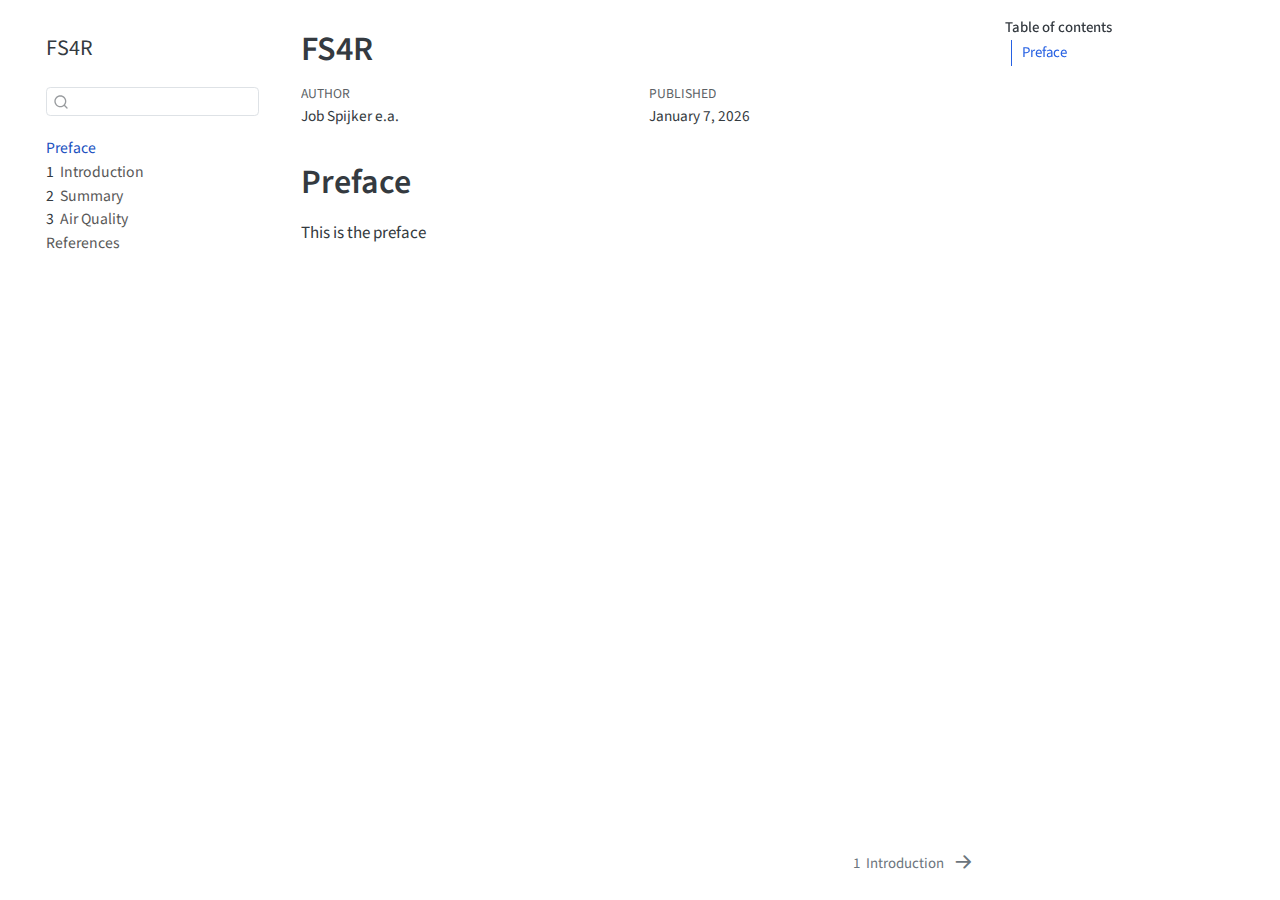
<file: index.html>
<!DOCTYPE html>
<html xmlns="http://www.w3.org/1999/xhtml" lang="en" xml:lang="en"><head>

<meta charset="utf-8">
<meta name="generator" content="quarto-1.8.26">

<meta name="viewport" content="width=device-width, initial-scale=1.0, user-scalable=yes">

<meta name="author" content="Job Spijker e.a.">
<meta name="dcterms.date" content="2026-01-07">

<title>FS4R</title>
<style>
code{white-space: pre-wrap;}
span.smallcaps{font-variant: small-caps;}
div.columns{display: flex; gap: min(4vw, 1.5em);}
div.column{flex: auto; overflow-x: auto;}
div.hanging-indent{margin-left: 1.5em; text-indent: -1.5em;}
ul.task-list{list-style: none;}
ul.task-list li input[type="checkbox"] {
  width: 0.8em;
  margin: 0 0.8em 0.2em -1em; /* quarto-specific, see https://github.com/quarto-dev/quarto-cli/issues/4556 */ 
  vertical-align: middle;
}
</style>


<script src="site_libs/quarto-nav/quarto-nav.js"></script>
<script src="site_libs/quarto-nav/headroom.min.js"></script>
<script src="site_libs/clipboard/clipboard.min.js"></script>
<script src="site_libs/quarto-search/autocomplete.umd.js"></script>
<script src="site_libs/quarto-search/fuse.min.js"></script>
<script src="site_libs/quarto-search/quarto-search.js"></script>
<meta name="quarto:offset" content="./">
<link href="./intro.html" rel="next">
<script src="site_libs/quarto-html/quarto.js" type="module"></script>
<script src="site_libs/quarto-html/tabsets/tabsets.js" type="module"></script>
<script src="site_libs/quarto-html/axe/axe-check.js" type="module"></script>
<script src="site_libs/quarto-html/popper.min.js"></script>
<script src="site_libs/quarto-html/tippy.umd.min.js"></script>
<script src="site_libs/quarto-html/anchor.min.js"></script>
<link href="site_libs/quarto-html/tippy.css" rel="stylesheet">
<link href="site_libs/quarto-html/quarto-syntax-highlighting-587c61ba64f3a5504c4d52d930310e48.css" rel="stylesheet" id="quarto-text-highlighting-styles">
<script src="site_libs/bootstrap/bootstrap.min.js"></script>
<link href="site_libs/bootstrap/bootstrap-icons.css" rel="stylesheet">
<link href="site_libs/bootstrap/bootstrap-0dd2bd5de344125cf763a379ddc3eb04.min.css" rel="stylesheet" append-hash="true" id="quarto-bootstrap" data-mode="light">
<script id="quarto-search-options" type="application/json">{
  "location": "sidebar",
  "copy-button": false,
  "collapse-after": 3,
  "panel-placement": "start",
  "type": "textbox",
  "limit": 50,
  "keyboard-shortcut": [
    "f",
    "/",
    "s"
  ],
  "show-item-context": false,
  "language": {
    "search-no-results-text": "No results",
    "search-matching-documents-text": "matching documents",
    "search-copy-link-title": "Copy link to search",
    "search-hide-matches-text": "Hide additional matches",
    "search-more-match-text": "more match in this document",
    "search-more-matches-text": "more matches in this document",
    "search-clear-button-title": "Clear",
    "search-text-placeholder": "",
    "search-detached-cancel-button-title": "Cancel",
    "search-submit-button-title": "Submit",
    "search-label": "Search"
  }
}</script>


</head>

<body class="nav-sidebar floating quarto-light">

<div id="quarto-search-results"></div>
  <header id="quarto-header" class="headroom fixed-top">
  <nav class="quarto-secondary-nav">
    <div class="container-fluid d-flex">
      <button type="button" class="quarto-btn-toggle btn" data-bs-toggle="collapse" role="button" data-bs-target=".quarto-sidebar-collapse-item" aria-controls="quarto-sidebar" aria-expanded="false" aria-label="Toggle sidebar navigation" onclick="if (window.quartoToggleHeadroom) { window.quartoToggleHeadroom(); }">
        <i class="bi bi-layout-text-sidebar-reverse"></i>
      </button>
        <nav class="quarto-page-breadcrumbs" aria-label="breadcrumb"><ol class="breadcrumb"><li class="breadcrumb-item"><a href="./index.html">Preface</a></li></ol></nav>
        <a class="flex-grow-1" role="navigation" data-bs-toggle="collapse" data-bs-target=".quarto-sidebar-collapse-item" aria-controls="quarto-sidebar" aria-expanded="false" aria-label="Toggle sidebar navigation" onclick="if (window.quartoToggleHeadroom) { window.quartoToggleHeadroom(); }">      
        </a>
      <button type="button" class="btn quarto-search-button" aria-label="Search" onclick="window.quartoOpenSearch();">
        <i class="bi bi-search"></i>
      </button>
    </div>
  </nav>
</header>
<!-- content -->
<div id="quarto-content" class="quarto-container page-columns page-rows-contents page-layout-article">
<!-- sidebar -->
  <nav id="quarto-sidebar" class="sidebar collapse collapse-horizontal quarto-sidebar-collapse-item sidebar-navigation floating overflow-auto">
    <div class="pt-lg-2 mt-2 text-left sidebar-header">
    <div class="sidebar-title mb-0 py-0">
      <a href="./">FS4R</a> 
    </div>
      </div>
        <div class="mt-2 flex-shrink-0 align-items-center">
        <div class="sidebar-search">
        <div id="quarto-search" class="" title="Search"></div>
        </div>
        </div>
    <div class="sidebar-menu-container"> 
    <ul class="list-unstyled mt-1">
        <li class="sidebar-item">
  <div class="sidebar-item-container"> 
  <a href="./index.html" class="sidebar-item-text sidebar-link active">
 <span class="menu-text">Preface</span></a>
  </div>
</li>
        <li class="sidebar-item">
  <div class="sidebar-item-container"> 
  <a href="./intro.html" class="sidebar-item-text sidebar-link">
 <span class="menu-text"><span class="chapter-number">1</span>&nbsp; <span class="chapter-title">Introduction</span></span></a>
  </div>
</li>
        <li class="sidebar-item">
  <div class="sidebar-item-container"> 
  <a href="./summary.html" class="sidebar-item-text sidebar-link">
 <span class="menu-text"><span class="chapter-number">2</span>&nbsp; <span class="chapter-title">Summary</span></span></a>
  </div>
</li>
        <li class="sidebar-item">
  <div class="sidebar-item-container"> 
  <a href="./00-chapter.html" class="sidebar-item-text sidebar-link">
 <span class="menu-text"><span class="chapter-number">3</span>&nbsp; <span class="chapter-title">Air Quality</span></span></a>
  </div>
</li>
        <li class="sidebar-item">
  <div class="sidebar-item-container"> 
  <a href="./references.html" class="sidebar-item-text sidebar-link">
 <span class="menu-text">References</span></a>
  </div>
</li>
    </ul>
    </div>
</nav>
<div id="quarto-sidebar-glass" class="quarto-sidebar-collapse-item" data-bs-toggle="collapse" data-bs-target=".quarto-sidebar-collapse-item"></div>
<!-- margin-sidebar -->
    <div id="quarto-margin-sidebar" class="sidebar margin-sidebar">
        <nav id="TOC" role="doc-toc" class="toc-active">
    <h2 id="toc-title">Table of contents</h2>
   
  <ul>
  <li><a href="#preface" id="toc-preface" class="nav-link active" data-scroll-target="#preface">Preface</a></li>
  </ul>
</nav>
    </div>
<!-- main -->
<main class="content" id="quarto-document-content">

<header id="title-block-header" class="quarto-title-block default">
<div class="quarto-title">
<h1 class="title">FS4R</h1>
</div>



<div class="quarto-title-meta">

    <div>
    <div class="quarto-title-meta-heading">Author</div>
    <div class="quarto-title-meta-contents">
             <p>Job Spijker e.a. </p>
          </div>
  </div>
    
    <div>
    <div class="quarto-title-meta-heading">Published</div>
    <div class="quarto-title-meta-contents">
      <p class="date">January 7, 2026</p>
    </div>
  </div>
  
    
  </div>
  


</header>


<section id="preface" class="level1 unnumbered">
<h1 class="unnumbered">Preface</h1>
<p>This is the preface</p>


</section>

</main> <!-- /main -->
<script id="quarto-html-after-body" type="application/javascript">
  window.document.addEventListener("DOMContentLoaded", function (event) {
    const icon = "";
    const anchorJS = new window.AnchorJS();
    anchorJS.options = {
      placement: 'right',
      icon: icon
    };
    anchorJS.add('.anchored');
    const isCodeAnnotation = (el) => {
      for (const clz of el.classList) {
        if (clz.startsWith('code-annotation-')) {                     
          return true;
        }
      }
      return false;
    }
    const onCopySuccess = function(e) {
      // button target
      const button = e.trigger;
      // don't keep focus
      button.blur();
      // flash "checked"
      button.classList.add('code-copy-button-checked');
      var currentTitle = button.getAttribute("title");
      button.setAttribute("title", "Copied!");
      let tooltip;
      if (window.bootstrap) {
        button.setAttribute("data-bs-toggle", "tooltip");
        button.setAttribute("data-bs-placement", "left");
        button.setAttribute("data-bs-title", "Copied!");
        tooltip = new bootstrap.Tooltip(button, 
          { trigger: "manual", 
            customClass: "code-copy-button-tooltip",
            offset: [0, -8]});
        tooltip.show();    
      }
      setTimeout(function() {
        if (tooltip) {
          tooltip.hide();
          button.removeAttribute("data-bs-title");
          button.removeAttribute("data-bs-toggle");
          button.removeAttribute("data-bs-placement");
        }
        button.setAttribute("title", currentTitle);
        button.classList.remove('code-copy-button-checked');
      }, 1000);
      // clear code selection
      e.clearSelection();
    }
    const getTextToCopy = function(trigger) {
      const outerScaffold = trigger.parentElement.cloneNode(true);
      const codeEl = outerScaffold.querySelector('code');
      for (const childEl of codeEl.children) {
        if (isCodeAnnotation(childEl)) {
          childEl.remove();
        }
      }
      return codeEl.innerText;
    }
    const clipboard = new window.ClipboardJS('.code-copy-button:not([data-in-quarto-modal])', {
      text: getTextToCopy
    });
    clipboard.on('success', onCopySuccess);
    if (window.document.getElementById('quarto-embedded-source-code-modal')) {
      const clipboardModal = new window.ClipboardJS('.code-copy-button[data-in-quarto-modal]', {
        text: getTextToCopy,
        container: window.document.getElementById('quarto-embedded-source-code-modal')
      });
      clipboardModal.on('success', onCopySuccess);
    }
      var localhostRegex = new RegExp(/^(?:http|https):\/\/localhost\:?[0-9]*\//);
      var mailtoRegex = new RegExp(/^mailto:/);
        var filterRegex = new RegExp('/' + window.location.host + '/');
      var isInternal = (href) => {
          return filterRegex.test(href) || localhostRegex.test(href) || mailtoRegex.test(href);
      }
      // Inspect non-navigation links and adorn them if external
     var links = window.document.querySelectorAll('a[href]:not(.nav-link):not(.navbar-brand):not(.toc-action):not(.sidebar-link):not(.sidebar-item-toggle):not(.pagination-link):not(.no-external):not([aria-hidden]):not(.dropdown-item):not(.quarto-navigation-tool):not(.about-link)');
      for (var i=0; i<links.length; i++) {
        const link = links[i];
        if (!isInternal(link.href)) {
          // undo the damage that might have been done by quarto-nav.js in the case of
          // links that we want to consider external
          if (link.dataset.originalHref !== undefined) {
            link.href = link.dataset.originalHref;
          }
        }
      }
    function tippyHover(el, contentFn, onTriggerFn, onUntriggerFn) {
      const config = {
        allowHTML: true,
        maxWidth: 500,
        delay: 100,
        arrow: false,
        appendTo: function(el) {
            return el.parentElement;
        },
        interactive: true,
        interactiveBorder: 10,
        theme: 'quarto',
        placement: 'bottom-start',
      };
      if (contentFn) {
        config.content = contentFn;
      }
      if (onTriggerFn) {
        config.onTrigger = onTriggerFn;
      }
      if (onUntriggerFn) {
        config.onUntrigger = onUntriggerFn;
      }
      window.tippy(el, config); 
    }
    const noterefs = window.document.querySelectorAll('a[role="doc-noteref"]');
    for (var i=0; i<noterefs.length; i++) {
      const ref = noterefs[i];
      tippyHover(ref, function() {
        // use id or data attribute instead here
        let href = ref.getAttribute('data-footnote-href') || ref.getAttribute('href');
        try { href = new URL(href).hash; } catch {}
        const id = href.replace(/^#\/?/, "");
        const note = window.document.getElementById(id);
        if (note) {
          return note.innerHTML;
        } else {
          return "";
        }
      });
    }
    const xrefs = window.document.querySelectorAll('a.quarto-xref');
    const processXRef = (id, note) => {
      // Strip column container classes
      const stripColumnClz = (el) => {
        el.classList.remove("page-full", "page-columns");
        if (el.children) {
          for (const child of el.children) {
            stripColumnClz(child);
          }
        }
      }
      stripColumnClz(note)
      if (id === null || id.startsWith('sec-')) {
        // Special case sections, only their first couple elements
        const container = document.createElement("div");
        if (note.children && note.children.length > 2) {
          container.appendChild(note.children[0].cloneNode(true));
          for (let i = 1; i < note.children.length; i++) {
            const child = note.children[i];
            if (child.tagName === "P" && child.innerText === "") {
              continue;
            } else {
              container.appendChild(child.cloneNode(true));
              break;
            }
          }
          if (window.Quarto?.typesetMath) {
            window.Quarto.typesetMath(container);
          }
          return container.innerHTML
        } else {
          if (window.Quarto?.typesetMath) {
            window.Quarto.typesetMath(note);
          }
          return note.innerHTML;
        }
      } else {
        // Remove any anchor links if they are present
        const anchorLink = note.querySelector('a.anchorjs-link');
        if (anchorLink) {
          anchorLink.remove();
        }
        if (window.Quarto?.typesetMath) {
          window.Quarto.typesetMath(note);
        }
        if (note.classList.contains("callout")) {
          return note.outerHTML;
        } else {
          return note.innerHTML;
        }
      }
    }
    for (var i=0; i<xrefs.length; i++) {
      const xref = xrefs[i];
      tippyHover(xref, undefined, function(instance) {
        instance.disable();
        let url = xref.getAttribute('href');
        let hash = undefined; 
        if (url.startsWith('#')) {
          hash = url;
        } else {
          try { hash = new URL(url).hash; } catch {}
        }
        if (hash) {
          const id = hash.replace(/^#\/?/, "");
          const note = window.document.getElementById(id);
          if (note !== null) {
            try {
              const html = processXRef(id, note.cloneNode(true));
              instance.setContent(html);
            } finally {
              instance.enable();
              instance.show();
            }
          } else {
            // See if we can fetch this
            fetch(url.split('#')[0])
            .then(res => res.text())
            .then(html => {
              const parser = new DOMParser();
              const htmlDoc = parser.parseFromString(html, "text/html");
              const note = htmlDoc.getElementById(id);
              if (note !== null) {
                const html = processXRef(id, note);
                instance.setContent(html);
              } 
            }).finally(() => {
              instance.enable();
              instance.show();
            });
          }
        } else {
          // See if we can fetch a full url (with no hash to target)
          // This is a special case and we should probably do some content thinning / targeting
          fetch(url)
          .then(res => res.text())
          .then(html => {
            const parser = new DOMParser();
            const htmlDoc = parser.parseFromString(html, "text/html");
            const note = htmlDoc.querySelector('main.content');
            if (note !== null) {
              // This should only happen for chapter cross references
              // (since there is no id in the URL)
              // remove the first header
              if (note.children.length > 0 && note.children[0].tagName === "HEADER") {
                note.children[0].remove();
              }
              const html = processXRef(null, note);
              instance.setContent(html);
            } 
          }).finally(() => {
            instance.enable();
            instance.show();
          });
        }
      }, function(instance) {
      });
    }
        let selectedAnnoteEl;
        const selectorForAnnotation = ( cell, annotation) => {
          let cellAttr = 'data-code-cell="' + cell + '"';
          let lineAttr = 'data-code-annotation="' +  annotation + '"';
          const selector = 'span[' + cellAttr + '][' + lineAttr + ']';
          return selector;
        }
        const selectCodeLines = (annoteEl) => {
          const doc = window.document;
          const targetCell = annoteEl.getAttribute("data-target-cell");
          const targetAnnotation = annoteEl.getAttribute("data-target-annotation");
          const annoteSpan = window.document.querySelector(selectorForAnnotation(targetCell, targetAnnotation));
          const lines = annoteSpan.getAttribute("data-code-lines").split(",");
          const lineIds = lines.map((line) => {
            return targetCell + "-" + line;
          })
          let top = null;
          let height = null;
          let parent = null;
          if (lineIds.length > 0) {
              //compute the position of the single el (top and bottom and make a div)
              const el = window.document.getElementById(lineIds[0]);
              top = el.offsetTop;
              height = el.offsetHeight;
              parent = el.parentElement.parentElement;
            if (lineIds.length > 1) {
              const lastEl = window.document.getElementById(lineIds[lineIds.length - 1]);
              const bottom = lastEl.offsetTop + lastEl.offsetHeight;
              height = bottom - top;
            }
            if (top !== null && height !== null && parent !== null) {
              // cook up a div (if necessary) and position it 
              let div = window.document.getElementById("code-annotation-line-highlight");
              if (div === null) {
                div = window.document.createElement("div");
                div.setAttribute("id", "code-annotation-line-highlight");
                div.style.position = 'absolute';
                parent.appendChild(div);
              }
              div.style.top = top - 2 + "px";
              div.style.height = height + 4 + "px";
              div.style.left = 0;
              let gutterDiv = window.document.getElementById("code-annotation-line-highlight-gutter");
              if (gutterDiv === null) {
                gutterDiv = window.document.createElement("div");
                gutterDiv.setAttribute("id", "code-annotation-line-highlight-gutter");
                gutterDiv.style.position = 'absolute';
                const codeCell = window.document.getElementById(targetCell);
                const gutter = codeCell.querySelector('.code-annotation-gutter');
                gutter.appendChild(gutterDiv);
              }
              gutterDiv.style.top = top - 2 + "px";
              gutterDiv.style.height = height + 4 + "px";
            }
            selectedAnnoteEl = annoteEl;
          }
        };
        const unselectCodeLines = () => {
          const elementsIds = ["code-annotation-line-highlight", "code-annotation-line-highlight-gutter"];
          elementsIds.forEach((elId) => {
            const div = window.document.getElementById(elId);
            if (div) {
              div.remove();
            }
          });
          selectedAnnoteEl = undefined;
        };
          // Handle positioning of the toggle
      window.addEventListener(
        "resize",
        throttle(() => {
          elRect = undefined;
          if (selectedAnnoteEl) {
            selectCodeLines(selectedAnnoteEl);
          }
        }, 10)
      );
      function throttle(fn, ms) {
      let throttle = false;
      let timer;
        return (...args) => {
          if(!throttle) { // first call gets through
              fn.apply(this, args);
              throttle = true;
          } else { // all the others get throttled
              if(timer) clearTimeout(timer); // cancel #2
              timer = setTimeout(() => {
                fn.apply(this, args);
                timer = throttle = false;
              }, ms);
          }
        };
      }
        // Attach click handler to the DT
        const annoteDls = window.document.querySelectorAll('dt[data-target-cell]');
        for (const annoteDlNode of annoteDls) {
          annoteDlNode.addEventListener('click', (event) => {
            const clickedEl = event.target;
            if (clickedEl !== selectedAnnoteEl) {
              unselectCodeLines();
              const activeEl = window.document.querySelector('dt[data-target-cell].code-annotation-active');
              if (activeEl) {
                activeEl.classList.remove('code-annotation-active');
              }
              selectCodeLines(clickedEl);
              clickedEl.classList.add('code-annotation-active');
            } else {
              // Unselect the line
              unselectCodeLines();
              clickedEl.classList.remove('code-annotation-active');
            }
          });
        }
    const findCites = (el) => {
      const parentEl = el.parentElement;
      if (parentEl) {
        const cites = parentEl.dataset.cites;
        if (cites) {
          return {
            el,
            cites: cites.split(' ')
          };
        } else {
          return findCites(el.parentElement)
        }
      } else {
        return undefined;
      }
    };
    var bibliorefs = window.document.querySelectorAll('a[role="doc-biblioref"]');
    for (var i=0; i<bibliorefs.length; i++) {
      const ref = bibliorefs[i];
      const citeInfo = findCites(ref);
      if (citeInfo) {
        tippyHover(citeInfo.el, function() {
          var popup = window.document.createElement('div');
          citeInfo.cites.forEach(function(cite) {
            var citeDiv = window.document.createElement('div');
            citeDiv.classList.add('hanging-indent');
            citeDiv.classList.add('csl-entry');
            var biblioDiv = window.document.getElementById('ref-' + cite);
            if (biblioDiv) {
              citeDiv.innerHTML = biblioDiv.innerHTML;
            }
            popup.appendChild(citeDiv);
          });
          return popup.innerHTML;
        });
      }
    }
  });
  </script>
<nav class="page-navigation">
  <div class="nav-page nav-page-previous">
  </div>
  <div class="nav-page nav-page-next">
      <a href="./intro.html" class="pagination-link" aria-label="Introduction">
        <span class="nav-page-text"><span class="chapter-number">1</span>&nbsp; <span class="chapter-title">Introduction</span></span> <i class="bi bi-arrow-right-short"></i>
      </a>
  </div>
</nav>
</div> <!-- /content -->




</body></html>
</file>
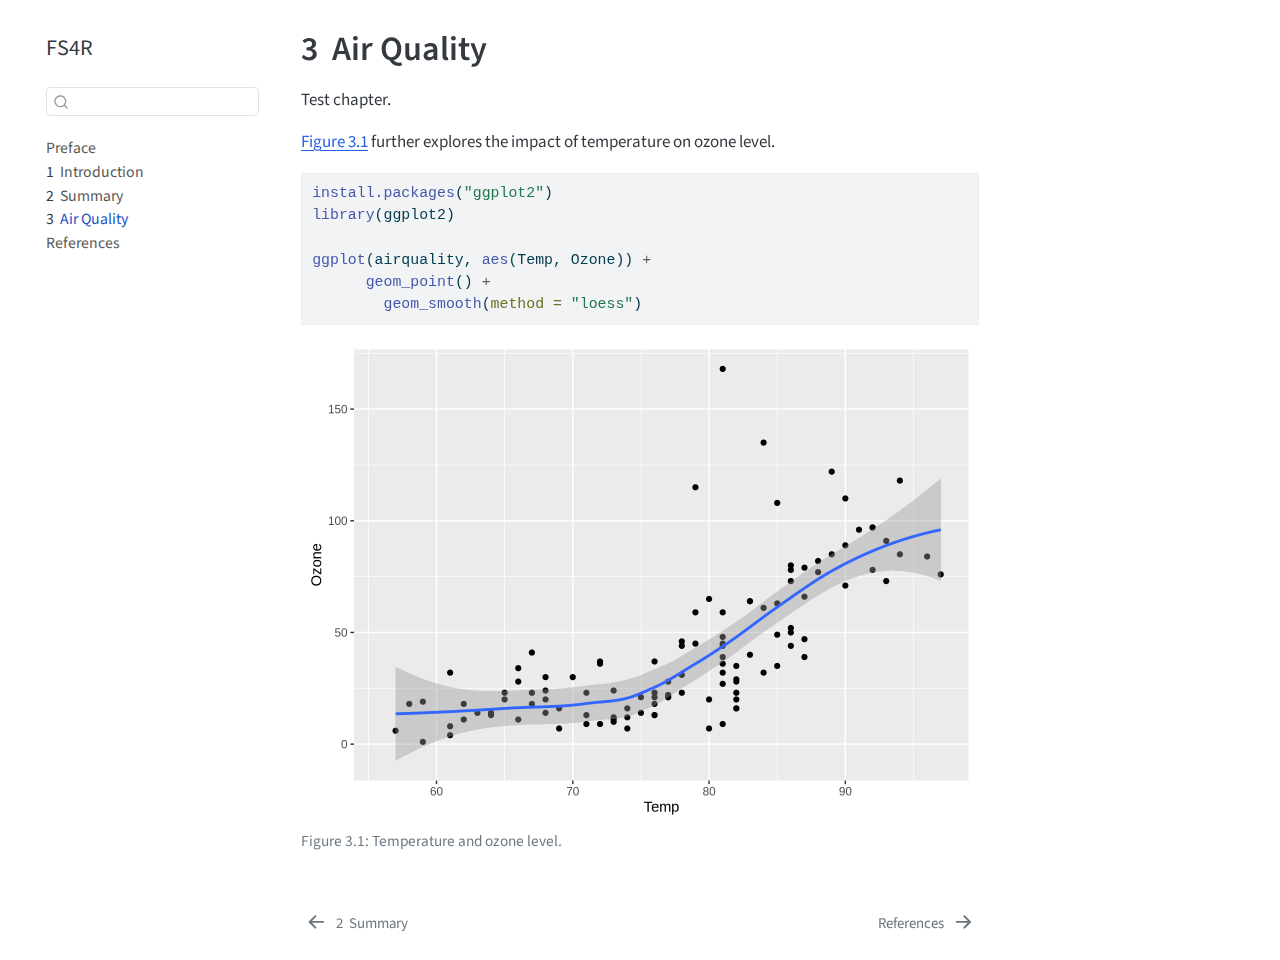
<file: 00-chapter.html>
<!DOCTYPE html>
<html xmlns="http://www.w3.org/1999/xhtml" lang="en" xml:lang="en"><head>

<meta charset="utf-8">
<meta name="generator" content="quarto-1.8.26">

<meta name="viewport" content="width=device-width, initial-scale=1.0, user-scalable=yes">


<title>3&nbsp; Air Quality – FS4R</title>
<style>
code{white-space: pre-wrap;}
span.smallcaps{font-variant: small-caps;}
div.columns{display: flex; gap: min(4vw, 1.5em);}
div.column{flex: auto; overflow-x: auto;}
div.hanging-indent{margin-left: 1.5em; text-indent: -1.5em;}
ul.task-list{list-style: none;}
ul.task-list li input[type="checkbox"] {
  width: 0.8em;
  margin: 0 0.8em 0.2em -1em; /* quarto-specific, see https://github.com/quarto-dev/quarto-cli/issues/4556 */ 
  vertical-align: middle;
}
/* CSS for syntax highlighting */
html { -webkit-text-size-adjust: 100%; }
pre > code.sourceCode { white-space: pre; position: relative; }
pre > code.sourceCode > span { display: inline-block; line-height: 1.25; }
pre > code.sourceCode > span:empty { height: 1.2em; }
.sourceCode { overflow: visible; }
code.sourceCode > span { color: inherit; text-decoration: inherit; }
div.sourceCode { margin: 1em 0; }
pre.sourceCode { margin: 0; }
@media screen {
div.sourceCode { overflow: auto; }
}
@media print {
pre > code.sourceCode { white-space: pre-wrap; }
pre > code.sourceCode > span { text-indent: -5em; padding-left: 5em; }
}
pre.numberSource code
  { counter-reset: source-line 0; }
pre.numberSource code > span
  { position: relative; left: -4em; counter-increment: source-line; }
pre.numberSource code > span > a:first-child::before
  { content: counter(source-line);
    position: relative; left: -1em; text-align: right; vertical-align: baseline;
    border: none; display: inline-block;
    -webkit-touch-callout: none; -webkit-user-select: none;
    -khtml-user-select: none; -moz-user-select: none;
    -ms-user-select: none; user-select: none;
    padding: 0 4px; width: 4em;
  }
pre.numberSource { margin-left: 3em;  padding-left: 4px; }
div.sourceCode
  {   }
@media screen {
pre > code.sourceCode > span > a:first-child::before { text-decoration: underline; }
}
</style>


<script src="site_libs/quarto-nav/quarto-nav.js"></script>
<script src="site_libs/quarto-nav/headroom.min.js"></script>
<script src="site_libs/clipboard/clipboard.min.js"></script>
<script src="site_libs/quarto-search/autocomplete.umd.js"></script>
<script src="site_libs/quarto-search/fuse.min.js"></script>
<script src="site_libs/quarto-search/quarto-search.js"></script>
<meta name="quarto:offset" content="./">
<link href="./references.html" rel="next">
<link href="./summary.html" rel="prev">
<script src="site_libs/quarto-html/quarto.js" type="module"></script>
<script src="site_libs/quarto-html/tabsets/tabsets.js" type="module"></script>
<script src="site_libs/quarto-html/axe/axe-check.js" type="module"></script>
<script src="site_libs/quarto-html/popper.min.js"></script>
<script src="site_libs/quarto-html/tippy.umd.min.js"></script>
<script src="site_libs/quarto-html/anchor.min.js"></script>
<link href="site_libs/quarto-html/tippy.css" rel="stylesheet">
<link href="site_libs/quarto-html/quarto-syntax-highlighting-587c61ba64f3a5504c4d52d930310e48.css" rel="stylesheet" id="quarto-text-highlighting-styles">
<script src="site_libs/bootstrap/bootstrap.min.js"></script>
<link href="site_libs/bootstrap/bootstrap-icons.css" rel="stylesheet">
<link href="site_libs/bootstrap/bootstrap-0dd2bd5de344125cf763a379ddc3eb04.min.css" rel="stylesheet" append-hash="true" id="quarto-bootstrap" data-mode="light">
<script id="quarto-search-options" type="application/json">{
  "location": "sidebar",
  "copy-button": false,
  "collapse-after": 3,
  "panel-placement": "start",
  "type": "textbox",
  "limit": 50,
  "keyboard-shortcut": [
    "f",
    "/",
    "s"
  ],
  "show-item-context": false,
  "language": {
    "search-no-results-text": "No results",
    "search-matching-documents-text": "matching documents",
    "search-copy-link-title": "Copy link to search",
    "search-hide-matches-text": "Hide additional matches",
    "search-more-match-text": "more match in this document",
    "search-more-matches-text": "more matches in this document",
    "search-clear-button-title": "Clear",
    "search-text-placeholder": "",
    "search-detached-cancel-button-title": "Cancel",
    "search-submit-button-title": "Submit",
    "search-label": "Search"
  }
}</script>


</head>

<body class="nav-sidebar floating quarto-light">

<div id="quarto-search-results"></div>
  <header id="quarto-header" class="headroom fixed-top">
  <nav class="quarto-secondary-nav">
    <div class="container-fluid d-flex">
      <button type="button" class="quarto-btn-toggle btn" data-bs-toggle="collapse" role="button" data-bs-target=".quarto-sidebar-collapse-item" aria-controls="quarto-sidebar" aria-expanded="false" aria-label="Toggle sidebar navigation" onclick="if (window.quartoToggleHeadroom) { window.quartoToggleHeadroom(); }">
        <i class="bi bi-layout-text-sidebar-reverse"></i>
      </button>
        <nav class="quarto-page-breadcrumbs" aria-label="breadcrumb"><ol class="breadcrumb"><li class="breadcrumb-item"><a href="./00-chapter.html"><span class="chapter-number">3</span>&nbsp; <span class="chapter-title">Air Quality</span></a></li></ol></nav>
        <a class="flex-grow-1" role="navigation" data-bs-toggle="collapse" data-bs-target=".quarto-sidebar-collapse-item" aria-controls="quarto-sidebar" aria-expanded="false" aria-label="Toggle sidebar navigation" onclick="if (window.quartoToggleHeadroom) { window.quartoToggleHeadroom(); }">      
        </a>
      <button type="button" class="btn quarto-search-button" aria-label="Search" onclick="window.quartoOpenSearch();">
        <i class="bi bi-search"></i>
      </button>
    </div>
  </nav>
</header>
<!-- content -->
<div id="quarto-content" class="quarto-container page-columns page-rows-contents page-layout-article">
<!-- sidebar -->
  <nav id="quarto-sidebar" class="sidebar collapse collapse-horizontal quarto-sidebar-collapse-item sidebar-navigation floating overflow-auto">
    <div class="pt-lg-2 mt-2 text-left sidebar-header">
    <div class="sidebar-title mb-0 py-0">
      <a href="./">FS4R</a> 
    </div>
      </div>
        <div class="mt-2 flex-shrink-0 align-items-center">
        <div class="sidebar-search">
        <div id="quarto-search" class="" title="Search"></div>
        </div>
        </div>
    <div class="sidebar-menu-container"> 
    <ul class="list-unstyled mt-1">
        <li class="sidebar-item">
  <div class="sidebar-item-container"> 
  <a href="./index.html" class="sidebar-item-text sidebar-link">
 <span class="menu-text">Preface</span></a>
  </div>
</li>
        <li class="sidebar-item">
  <div class="sidebar-item-container"> 
  <a href="./intro.html" class="sidebar-item-text sidebar-link">
 <span class="menu-text"><span class="chapter-number">1</span>&nbsp; <span class="chapter-title">Introduction</span></span></a>
  </div>
</li>
        <li class="sidebar-item">
  <div class="sidebar-item-container"> 
  <a href="./summary.html" class="sidebar-item-text sidebar-link">
 <span class="menu-text"><span class="chapter-number">2</span>&nbsp; <span class="chapter-title">Summary</span></span></a>
  </div>
</li>
        <li class="sidebar-item">
  <div class="sidebar-item-container"> 
  <a href="./00-chapter.html" class="sidebar-item-text sidebar-link active">
 <span class="menu-text"><span class="chapter-number">3</span>&nbsp; <span class="chapter-title">Air Quality</span></span></a>
  </div>
</li>
        <li class="sidebar-item">
  <div class="sidebar-item-container"> 
  <a href="./references.html" class="sidebar-item-text sidebar-link">
 <span class="menu-text">References</span></a>
  </div>
</li>
    </ul>
    </div>
</nav>
<div id="quarto-sidebar-glass" class="quarto-sidebar-collapse-item" data-bs-toggle="collapse" data-bs-target=".quarto-sidebar-collapse-item"></div>
<!-- margin-sidebar -->
    <div id="quarto-margin-sidebar" class="sidebar margin-sidebar zindex-bottom">
        
    </div>
<!-- main -->
<main class="content" id="quarto-document-content">

<header id="title-block-header" class="quarto-title-block default">
<div class="quarto-title">
<h1 class="title"><span class="chapter-number">3</span>&nbsp; <span class="chapter-title">Air Quality</span></h1>
</div>



<div class="quarto-title-meta">

    
  
    
  </div>
  


</header>


<p>Test chapter.</p>
<p><a href="#fig-airquality" class="quarto-xref">Figure&nbsp;<span>3.1</span></a> further explores the impact of temperature on ozone level.</p>
<div class="cell">
<div class="code-copy-outer-scaffold"><div class="sourceCode cell-code" id="cb1"><pre class="sourceCode r code-with-copy"><code class="sourceCode r"><span id="cb1-1"><a href="#cb1-1" aria-hidden="true" tabindex="-1"></a><span class="fu">install.packages</span>(<span class="st">"ggplot2"</span>)</span>
<span id="cb1-2"><a href="#cb1-2" aria-hidden="true" tabindex="-1"></a><span class="fu">library</span>(ggplot2)</span>
<span id="cb1-3"><a href="#cb1-3" aria-hidden="true" tabindex="-1"></a></span>
<span id="cb1-4"><a href="#cb1-4" aria-hidden="true" tabindex="-1"></a><span class="fu">ggplot</span>(airquality, <span class="fu">aes</span>(Temp, Ozone)) <span class="sc">+</span> </span>
<span id="cb1-5"><a href="#cb1-5" aria-hidden="true" tabindex="-1"></a>      <span class="fu">geom_point</span>() <span class="sc">+</span> </span>
<span id="cb1-6"><a href="#cb1-6" aria-hidden="true" tabindex="-1"></a>        <span class="fu">geom_smooth</span>(<span class="at">method =</span> <span class="st">"loess"</span>)</span></code></pre></div><button title="Copy to Clipboard" class="code-copy-button"><i class="bi"></i></button></div>
<div class="cell-output-display">
<div id="fig-airquality" class="quarto-float quarto-figure quarto-figure-center anchored">
<figure class="quarto-float quarto-float-fig figure">
<div aria-describedby="fig-airquality-caption-0ceaefa1-69ba-4598-a22c-09a6ac19f8ca">
<img src="00-chapter_files/figure-html/fig-airquality-1.png" class="img-fluid figure-img" width="672">
</div>
<figcaption class="quarto-float-caption-bottom quarto-float-caption quarto-float-fig" id="fig-airquality-caption-0ceaefa1-69ba-4598-a22c-09a6ac19f8ca">
Figure&nbsp;3.1: Temperature and ozone level.
</figcaption>
</figure>
</div>
</div>
</div>



</main> <!-- /main -->
<script id="quarto-html-after-body" type="application/javascript">
  window.document.addEventListener("DOMContentLoaded", function (event) {
    const icon = "";
    const anchorJS = new window.AnchorJS();
    anchorJS.options = {
      placement: 'right',
      icon: icon
    };
    anchorJS.add('.anchored');
    const isCodeAnnotation = (el) => {
      for (const clz of el.classList) {
        if (clz.startsWith('code-annotation-')) {                     
          return true;
        }
      }
      return false;
    }
    const onCopySuccess = function(e) {
      // button target
      const button = e.trigger;
      // don't keep focus
      button.blur();
      // flash "checked"
      button.classList.add('code-copy-button-checked');
      var currentTitle = button.getAttribute("title");
      button.setAttribute("title", "Copied!");
      let tooltip;
      if (window.bootstrap) {
        button.setAttribute("data-bs-toggle", "tooltip");
        button.setAttribute("data-bs-placement", "left");
        button.setAttribute("data-bs-title", "Copied!");
        tooltip = new bootstrap.Tooltip(button, 
          { trigger: "manual", 
            customClass: "code-copy-button-tooltip",
            offset: [0, -8]});
        tooltip.show();    
      }
      setTimeout(function() {
        if (tooltip) {
          tooltip.hide();
          button.removeAttribute("data-bs-title");
          button.removeAttribute("data-bs-toggle");
          button.removeAttribute("data-bs-placement");
        }
        button.setAttribute("title", currentTitle);
        button.classList.remove('code-copy-button-checked');
      }, 1000);
      // clear code selection
      e.clearSelection();
    }
    const getTextToCopy = function(trigger) {
      const outerScaffold = trigger.parentElement.cloneNode(true);
      const codeEl = outerScaffold.querySelector('code');
      for (const childEl of codeEl.children) {
        if (isCodeAnnotation(childEl)) {
          childEl.remove();
        }
      }
      return codeEl.innerText;
    }
    const clipboard = new window.ClipboardJS('.code-copy-button:not([data-in-quarto-modal])', {
      text: getTextToCopy
    });
    clipboard.on('success', onCopySuccess);
    if (window.document.getElementById('quarto-embedded-source-code-modal')) {
      const clipboardModal = new window.ClipboardJS('.code-copy-button[data-in-quarto-modal]', {
        text: getTextToCopy,
        container: window.document.getElementById('quarto-embedded-source-code-modal')
      });
      clipboardModal.on('success', onCopySuccess);
    }
      var localhostRegex = new RegExp(/^(?:http|https):\/\/localhost\:?[0-9]*\//);
      var mailtoRegex = new RegExp(/^mailto:/);
        var filterRegex = new RegExp('/' + window.location.host + '/');
      var isInternal = (href) => {
          return filterRegex.test(href) || localhostRegex.test(href) || mailtoRegex.test(href);
      }
      // Inspect non-navigation links and adorn them if external
     var links = window.document.querySelectorAll('a[href]:not(.nav-link):not(.navbar-brand):not(.toc-action):not(.sidebar-link):not(.sidebar-item-toggle):not(.pagination-link):not(.no-external):not([aria-hidden]):not(.dropdown-item):not(.quarto-navigation-tool):not(.about-link)');
      for (var i=0; i<links.length; i++) {
        const link = links[i];
        if (!isInternal(link.href)) {
          // undo the damage that might have been done by quarto-nav.js in the case of
          // links that we want to consider external
          if (link.dataset.originalHref !== undefined) {
            link.href = link.dataset.originalHref;
          }
        }
      }
    function tippyHover(el, contentFn, onTriggerFn, onUntriggerFn) {
      const config = {
        allowHTML: true,
        maxWidth: 500,
        delay: 100,
        arrow: false,
        appendTo: function(el) {
            return el.parentElement;
        },
        interactive: true,
        interactiveBorder: 10,
        theme: 'quarto',
        placement: 'bottom-start',
      };
      if (contentFn) {
        config.content = contentFn;
      }
      if (onTriggerFn) {
        config.onTrigger = onTriggerFn;
      }
      if (onUntriggerFn) {
        config.onUntrigger = onUntriggerFn;
      }
      window.tippy(el, config); 
    }
    const noterefs = window.document.querySelectorAll('a[role="doc-noteref"]');
    for (var i=0; i<noterefs.length; i++) {
      const ref = noterefs[i];
      tippyHover(ref, function() {
        // use id or data attribute instead here
        let href = ref.getAttribute('data-footnote-href') || ref.getAttribute('href');
        try { href = new URL(href).hash; } catch {}
        const id = href.replace(/^#\/?/, "");
        const note = window.document.getElementById(id);
        if (note) {
          return note.innerHTML;
        } else {
          return "";
        }
      });
    }
    const xrefs = window.document.querySelectorAll('a.quarto-xref');
    const processXRef = (id, note) => {
      // Strip column container classes
      const stripColumnClz = (el) => {
        el.classList.remove("page-full", "page-columns");
        if (el.children) {
          for (const child of el.children) {
            stripColumnClz(child);
          }
        }
      }
      stripColumnClz(note)
      if (id === null || id.startsWith('sec-')) {
        // Special case sections, only their first couple elements
        const container = document.createElement("div");
        if (note.children && note.children.length > 2) {
          container.appendChild(note.children[0].cloneNode(true));
          for (let i = 1; i < note.children.length; i++) {
            const child = note.children[i];
            if (child.tagName === "P" && child.innerText === "") {
              continue;
            } else {
              container.appendChild(child.cloneNode(true));
              break;
            }
          }
          if (window.Quarto?.typesetMath) {
            window.Quarto.typesetMath(container);
          }
          return container.innerHTML
        } else {
          if (window.Quarto?.typesetMath) {
            window.Quarto.typesetMath(note);
          }
          return note.innerHTML;
        }
      } else {
        // Remove any anchor links if they are present
        const anchorLink = note.querySelector('a.anchorjs-link');
        if (anchorLink) {
          anchorLink.remove();
        }
        if (window.Quarto?.typesetMath) {
          window.Quarto.typesetMath(note);
        }
        if (note.classList.contains("callout")) {
          return note.outerHTML;
        } else {
          return note.innerHTML;
        }
      }
    }
    for (var i=0; i<xrefs.length; i++) {
      const xref = xrefs[i];
      tippyHover(xref, undefined, function(instance) {
        instance.disable();
        let url = xref.getAttribute('href');
        let hash = undefined; 
        if (url.startsWith('#')) {
          hash = url;
        } else {
          try { hash = new URL(url).hash; } catch {}
        }
        if (hash) {
          const id = hash.replace(/^#\/?/, "");
          const note = window.document.getElementById(id);
          if (note !== null) {
            try {
              const html = processXRef(id, note.cloneNode(true));
              instance.setContent(html);
            } finally {
              instance.enable();
              instance.show();
            }
          } else {
            // See if we can fetch this
            fetch(url.split('#')[0])
            .then(res => res.text())
            .then(html => {
              const parser = new DOMParser();
              const htmlDoc = parser.parseFromString(html, "text/html");
              const note = htmlDoc.getElementById(id);
              if (note !== null) {
                const html = processXRef(id, note);
                instance.setContent(html);
              } 
            }).finally(() => {
              instance.enable();
              instance.show();
            });
          }
        } else {
          // See if we can fetch a full url (with no hash to target)
          // This is a special case and we should probably do some content thinning / targeting
          fetch(url)
          .then(res => res.text())
          .then(html => {
            const parser = new DOMParser();
            const htmlDoc = parser.parseFromString(html, "text/html");
            const note = htmlDoc.querySelector('main.content');
            if (note !== null) {
              // This should only happen for chapter cross references
              // (since there is no id in the URL)
              // remove the first header
              if (note.children.length > 0 && note.children[0].tagName === "HEADER") {
                note.children[0].remove();
              }
              const html = processXRef(null, note);
              instance.setContent(html);
            } 
          }).finally(() => {
            instance.enable();
            instance.show();
          });
        }
      }, function(instance) {
      });
    }
        let selectedAnnoteEl;
        const selectorForAnnotation = ( cell, annotation) => {
          let cellAttr = 'data-code-cell="' + cell + '"';
          let lineAttr = 'data-code-annotation="' +  annotation + '"';
          const selector = 'span[' + cellAttr + '][' + lineAttr + ']';
          return selector;
        }
        const selectCodeLines = (annoteEl) => {
          const doc = window.document;
          const targetCell = annoteEl.getAttribute("data-target-cell");
          const targetAnnotation = annoteEl.getAttribute("data-target-annotation");
          const annoteSpan = window.document.querySelector(selectorForAnnotation(targetCell, targetAnnotation));
          const lines = annoteSpan.getAttribute("data-code-lines").split(",");
          const lineIds = lines.map((line) => {
            return targetCell + "-" + line;
          })
          let top = null;
          let height = null;
          let parent = null;
          if (lineIds.length > 0) {
              //compute the position of the single el (top and bottom and make a div)
              const el = window.document.getElementById(lineIds[0]);
              top = el.offsetTop;
              height = el.offsetHeight;
              parent = el.parentElement.parentElement;
            if (lineIds.length > 1) {
              const lastEl = window.document.getElementById(lineIds[lineIds.length - 1]);
              const bottom = lastEl.offsetTop + lastEl.offsetHeight;
              height = bottom - top;
            }
            if (top !== null && height !== null && parent !== null) {
              // cook up a div (if necessary) and position it 
              let div = window.document.getElementById("code-annotation-line-highlight");
              if (div === null) {
                div = window.document.createElement("div");
                div.setAttribute("id", "code-annotation-line-highlight");
                div.style.position = 'absolute';
                parent.appendChild(div);
              }
              div.style.top = top - 2 + "px";
              div.style.height = height + 4 + "px";
              div.style.left = 0;
              let gutterDiv = window.document.getElementById("code-annotation-line-highlight-gutter");
              if (gutterDiv === null) {
                gutterDiv = window.document.createElement("div");
                gutterDiv.setAttribute("id", "code-annotation-line-highlight-gutter");
                gutterDiv.style.position = 'absolute';
                const codeCell = window.document.getElementById(targetCell);
                const gutter = codeCell.querySelector('.code-annotation-gutter');
                gutter.appendChild(gutterDiv);
              }
              gutterDiv.style.top = top - 2 + "px";
              gutterDiv.style.height = height + 4 + "px";
            }
            selectedAnnoteEl = annoteEl;
          }
        };
        const unselectCodeLines = () => {
          const elementsIds = ["code-annotation-line-highlight", "code-annotation-line-highlight-gutter"];
          elementsIds.forEach((elId) => {
            const div = window.document.getElementById(elId);
            if (div) {
              div.remove();
            }
          });
          selectedAnnoteEl = undefined;
        };
          // Handle positioning of the toggle
      window.addEventListener(
        "resize",
        throttle(() => {
          elRect = undefined;
          if (selectedAnnoteEl) {
            selectCodeLines(selectedAnnoteEl);
          }
        }, 10)
      );
      function throttle(fn, ms) {
      let throttle = false;
      let timer;
        return (...args) => {
          if(!throttle) { // first call gets through
              fn.apply(this, args);
              throttle = true;
          } else { // all the others get throttled
              if(timer) clearTimeout(timer); // cancel #2
              timer = setTimeout(() => {
                fn.apply(this, args);
                timer = throttle = false;
              }, ms);
          }
        };
      }
        // Attach click handler to the DT
        const annoteDls = window.document.querySelectorAll('dt[data-target-cell]');
        for (const annoteDlNode of annoteDls) {
          annoteDlNode.addEventListener('click', (event) => {
            const clickedEl = event.target;
            if (clickedEl !== selectedAnnoteEl) {
              unselectCodeLines();
              const activeEl = window.document.querySelector('dt[data-target-cell].code-annotation-active');
              if (activeEl) {
                activeEl.classList.remove('code-annotation-active');
              }
              selectCodeLines(clickedEl);
              clickedEl.classList.add('code-annotation-active');
            } else {
              // Unselect the line
              unselectCodeLines();
              clickedEl.classList.remove('code-annotation-active');
            }
          });
        }
    const findCites = (el) => {
      const parentEl = el.parentElement;
      if (parentEl) {
        const cites = parentEl.dataset.cites;
        if (cites) {
          return {
            el,
            cites: cites.split(' ')
          };
        } else {
          return findCites(el.parentElement)
        }
      } else {
        return undefined;
      }
    };
    var bibliorefs = window.document.querySelectorAll('a[role="doc-biblioref"]');
    for (var i=0; i<bibliorefs.length; i++) {
      const ref = bibliorefs[i];
      const citeInfo = findCites(ref);
      if (citeInfo) {
        tippyHover(citeInfo.el, function() {
          var popup = window.document.createElement('div');
          citeInfo.cites.forEach(function(cite) {
            var citeDiv = window.document.createElement('div');
            citeDiv.classList.add('hanging-indent');
            citeDiv.classList.add('csl-entry');
            var biblioDiv = window.document.getElementById('ref-' + cite);
            if (biblioDiv) {
              citeDiv.innerHTML = biblioDiv.innerHTML;
            }
            popup.appendChild(citeDiv);
          });
          return popup.innerHTML;
        });
      }
    }
  });
  </script>
<nav class="page-navigation">
  <div class="nav-page nav-page-previous">
      <a href="./summary.html" class="pagination-link" aria-label="Summary">
        <i class="bi bi-arrow-left-short"></i> <span class="nav-page-text"><span class="chapter-number">2</span>&nbsp; <span class="chapter-title">Summary</span></span>
      </a>          
  </div>
  <div class="nav-page nav-page-next">
      <a href="./references.html" class="pagination-link" aria-label="References">
        <span class="nav-page-text">References</span> <i class="bi bi-arrow-right-short"></i>
      </a>
  </div>
</nav>
</div> <!-- /content -->




</body></html>
</file>
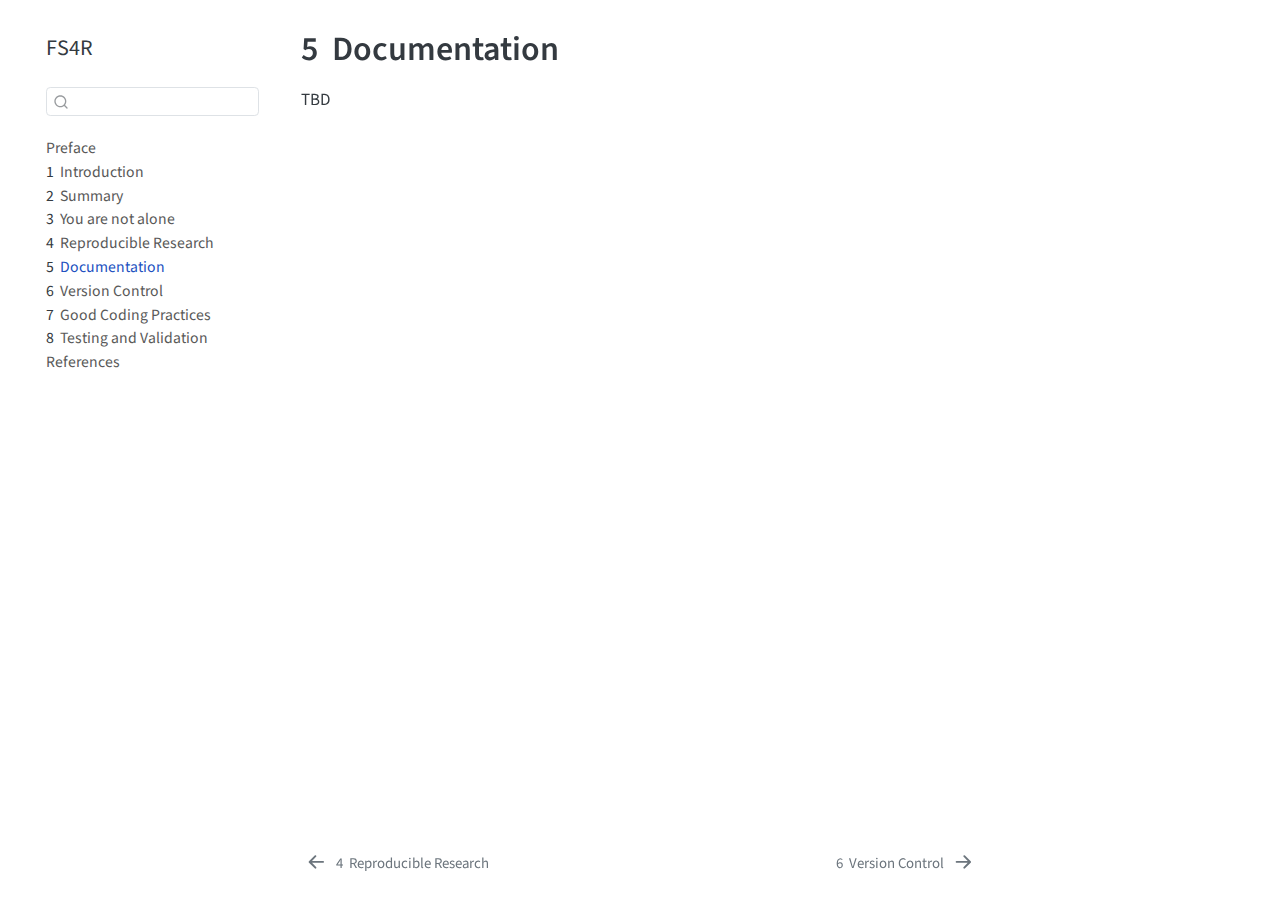
<file: documentation.html>
<!DOCTYPE html>
<html xmlns="http://www.w3.org/1999/xhtml" lang="en" xml:lang="en"><head>

<meta charset="utf-8">
<meta name="generator" content="quarto-1.8.27">

<meta name="viewport" content="width=device-width, initial-scale=1.0, user-scalable=yes">


<title>5&nbsp; Documentation – FS4R</title>
<style>
code{white-space: pre-wrap;}
span.smallcaps{font-variant: small-caps;}
div.columns{display: flex; gap: min(4vw, 1.5em);}
div.column{flex: auto; overflow-x: auto;}
div.hanging-indent{margin-left: 1.5em; text-indent: -1.5em;}
ul.task-list{list-style: none;}
ul.task-list li input[type="checkbox"] {
  width: 0.8em;
  margin: 0 0.8em 0.2em -1em; /* quarto-specific, see https://github.com/quarto-dev/quarto-cli/issues/4556 */ 
  vertical-align: middle;
}
</style>


<script src="site_libs/quarto-nav/quarto-nav.js"></script>
<script src="site_libs/quarto-nav/headroom.min.js"></script>
<script src="site_libs/clipboard/clipboard.min.js"></script>
<script src="site_libs/quarto-search/autocomplete.umd.js"></script>
<script src="site_libs/quarto-search/fuse.min.js"></script>
<script src="site_libs/quarto-search/quarto-search.js"></script>
<meta name="quarto:offset" content="./">
<link href="./versioncontrol.html" rel="next">
<link href="./reproducible.html" rel="prev">
<script src="site_libs/quarto-html/quarto.js" type="module"></script>
<script src="site_libs/quarto-html/tabsets/tabsets.js" type="module"></script>
<script src="site_libs/quarto-html/axe/axe-check.js" type="module"></script>
<script src="site_libs/quarto-html/popper.min.js"></script>
<script src="site_libs/quarto-html/tippy.umd.min.js"></script>
<script src="site_libs/quarto-html/anchor.min.js"></script>
<link href="site_libs/quarto-html/tippy.css" rel="stylesheet">
<link href="site_libs/quarto-html/quarto-syntax-highlighting-ed96de9b727972fe78a7b5d16c58bf87.css" rel="stylesheet" id="quarto-text-highlighting-styles">
<script src="site_libs/bootstrap/bootstrap.min.js"></script>
<link href="site_libs/bootstrap/bootstrap-icons.css" rel="stylesheet">
<link href="site_libs/bootstrap/bootstrap-0dd2bd5de344125cf763a379ddc3eb04.min.css" rel="stylesheet" append-hash="true" id="quarto-bootstrap" data-mode="light">
<script id="quarto-search-options" type="application/json">{
  "location": "sidebar",
  "copy-button": false,
  "collapse-after": 3,
  "panel-placement": "start",
  "type": "textbox",
  "limit": 50,
  "keyboard-shortcut": [
    "f",
    "/",
    "s"
  ],
  "show-item-context": false,
  "language": {
    "search-no-results-text": "No results",
    "search-matching-documents-text": "matching documents",
    "search-copy-link-title": "Copy link to search",
    "search-hide-matches-text": "Hide additional matches",
    "search-more-match-text": "more match in this document",
    "search-more-matches-text": "more matches in this document",
    "search-clear-button-title": "Clear",
    "search-text-placeholder": "",
    "search-detached-cancel-button-title": "Cancel",
    "search-submit-button-title": "Submit",
    "search-label": "Search"
  }
}</script>


</head>

<body class="nav-sidebar floating quarto-light">

<div id="quarto-search-results"></div>
  <header id="quarto-header" class="headroom fixed-top">
  <nav class="quarto-secondary-nav">
    <div class="container-fluid d-flex">
      <button type="button" class="quarto-btn-toggle btn" data-bs-toggle="collapse" role="button" data-bs-target=".quarto-sidebar-collapse-item" aria-controls="quarto-sidebar" aria-expanded="false" aria-label="Toggle sidebar navigation" onclick="if (window.quartoToggleHeadroom) { window.quartoToggleHeadroom(); }">
        <i class="bi bi-layout-text-sidebar-reverse"></i>
      </button>
        <nav class="quarto-page-breadcrumbs" aria-label="breadcrumb"><ol class="breadcrumb"><li class="breadcrumb-item"><a href="./documentation.html"><span class="chapter-number">5</span>&nbsp; <span class="chapter-title">Documentation</span></a></li></ol></nav>
        <a class="flex-grow-1" role="navigation" data-bs-toggle="collapse" data-bs-target=".quarto-sidebar-collapse-item" aria-controls="quarto-sidebar" aria-expanded="false" aria-label="Toggle sidebar navigation" onclick="if (window.quartoToggleHeadroom) { window.quartoToggleHeadroom(); }">      
        </a>
      <button type="button" class="btn quarto-search-button" aria-label="Search" onclick="window.quartoOpenSearch();">
        <i class="bi bi-search"></i>
      </button>
    </div>
  </nav>
</header>
<!-- content -->
<div id="quarto-content" class="quarto-container page-columns page-rows-contents page-layout-article">
<!-- sidebar -->
  <nav id="quarto-sidebar" class="sidebar collapse collapse-horizontal quarto-sidebar-collapse-item sidebar-navigation floating overflow-auto">
    <div class="pt-lg-2 mt-2 text-left sidebar-header">
    <div class="sidebar-title mb-0 py-0">
      <a href="./">FS4R</a> 
    </div>
      </div>
        <div class="mt-2 flex-shrink-0 align-items-center">
        <div class="sidebar-search">
        <div id="quarto-search" class="" title="Search"></div>
        </div>
        </div>
    <div class="sidebar-menu-container"> 
    <ul class="list-unstyled mt-1">
        <li class="sidebar-item">
  <div class="sidebar-item-container"> 
  <a href="./index.html" class="sidebar-item-text sidebar-link">
 <span class="menu-text">Preface</span></a>
  </div>
</li>
        <li class="sidebar-item">
  <div class="sidebar-item-container"> 
  <a href="./intro.html" class="sidebar-item-text sidebar-link">
 <span class="menu-text"><span class="chapter-number">1</span>&nbsp; <span class="chapter-title">Introduction</span></span></a>
  </div>
</li>
        <li class="sidebar-item">
  <div class="sidebar-item-container"> 
  <a href="./summary.html" class="sidebar-item-text sidebar-link">
 <span class="menu-text"><span class="chapter-number">2</span>&nbsp; <span class="chapter-title">Summary</span></span></a>
  </div>
</li>
        <li class="sidebar-item">
  <div class="sidebar-item-container"> 
  <a href="./yourenotalone.html" class="sidebar-item-text sidebar-link">
 <span class="menu-text"><span class="chapter-number">3</span>&nbsp; <span class="chapter-title">You are not alone</span></span></a>
  </div>
</li>
        <li class="sidebar-item">
  <div class="sidebar-item-container"> 
  <a href="./reproducible.html" class="sidebar-item-text sidebar-link">
 <span class="menu-text"><span class="chapter-number">4</span>&nbsp; <span class="chapter-title">Reproducible Research</span></span></a>
  </div>
</li>
        <li class="sidebar-item">
  <div class="sidebar-item-container"> 
  <a href="./documentation.html" class="sidebar-item-text sidebar-link active">
 <span class="menu-text"><span class="chapter-number">5</span>&nbsp; <span class="chapter-title">Documentation</span></span></a>
  </div>
</li>
        <li class="sidebar-item">
  <div class="sidebar-item-container"> 
  <a href="./versioncontrol.html" class="sidebar-item-text sidebar-link">
 <span class="menu-text"><span class="chapter-number">6</span>&nbsp; <span class="chapter-title">Version Control</span></span></a>
  </div>
</li>
        <li class="sidebar-item">
  <div class="sidebar-item-container"> 
  <a href="./goodcoding.html" class="sidebar-item-text sidebar-link">
 <span class="menu-text"><span class="chapter-number">7</span>&nbsp; <span class="chapter-title">Good Coding Practices</span></span></a>
  </div>
</li>
        <li class="sidebar-item">
  <div class="sidebar-item-container"> 
  <a href="./testing.html" class="sidebar-item-text sidebar-link">
 <span class="menu-text"><span class="chapter-number">8</span>&nbsp; <span class="chapter-title">Testing and Validation</span></span></a>
  </div>
</li>
        <li class="sidebar-item">
  <div class="sidebar-item-container"> 
  <a href="./references.html" class="sidebar-item-text sidebar-link">
 <span class="menu-text">References</span></a>
  </div>
</li>
    </ul>
    </div>
</nav>
<div id="quarto-sidebar-glass" class="quarto-sidebar-collapse-item" data-bs-toggle="collapse" data-bs-target=".quarto-sidebar-collapse-item"></div>
<!-- margin-sidebar -->
    <div id="quarto-margin-sidebar" class="sidebar margin-sidebar zindex-bottom">
        
    </div>
<!-- main -->
<main class="content" id="quarto-document-content">

<header id="title-block-header" class="quarto-title-block default">
<div class="quarto-title">
<h1 class="title"><span id="sec-documentation" class="quarto-section-identifier"><span class="chapter-number">5</span>&nbsp; <span class="chapter-title">Documentation</span></span></h1>
</div>



<div class="quarto-title-meta">

    
  
    
  </div>
  


</header>


<p>TBD</p>



</main> <!-- /main -->
<script id="quarto-html-after-body" type="application/javascript">
  window.document.addEventListener("DOMContentLoaded", function (event) {
    const icon = "";
    const anchorJS = new window.AnchorJS();
    anchorJS.options = {
      placement: 'right',
      icon: icon
    };
    anchorJS.add('.anchored');
    const isCodeAnnotation = (el) => {
      for (const clz of el.classList) {
        if (clz.startsWith('code-annotation-')) {                     
          return true;
        }
      }
      return false;
    }
    const onCopySuccess = function(e) {
      // button target
      const button = e.trigger;
      // don't keep focus
      button.blur();
      // flash "checked"
      button.classList.add('code-copy-button-checked');
      var currentTitle = button.getAttribute("title");
      button.setAttribute("title", "Copied!");
      let tooltip;
      if (window.bootstrap) {
        button.setAttribute("data-bs-toggle", "tooltip");
        button.setAttribute("data-bs-placement", "left");
        button.setAttribute("data-bs-title", "Copied!");
        tooltip = new bootstrap.Tooltip(button, 
          { trigger: "manual", 
            customClass: "code-copy-button-tooltip",
            offset: [0, -8]});
        tooltip.show();    
      }
      setTimeout(function() {
        if (tooltip) {
          tooltip.hide();
          button.removeAttribute("data-bs-title");
          button.removeAttribute("data-bs-toggle");
          button.removeAttribute("data-bs-placement");
        }
        button.setAttribute("title", currentTitle);
        button.classList.remove('code-copy-button-checked');
      }, 1000);
      // clear code selection
      e.clearSelection();
    }
    const getTextToCopy = function(trigger) {
      const outerScaffold = trigger.parentElement.cloneNode(true);
      const codeEl = outerScaffold.querySelector('code');
      for (const childEl of codeEl.children) {
        if (isCodeAnnotation(childEl)) {
          childEl.remove();
        }
      }
      return codeEl.innerText;
    }
    const clipboard = new window.ClipboardJS('.code-copy-button:not([data-in-quarto-modal])', {
      text: getTextToCopy
    });
    clipboard.on('success', onCopySuccess);
    if (window.document.getElementById('quarto-embedded-source-code-modal')) {
      const clipboardModal = new window.ClipboardJS('.code-copy-button[data-in-quarto-modal]', {
        text: getTextToCopy,
        container: window.document.getElementById('quarto-embedded-source-code-modal')
      });
      clipboardModal.on('success', onCopySuccess);
    }
      var localhostRegex = new RegExp(/^(?:http|https):\/\/localhost\:?[0-9]*\//);
      var mailtoRegex = new RegExp(/^mailto:/);
        var filterRegex = new RegExp('/' + window.location.host + '/');
      var isInternal = (href) => {
          return filterRegex.test(href) || localhostRegex.test(href) || mailtoRegex.test(href);
      }
      // Inspect non-navigation links and adorn them if external
     var links = window.document.querySelectorAll('a[href]:not(.nav-link):not(.navbar-brand):not(.toc-action):not(.sidebar-link):not(.sidebar-item-toggle):not(.pagination-link):not(.no-external):not([aria-hidden]):not(.dropdown-item):not(.quarto-navigation-tool):not(.about-link)');
      for (var i=0; i<links.length; i++) {
        const link = links[i];
        if (!isInternal(link.href)) {
          // undo the damage that might have been done by quarto-nav.js in the case of
          // links that we want to consider external
          if (link.dataset.originalHref !== undefined) {
            link.href = link.dataset.originalHref;
          }
        }
      }
    function tippyHover(el, contentFn, onTriggerFn, onUntriggerFn) {
      const config = {
        allowHTML: true,
        maxWidth: 500,
        delay: 100,
        arrow: false,
        appendTo: function(el) {
            return el.parentElement;
        },
        interactive: true,
        interactiveBorder: 10,
        theme: 'quarto',
        placement: 'bottom-start',
      };
      if (contentFn) {
        config.content = contentFn;
      }
      if (onTriggerFn) {
        config.onTrigger = onTriggerFn;
      }
      if (onUntriggerFn) {
        config.onUntrigger = onUntriggerFn;
      }
      window.tippy(el, config); 
    }
    const noterefs = window.document.querySelectorAll('a[role="doc-noteref"]');
    for (var i=0; i<noterefs.length; i++) {
      const ref = noterefs[i];
      tippyHover(ref, function() {
        // use id or data attribute instead here
        let href = ref.getAttribute('data-footnote-href') || ref.getAttribute('href');
        try { href = new URL(href).hash; } catch {}
        const id = href.replace(/^#\/?/, "");
        const note = window.document.getElementById(id);
        if (note) {
          return note.innerHTML;
        } else {
          return "";
        }
      });
    }
    const xrefs = window.document.querySelectorAll('a.quarto-xref');
    const processXRef = (id, note) => {
      // Strip column container classes
      const stripColumnClz = (el) => {
        el.classList.remove("page-full", "page-columns");
        if (el.children) {
          for (const child of el.children) {
            stripColumnClz(child);
          }
        }
      }
      stripColumnClz(note)
      if (id === null || id.startsWith('sec-')) {
        // Special case sections, only their first couple elements
        const container = document.createElement("div");
        if (note.children && note.children.length > 2) {
          container.appendChild(note.children[0].cloneNode(true));
          for (let i = 1; i < note.children.length; i++) {
            const child = note.children[i];
            if (child.tagName === "P" && child.innerText === "") {
              continue;
            } else {
              container.appendChild(child.cloneNode(true));
              break;
            }
          }
          if (window.Quarto?.typesetMath) {
            window.Quarto.typesetMath(container);
          }
          return container.innerHTML
        } else {
          if (window.Quarto?.typesetMath) {
            window.Quarto.typesetMath(note);
          }
          return note.innerHTML;
        }
      } else {
        // Remove any anchor links if they are present
        const anchorLink = note.querySelector('a.anchorjs-link');
        if (anchorLink) {
          anchorLink.remove();
        }
        if (window.Quarto?.typesetMath) {
          window.Quarto.typesetMath(note);
        }
        if (note.classList.contains("callout")) {
          return note.outerHTML;
        } else {
          return note.innerHTML;
        }
      }
    }
    for (var i=0; i<xrefs.length; i++) {
      const xref = xrefs[i];
      tippyHover(xref, undefined, function(instance) {
        instance.disable();
        let url = xref.getAttribute('href');
        let hash = undefined; 
        if (url.startsWith('#')) {
          hash = url;
        } else {
          try { hash = new URL(url).hash; } catch {}
        }
        if (hash) {
          const id = hash.replace(/^#\/?/, "");
          const note = window.document.getElementById(id);
          if (note !== null) {
            try {
              const html = processXRef(id, note.cloneNode(true));
              instance.setContent(html);
            } finally {
              instance.enable();
              instance.show();
            }
          } else {
            // See if we can fetch this
            fetch(url.split('#')[0])
            .then(res => res.text())
            .then(html => {
              const parser = new DOMParser();
              const htmlDoc = parser.parseFromString(html, "text/html");
              const note = htmlDoc.getElementById(id);
              if (note !== null) {
                const html = processXRef(id, note);
                instance.setContent(html);
              } 
            }).finally(() => {
              instance.enable();
              instance.show();
            });
          }
        } else {
          // See if we can fetch a full url (with no hash to target)
          // This is a special case and we should probably do some content thinning / targeting
          fetch(url)
          .then(res => res.text())
          .then(html => {
            const parser = new DOMParser();
            const htmlDoc = parser.parseFromString(html, "text/html");
            const note = htmlDoc.querySelector('main.content');
            if (note !== null) {
              // This should only happen for chapter cross references
              // (since there is no id in the URL)
              // remove the first header
              if (note.children.length > 0 && note.children[0].tagName === "HEADER") {
                note.children[0].remove();
              }
              const html = processXRef(null, note);
              instance.setContent(html);
            } 
          }).finally(() => {
            instance.enable();
            instance.show();
          });
        }
      }, function(instance) {
      });
    }
        let selectedAnnoteEl;
        const selectorForAnnotation = ( cell, annotation) => {
          let cellAttr = 'data-code-cell="' + cell + '"';
          let lineAttr = 'data-code-annotation="' +  annotation + '"';
          const selector = 'span[' + cellAttr + '][' + lineAttr + ']';
          return selector;
        }
        const selectCodeLines = (annoteEl) => {
          const doc = window.document;
          const targetCell = annoteEl.getAttribute("data-target-cell");
          const targetAnnotation = annoteEl.getAttribute("data-target-annotation");
          const annoteSpan = window.document.querySelector(selectorForAnnotation(targetCell, targetAnnotation));
          const lines = annoteSpan.getAttribute("data-code-lines").split(",");
          const lineIds = lines.map((line) => {
            return targetCell + "-" + line;
          })
          let top = null;
          let height = null;
          let parent = null;
          if (lineIds.length > 0) {
              //compute the position of the single el (top and bottom and make a div)
              const el = window.document.getElementById(lineIds[0]);
              top = el.offsetTop;
              height = el.offsetHeight;
              parent = el.parentElement.parentElement;
            if (lineIds.length > 1) {
              const lastEl = window.document.getElementById(lineIds[lineIds.length - 1]);
              const bottom = lastEl.offsetTop + lastEl.offsetHeight;
              height = bottom - top;
            }
            if (top !== null && height !== null && parent !== null) {
              // cook up a div (if necessary) and position it 
              let div = window.document.getElementById("code-annotation-line-highlight");
              if (div === null) {
                div = window.document.createElement("div");
                div.setAttribute("id", "code-annotation-line-highlight");
                div.style.position = 'absolute';
                parent.appendChild(div);
              }
              div.style.top = top - 2 + "px";
              div.style.height = height + 4 + "px";
              div.style.left = 0;
              let gutterDiv = window.document.getElementById("code-annotation-line-highlight-gutter");
              if (gutterDiv === null) {
                gutterDiv = window.document.createElement("div");
                gutterDiv.setAttribute("id", "code-annotation-line-highlight-gutter");
                gutterDiv.style.position = 'absolute';
                const codeCell = window.document.getElementById(targetCell);
                const gutter = codeCell.querySelector('.code-annotation-gutter');
                gutter.appendChild(gutterDiv);
              }
              gutterDiv.style.top = top - 2 + "px";
              gutterDiv.style.height = height + 4 + "px";
            }
            selectedAnnoteEl = annoteEl;
          }
        };
        const unselectCodeLines = () => {
          const elementsIds = ["code-annotation-line-highlight", "code-annotation-line-highlight-gutter"];
          elementsIds.forEach((elId) => {
            const div = window.document.getElementById(elId);
            if (div) {
              div.remove();
            }
          });
          selectedAnnoteEl = undefined;
        };
          // Handle positioning of the toggle
      window.addEventListener(
        "resize",
        throttle(() => {
          elRect = undefined;
          if (selectedAnnoteEl) {
            selectCodeLines(selectedAnnoteEl);
          }
        }, 10)
      );
      function throttle(fn, ms) {
      let throttle = false;
      let timer;
        return (...args) => {
          if(!throttle) { // first call gets through
              fn.apply(this, args);
              throttle = true;
          } else { // all the others get throttled
              if(timer) clearTimeout(timer); // cancel #2
              timer = setTimeout(() => {
                fn.apply(this, args);
                timer = throttle = false;
              }, ms);
          }
        };
      }
        // Attach click handler to the DT
        const annoteDls = window.document.querySelectorAll('dt[data-target-cell]');
        for (const annoteDlNode of annoteDls) {
          annoteDlNode.addEventListener('click', (event) => {
            const clickedEl = event.target;
            if (clickedEl !== selectedAnnoteEl) {
              unselectCodeLines();
              const activeEl = window.document.querySelector('dt[data-target-cell].code-annotation-active');
              if (activeEl) {
                activeEl.classList.remove('code-annotation-active');
              }
              selectCodeLines(clickedEl);
              clickedEl.classList.add('code-annotation-active');
            } else {
              // Unselect the line
              unselectCodeLines();
              clickedEl.classList.remove('code-annotation-active');
            }
          });
        }
    const findCites = (el) => {
      const parentEl = el.parentElement;
      if (parentEl) {
        const cites = parentEl.dataset.cites;
        if (cites) {
          return {
            el,
            cites: cites.split(' ')
          };
        } else {
          return findCites(el.parentElement)
        }
      } else {
        return undefined;
      }
    };
    var bibliorefs = window.document.querySelectorAll('a[role="doc-biblioref"]');
    for (var i=0; i<bibliorefs.length; i++) {
      const ref = bibliorefs[i];
      const citeInfo = findCites(ref);
      if (citeInfo) {
        tippyHover(citeInfo.el, function() {
          var popup = window.document.createElement('div');
          citeInfo.cites.forEach(function(cite) {
            var citeDiv = window.document.createElement('div');
            citeDiv.classList.add('hanging-indent');
            citeDiv.classList.add('csl-entry');
            var biblioDiv = window.document.getElementById('ref-' + cite);
            if (biblioDiv) {
              citeDiv.innerHTML = biblioDiv.innerHTML;
            }
            popup.appendChild(citeDiv);
          });
          return popup.innerHTML;
        });
      }
    }
  });
  </script>
<nav class="page-navigation">
  <div class="nav-page nav-page-previous">
      <a href="./reproducible.html" class="pagination-link" aria-label="Reproducible Research">
        <i class="bi bi-arrow-left-short"></i> <span class="nav-page-text"><span class="chapter-number">4</span>&nbsp; <span class="chapter-title">Reproducible Research</span></span>
      </a>          
  </div>
  <div class="nav-page nav-page-next">
      <a href="./versioncontrol.html" class="pagination-link" aria-label="Version Control">
        <span class="nav-page-text"><span class="chapter-number">6</span>&nbsp; <span class="chapter-title">Version Control</span></span> <i class="bi bi-arrow-right-short"></i>
      </a>
  </div>
</nav>
</div> <!-- /content -->




</body></html>
</file>
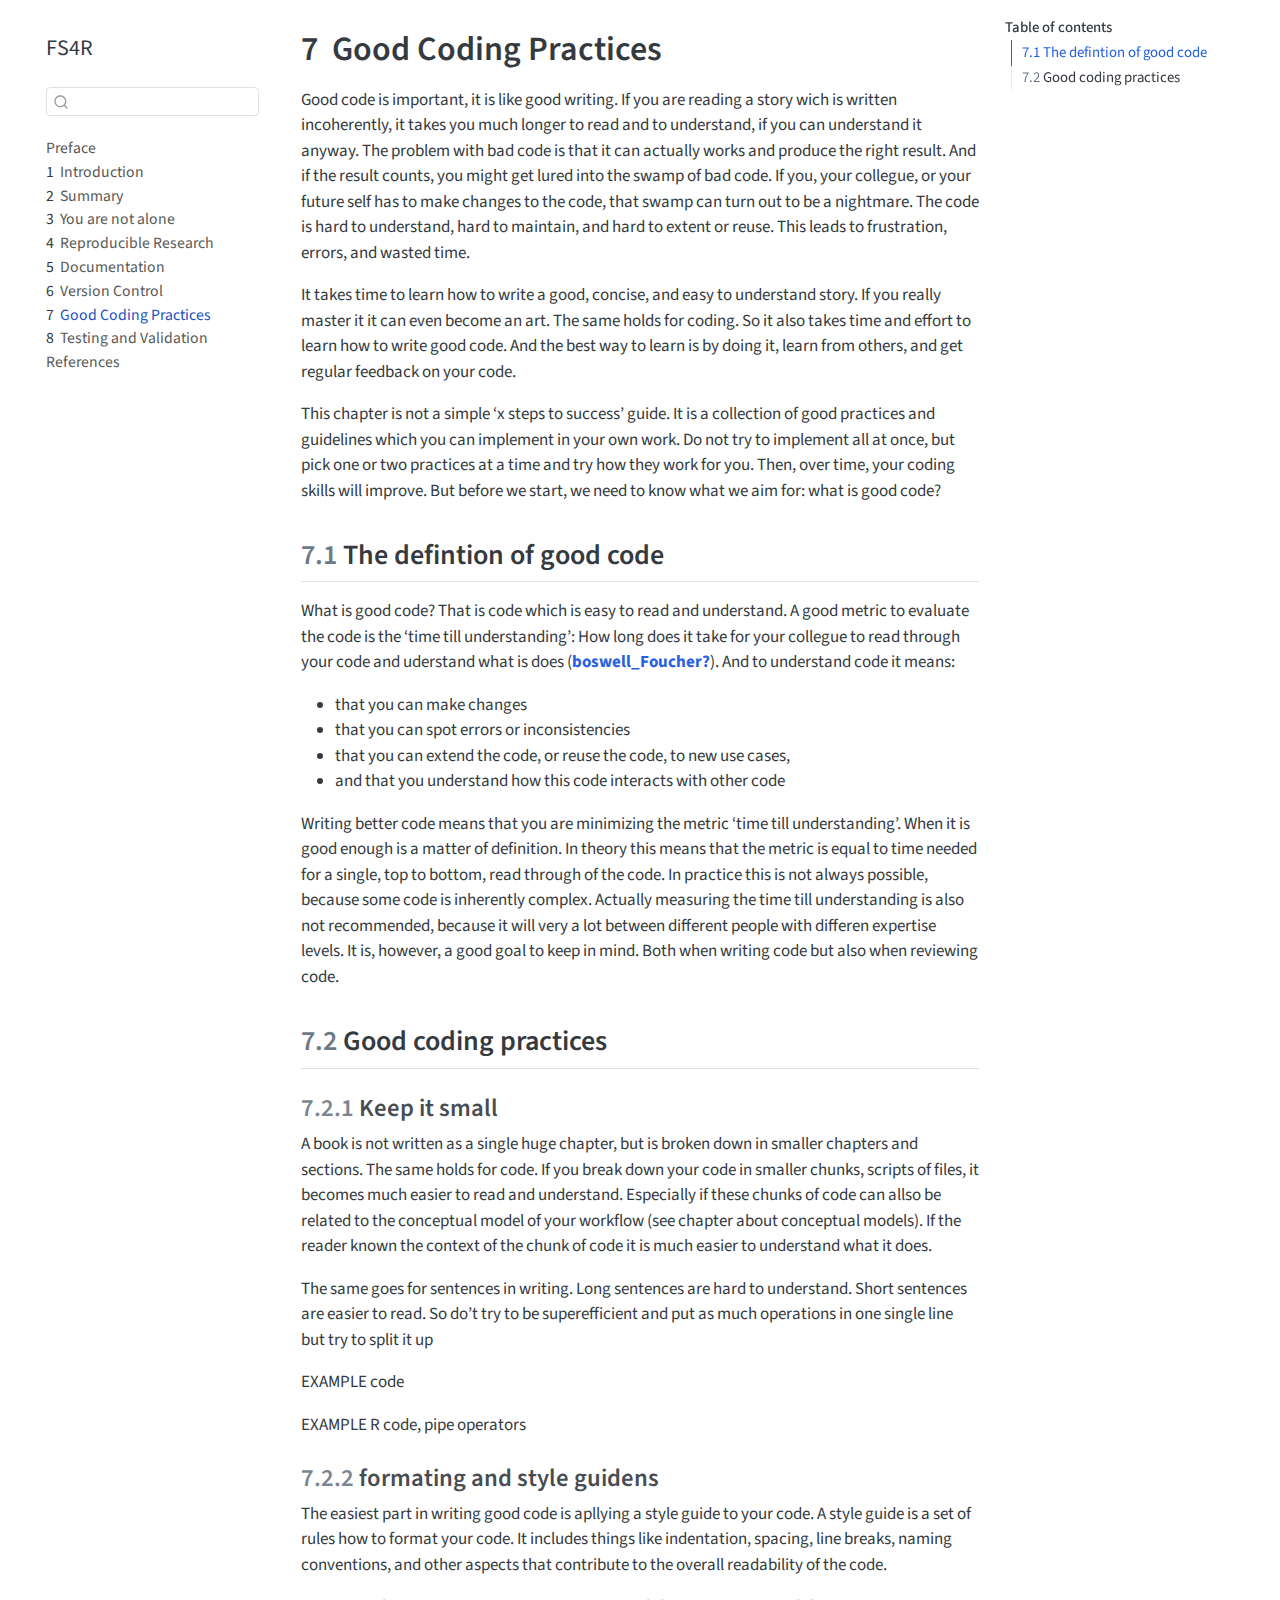
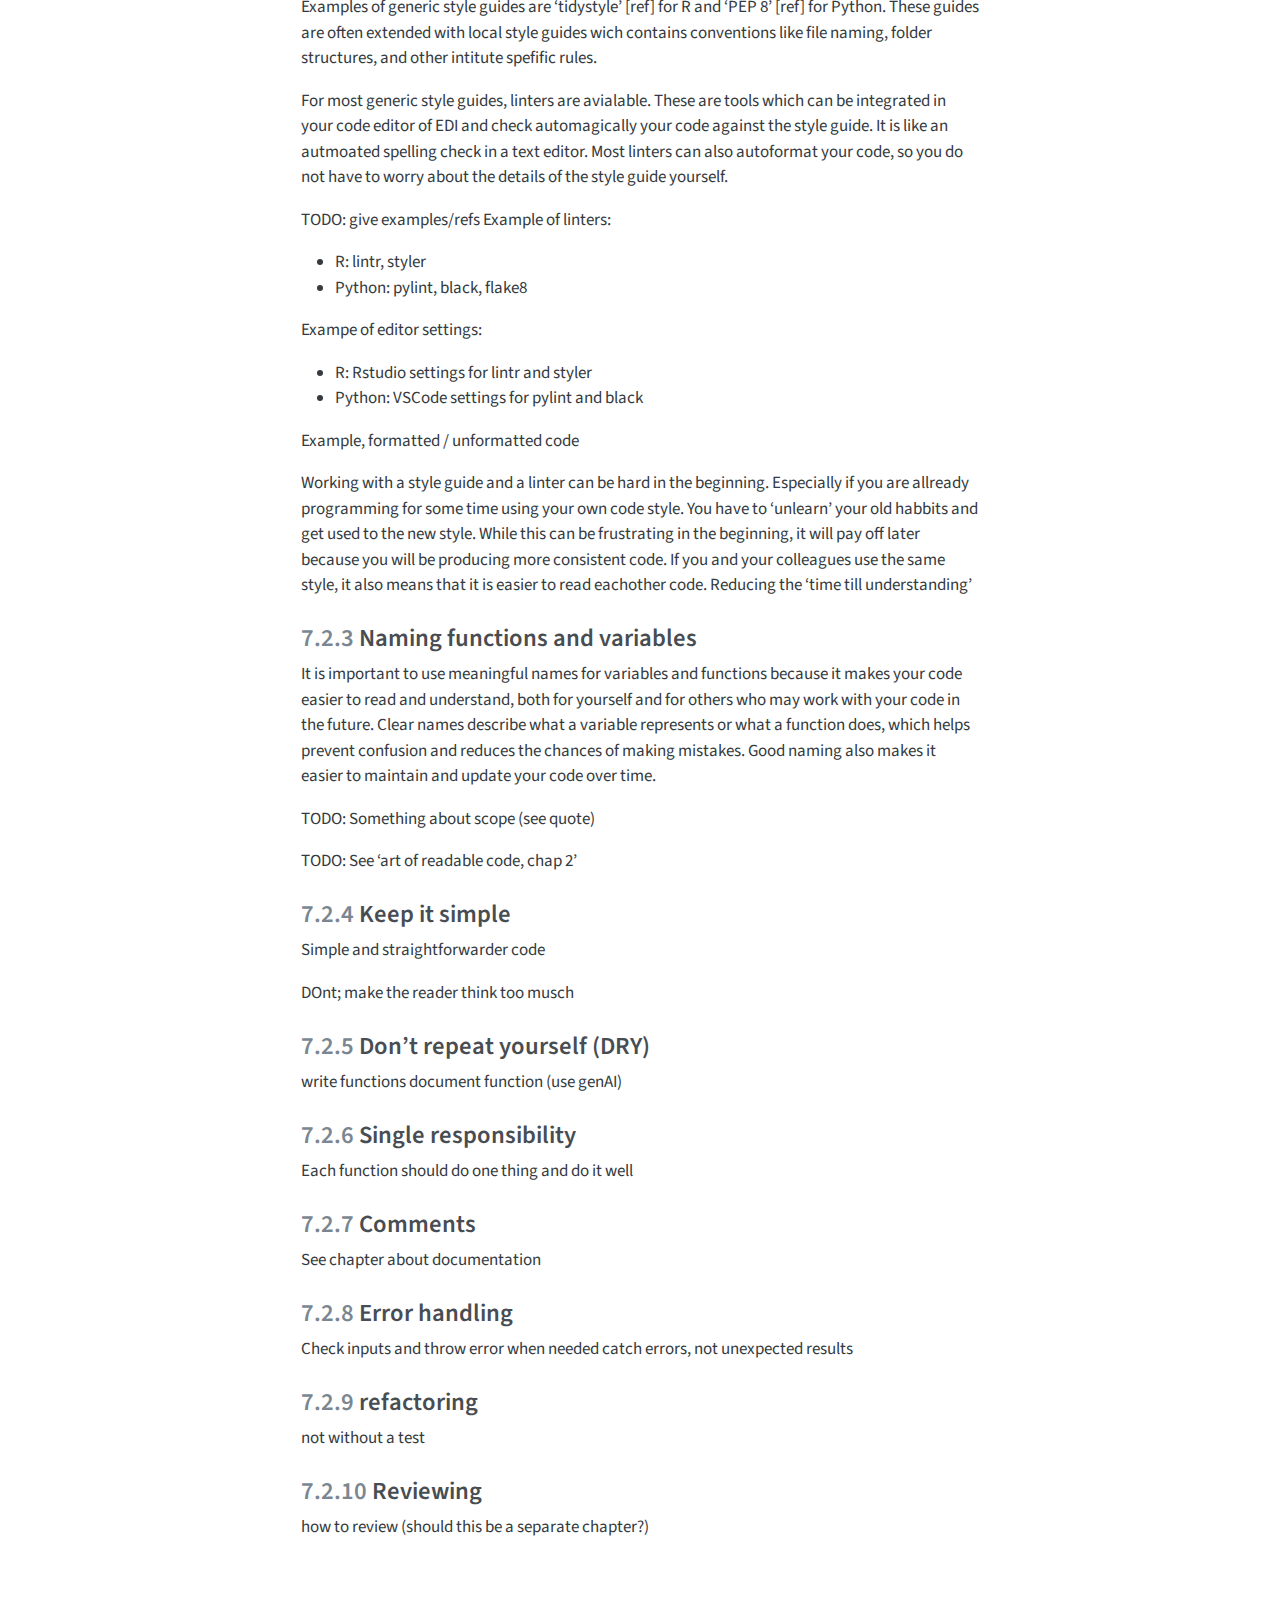
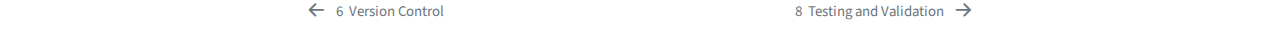
<file: goodcoding.html>
<!DOCTYPE html>
<html xmlns="http://www.w3.org/1999/xhtml" lang="en" xml:lang="en"><head>

<meta charset="utf-8">
<meta name="generator" content="quarto-1.8.27">

<meta name="viewport" content="width=device-width, initial-scale=1.0, user-scalable=yes">


<title>7&nbsp; Good Coding Practices – FS4R</title>
<style>
code{white-space: pre-wrap;}
span.smallcaps{font-variant: small-caps;}
div.columns{display: flex; gap: min(4vw, 1.5em);}
div.column{flex: auto; overflow-x: auto;}
div.hanging-indent{margin-left: 1.5em; text-indent: -1.5em;}
ul.task-list{list-style: none;}
ul.task-list li input[type="checkbox"] {
  width: 0.8em;
  margin: 0 0.8em 0.2em -1em; /* quarto-specific, see https://github.com/quarto-dev/quarto-cli/issues/4556 */ 
  vertical-align: middle;
}
</style>


<script src="site_libs/quarto-nav/quarto-nav.js"></script>
<script src="site_libs/quarto-nav/headroom.min.js"></script>
<script src="site_libs/clipboard/clipboard.min.js"></script>
<script src="site_libs/quarto-search/autocomplete.umd.js"></script>
<script src="site_libs/quarto-search/fuse.min.js"></script>
<script src="site_libs/quarto-search/quarto-search.js"></script>
<meta name="quarto:offset" content="./">
<link href="./testing.html" rel="next">
<link href="./versioncontrol.html" rel="prev">
<script src="site_libs/quarto-html/quarto.js" type="module"></script>
<script src="site_libs/quarto-html/tabsets/tabsets.js" type="module"></script>
<script src="site_libs/quarto-html/axe/axe-check.js" type="module"></script>
<script src="site_libs/quarto-html/popper.min.js"></script>
<script src="site_libs/quarto-html/tippy.umd.min.js"></script>
<script src="site_libs/quarto-html/anchor.min.js"></script>
<link href="site_libs/quarto-html/tippy.css" rel="stylesheet">
<link href="site_libs/quarto-html/quarto-syntax-highlighting-ed96de9b727972fe78a7b5d16c58bf87.css" rel="stylesheet" id="quarto-text-highlighting-styles">
<script src="site_libs/bootstrap/bootstrap.min.js"></script>
<link href="site_libs/bootstrap/bootstrap-icons.css" rel="stylesheet">
<link href="site_libs/bootstrap/bootstrap-0dd2bd5de344125cf763a379ddc3eb04.min.css" rel="stylesheet" append-hash="true" id="quarto-bootstrap" data-mode="light">
<script id="quarto-search-options" type="application/json">{
  "location": "sidebar",
  "copy-button": false,
  "collapse-after": 3,
  "panel-placement": "start",
  "type": "textbox",
  "limit": 50,
  "keyboard-shortcut": [
    "f",
    "/",
    "s"
  ],
  "show-item-context": false,
  "language": {
    "search-no-results-text": "No results",
    "search-matching-documents-text": "matching documents",
    "search-copy-link-title": "Copy link to search",
    "search-hide-matches-text": "Hide additional matches",
    "search-more-match-text": "more match in this document",
    "search-more-matches-text": "more matches in this document",
    "search-clear-button-title": "Clear",
    "search-text-placeholder": "",
    "search-detached-cancel-button-title": "Cancel",
    "search-submit-button-title": "Submit",
    "search-label": "Search"
  }
}</script>


</head>

<body class="nav-sidebar floating quarto-light">

<div id="quarto-search-results"></div>
  <header id="quarto-header" class="headroom fixed-top">
  <nav class="quarto-secondary-nav">
    <div class="container-fluid d-flex">
      <button type="button" class="quarto-btn-toggle btn" data-bs-toggle="collapse" role="button" data-bs-target=".quarto-sidebar-collapse-item" aria-controls="quarto-sidebar" aria-expanded="false" aria-label="Toggle sidebar navigation" onclick="if (window.quartoToggleHeadroom) { window.quartoToggleHeadroom(); }">
        <i class="bi bi-layout-text-sidebar-reverse"></i>
      </button>
        <nav class="quarto-page-breadcrumbs" aria-label="breadcrumb"><ol class="breadcrumb"><li class="breadcrumb-item"><a href="./goodcoding.html"><span class="chapter-number">7</span>&nbsp; <span class="chapter-title">Good Coding Practices</span></a></li></ol></nav>
        <a class="flex-grow-1" role="navigation" data-bs-toggle="collapse" data-bs-target=".quarto-sidebar-collapse-item" aria-controls="quarto-sidebar" aria-expanded="false" aria-label="Toggle sidebar navigation" onclick="if (window.quartoToggleHeadroom) { window.quartoToggleHeadroom(); }">      
        </a>
      <button type="button" class="btn quarto-search-button" aria-label="Search" onclick="window.quartoOpenSearch();">
        <i class="bi bi-search"></i>
      </button>
    </div>
  </nav>
</header>
<!-- content -->
<div id="quarto-content" class="quarto-container page-columns page-rows-contents page-layout-article">
<!-- sidebar -->
  <nav id="quarto-sidebar" class="sidebar collapse collapse-horizontal quarto-sidebar-collapse-item sidebar-navigation floating overflow-auto">
    <div class="pt-lg-2 mt-2 text-left sidebar-header">
    <div class="sidebar-title mb-0 py-0">
      <a href="./">FS4R</a> 
    </div>
      </div>
        <div class="mt-2 flex-shrink-0 align-items-center">
        <div class="sidebar-search">
        <div id="quarto-search" class="" title="Search"></div>
        </div>
        </div>
    <div class="sidebar-menu-container"> 
    <ul class="list-unstyled mt-1">
        <li class="sidebar-item">
  <div class="sidebar-item-container"> 
  <a href="./index.html" class="sidebar-item-text sidebar-link">
 <span class="menu-text">Preface</span></a>
  </div>
</li>
        <li class="sidebar-item">
  <div class="sidebar-item-container"> 
  <a href="./intro.html" class="sidebar-item-text sidebar-link">
 <span class="menu-text"><span class="chapter-number">1</span>&nbsp; <span class="chapter-title">Introduction</span></span></a>
  </div>
</li>
        <li class="sidebar-item">
  <div class="sidebar-item-container"> 
  <a href="./summary.html" class="sidebar-item-text sidebar-link">
 <span class="menu-text"><span class="chapter-number">2</span>&nbsp; <span class="chapter-title">Summary</span></span></a>
  </div>
</li>
        <li class="sidebar-item">
  <div class="sidebar-item-container"> 
  <a href="./yourenotalone.html" class="sidebar-item-text sidebar-link">
 <span class="menu-text"><span class="chapter-number">3</span>&nbsp; <span class="chapter-title">You are not alone</span></span></a>
  </div>
</li>
        <li class="sidebar-item">
  <div class="sidebar-item-container"> 
  <a href="./reproducible.html" class="sidebar-item-text sidebar-link">
 <span class="menu-text"><span class="chapter-number">4</span>&nbsp; <span class="chapter-title">Reproducible Research</span></span></a>
  </div>
</li>
        <li class="sidebar-item">
  <div class="sidebar-item-container"> 
  <a href="./documentation.html" class="sidebar-item-text sidebar-link">
 <span class="menu-text"><span class="chapter-number">5</span>&nbsp; <span class="chapter-title">Documentation</span></span></a>
  </div>
</li>
        <li class="sidebar-item">
  <div class="sidebar-item-container"> 
  <a href="./versioncontrol.html" class="sidebar-item-text sidebar-link">
 <span class="menu-text"><span class="chapter-number">6</span>&nbsp; <span class="chapter-title">Version Control</span></span></a>
  </div>
</li>
        <li class="sidebar-item">
  <div class="sidebar-item-container"> 
  <a href="./goodcoding.html" class="sidebar-item-text sidebar-link active">
 <span class="menu-text"><span class="chapter-number">7</span>&nbsp; <span class="chapter-title">Good Coding Practices</span></span></a>
  </div>
</li>
        <li class="sidebar-item">
  <div class="sidebar-item-container"> 
  <a href="./testing.html" class="sidebar-item-text sidebar-link">
 <span class="menu-text"><span class="chapter-number">8</span>&nbsp; <span class="chapter-title">Testing and Validation</span></span></a>
  </div>
</li>
        <li class="sidebar-item">
  <div class="sidebar-item-container"> 
  <a href="./references.html" class="sidebar-item-text sidebar-link">
 <span class="menu-text">References</span></a>
  </div>
</li>
    </ul>
    </div>
</nav>
<div id="quarto-sidebar-glass" class="quarto-sidebar-collapse-item" data-bs-toggle="collapse" data-bs-target=".quarto-sidebar-collapse-item"></div>
<!-- margin-sidebar -->
    <div id="quarto-margin-sidebar" class="sidebar margin-sidebar">
        <nav id="TOC" role="doc-toc" class="toc-active">
    <h2 id="toc-title">Table of contents</h2>
   
  <ul>
  <li><a href="#the-defintion-of-good-code" id="toc-the-defintion-of-good-code" class="nav-link active" data-scroll-target="#the-defintion-of-good-code"><span class="header-section-number">7.1</span> The defintion of good code</a></li>
  <li><a href="#good-coding-practices" id="toc-good-coding-practices" class="nav-link" data-scroll-target="#good-coding-practices"><span class="header-section-number">7.2</span> Good coding practices</a>
  <ul class="collapse">
  <li><a href="#keep-it-small" id="toc-keep-it-small" class="nav-link" data-scroll-target="#keep-it-small"><span class="header-section-number">7.2.1</span> Keep it small</a></li>
  <li><a href="#formating-and-style-guidens" id="toc-formating-and-style-guidens" class="nav-link" data-scroll-target="#formating-and-style-guidens"><span class="header-section-number">7.2.2</span> formating and style guidens</a></li>
  <li><a href="#naming-functions-and-variables" id="toc-naming-functions-and-variables" class="nav-link" data-scroll-target="#naming-functions-and-variables"><span class="header-section-number">7.2.3</span> Naming functions and variables</a></li>
  <li><a href="#keep-it-simple" id="toc-keep-it-simple" class="nav-link" data-scroll-target="#keep-it-simple"><span class="header-section-number">7.2.4</span> Keep it simple</a></li>
  <li><a href="#dont-repeat-yourself-dry" id="toc-dont-repeat-yourself-dry" class="nav-link" data-scroll-target="#dont-repeat-yourself-dry"><span class="header-section-number">7.2.5</span> Don’t repeat yourself (DRY)</a></li>
  <li><a href="#single-responsibility" id="toc-single-responsibility" class="nav-link" data-scroll-target="#single-responsibility"><span class="header-section-number">7.2.6</span> Single responsibility</a></li>
  <li><a href="#comments" id="toc-comments" class="nav-link" data-scroll-target="#comments"><span class="header-section-number">7.2.7</span> Comments</a></li>
  <li><a href="#error-handling" id="toc-error-handling" class="nav-link" data-scroll-target="#error-handling"><span class="header-section-number">7.2.8</span> Error handling</a></li>
  <li><a href="#refactoring" id="toc-refactoring" class="nav-link" data-scroll-target="#refactoring"><span class="header-section-number">7.2.9</span> refactoring</a></li>
  <li><a href="#reviewing" id="toc-reviewing" class="nav-link" data-scroll-target="#reviewing"><span class="header-section-number">7.2.10</span> Reviewing</a></li>
  </ul></li>
  </ul>
</nav>
    </div>
<!-- main -->
<main class="content" id="quarto-document-content">

<header id="title-block-header" class="quarto-title-block default">
<div class="quarto-title">
<h1 class="title"><span id="sec-goodcodingpractices" class="quarto-section-identifier"><span class="chapter-number">7</span>&nbsp; <span class="chapter-title">Good Coding Practices</span></span></h1>
</div>



<div class="quarto-title-meta">

    
  
    
  </div>
  


</header>


<p>Good code is important, it is like good writing. If you are reading a story wich is written incoherently, it takes you much longer to read and to understand, if you can understand it anyway. The problem with bad code is that it can actually works and produce the right result. And if the result counts, you might get lured into the swamp of bad code. If you, your collegue, or your future self has to make changes to the code, that swamp can turn out to be a nightmare. The code is hard to understand, hard to maintain, and hard to extent or reuse. This leads to frustration, errors, and wasted time.</p>
<p>It takes time to learn how to write a good, concise, and easy to understand story. If you really master it it can even become an art. The same holds for coding. So it also takes time and effort to learn how to write good code. And the best way to learn is by doing it, learn from others, and get regular feedback on your code.</p>
<p>This chapter is not a simple ‘x steps to success’ guide. It is a collection of good practices and guidelines which you can implement in your own work. Do not try to implement all at once, but pick one or two practices at a time and try how they work for you. Then, over time, your coding skills will improve. But before we start, we need to know what we aim for: what is good code?</p>
<section id="the-defintion-of-good-code" class="level2" data-number="7.1">
<h2 data-number="7.1" class="anchored" data-anchor-id="the-defintion-of-good-code"><span class="header-section-number">7.1</span> The defintion of good code</h2>
<p>What is good code? That is code which is easy to read and understand. A good metric to evaluate the code is the ‘time till understanding’: How long does it take for your collegue to read through your code and uderstand what is does <span class="citation" data-cites="boswell_Foucher">(<a href="references.html#ref-boswell_Foucher" role="doc-biblioref"><strong>boswell_Foucher?</strong></a>)</span>. And to understand code it means:</p>
<ul>
<li>that you can make changes</li>
<li>that you can spot errors or inconsistencies<br>
</li>
<li>that you can extend the code, or reuse the code, to new use cases,</li>
<li>and that you understand how this code interacts with other code</li>
</ul>
<p>Writing better code means that you are minimizing the metric ‘time till understanding’. When it is good enough is a matter of definition. In theory this means that the metric is equal to time needed for a single, top to bottom, read through of the code. In practice this is not always possible, because some code is inherently complex. Actually measuring the time till understanding is also not recommended, because it will very a lot between different people with differen expertise levels. It is, however, a good goal to keep in mind. Both when writing code but also when reviewing code.</p>
</section>
<section id="good-coding-practices" class="level2" data-number="7.2">
<h2 data-number="7.2" class="anchored" data-anchor-id="good-coding-practices"><span class="header-section-number">7.2</span> Good coding practices</h2>
<section id="keep-it-small" class="level3" data-number="7.2.1">
<h3 data-number="7.2.1" class="anchored" data-anchor-id="keep-it-small"><span class="header-section-number">7.2.1</span> Keep it small</h3>
<p>A book is not written as a single huge chapter, but is broken down in smaller chapters and sections. The same holds for code. If you break down your code in smaller chunks, scripts of files, it becomes much easier to read and understand. Especially if these chunks of code can allso be related to the conceptual model of your workflow (see chapter about conceptual models). If the reader known the context of the chunk of code it is much easier to understand what it does.</p>
<p>The same goes for sentences in writing. Long sentences are hard to understand. Short sentences are easier to read. So do’t try to be superefficient and put as much operations in one single line but try to split it up</p>
<p>EXAMPLE code</p>
<p>EXAMPLE R code, pipe operators</p>
</section>
<section id="formating-and-style-guidens" class="level3" data-number="7.2.2">
<h3 data-number="7.2.2" class="anchored" data-anchor-id="formating-and-style-guidens"><span class="header-section-number">7.2.2</span> formating and style guidens</h3>
<p>The easiest part in writing good code is apllying a style guide to your code. A style guide is a set of rules how to format your code. It includes things like indentation, spacing, line breaks, naming conventions, and other aspects that contribute to the overall readability of the code.</p>
<p>Examples of generic style guides are ‘tidystyle’ [ref] for R and ‘PEP 8’ [ref] for Python. These guides are often extended with local style guides wich contains conventions like file naming, folder structures, and other intitute spefific rules.</p>
<p>For most generic style guides, linters are avialable. These are tools which can be integrated in your code editor of EDI and check automagically your code against the style guide. It is like an autmoated spelling check in a text editor. Most linters can also autoformat your code, so you do not have to worry about the details of the style guide yourself.</p>
<p>TODO: give examples/refs Example of linters:</p>
<ul>
<li>R: lintr, styler</li>
<li>Python: pylint, black, flake8</li>
</ul>
<p>Exampe of editor settings:</p>
<ul>
<li>R: Rstudio settings for lintr and styler</li>
<li>Python: VSCode settings for pylint and black</li>
</ul>
<p>Example, formatted / unformatted code</p>
<p>Working with a style guide and a linter can be hard in the beginning. Especially if you are allready programming for some time using your own code style. You have to ‘unlearn’ your old habbits and get used to the new style. While this can be frustrating in the beginning, it will pay off later because you will be producing more consistent code. If you and your colleagues use the same style, it also means that it is easier to read eachother code. Reducing the ‘time till understanding’</p>
</section>
<section id="naming-functions-and-variables" class="level3" data-number="7.2.3">
<h3 data-number="7.2.3" class="anchored" data-anchor-id="naming-functions-and-variables"><span class="header-section-number">7.2.3</span> Naming functions and variables</h3>
<p>It is important to use meaningful names for variables and functions because it makes your code easier to read and understand, both for yourself and for others who may work with your code in the future. Clear names describe what a variable represents or what a function does, which helps prevent confusion and reduces the chances of making mistakes. Good naming also makes it easier to maintain and update your code over time.</p>
<p>TODO: Something about scope (see quote)</p>
<p>TODO: See ‘art of readable code, chap 2’</p>
</section>
<section id="keep-it-simple" class="level3" data-number="7.2.4">
<h3 data-number="7.2.4" class="anchored" data-anchor-id="keep-it-simple"><span class="header-section-number">7.2.4</span> Keep it simple</h3>
<p>Simple and straightforwarder code</p>
<p>DOnt; make the reader think too musch</p>
</section>
<section id="dont-repeat-yourself-dry" class="level3" data-number="7.2.5">
<h3 data-number="7.2.5" class="anchored" data-anchor-id="dont-repeat-yourself-dry"><span class="header-section-number">7.2.5</span> Don’t repeat yourself (DRY)</h3>
<p>write functions document function (use genAI)</p>
</section>
<section id="single-responsibility" class="level3" data-number="7.2.6">
<h3 data-number="7.2.6" class="anchored" data-anchor-id="single-responsibility"><span class="header-section-number">7.2.6</span> Single responsibility</h3>
<p>Each function should do one thing and do it well</p>
</section>
<section id="comments" class="level3" data-number="7.2.7">
<h3 data-number="7.2.7" class="anchored" data-anchor-id="comments"><span class="header-section-number">7.2.7</span> Comments</h3>
<p>See chapter about documentation</p>
</section>
<section id="error-handling" class="level3" data-number="7.2.8">
<h3 data-number="7.2.8" class="anchored" data-anchor-id="error-handling"><span class="header-section-number">7.2.8</span> Error handling</h3>
<p>Check inputs and throw error when needed catch errors, not unexpected results</p>
</section>
<section id="refactoring" class="level3" data-number="7.2.9">
<h3 data-number="7.2.9" class="anchored" data-anchor-id="refactoring"><span class="header-section-number">7.2.9</span> refactoring</h3>
<p>not without a test</p>
</section>
<section id="reviewing" class="level3" data-number="7.2.10">
<h3 data-number="7.2.10" class="anchored" data-anchor-id="reviewing"><span class="header-section-number">7.2.10</span> Reviewing</h3>
<p>how to review (should this be a separate chapter?)</p>


</section>
</section>

</main> <!-- /main -->
<script id="quarto-html-after-body" type="application/javascript">
  window.document.addEventListener("DOMContentLoaded", function (event) {
    const icon = "";
    const anchorJS = new window.AnchorJS();
    anchorJS.options = {
      placement: 'right',
      icon: icon
    };
    anchorJS.add('.anchored');
    const isCodeAnnotation = (el) => {
      for (const clz of el.classList) {
        if (clz.startsWith('code-annotation-')) {                     
          return true;
        }
      }
      return false;
    }
    const onCopySuccess = function(e) {
      // button target
      const button = e.trigger;
      // don't keep focus
      button.blur();
      // flash "checked"
      button.classList.add('code-copy-button-checked');
      var currentTitle = button.getAttribute("title");
      button.setAttribute("title", "Copied!");
      let tooltip;
      if (window.bootstrap) {
        button.setAttribute("data-bs-toggle", "tooltip");
        button.setAttribute("data-bs-placement", "left");
        button.setAttribute("data-bs-title", "Copied!");
        tooltip = new bootstrap.Tooltip(button, 
          { trigger: "manual", 
            customClass: "code-copy-button-tooltip",
            offset: [0, -8]});
        tooltip.show();    
      }
      setTimeout(function() {
        if (tooltip) {
          tooltip.hide();
          button.removeAttribute("data-bs-title");
          button.removeAttribute("data-bs-toggle");
          button.removeAttribute("data-bs-placement");
        }
        button.setAttribute("title", currentTitle);
        button.classList.remove('code-copy-button-checked');
      }, 1000);
      // clear code selection
      e.clearSelection();
    }
    const getTextToCopy = function(trigger) {
      const outerScaffold = trigger.parentElement.cloneNode(true);
      const codeEl = outerScaffold.querySelector('code');
      for (const childEl of codeEl.children) {
        if (isCodeAnnotation(childEl)) {
          childEl.remove();
        }
      }
      return codeEl.innerText;
    }
    const clipboard = new window.ClipboardJS('.code-copy-button:not([data-in-quarto-modal])', {
      text: getTextToCopy
    });
    clipboard.on('success', onCopySuccess);
    if (window.document.getElementById('quarto-embedded-source-code-modal')) {
      const clipboardModal = new window.ClipboardJS('.code-copy-button[data-in-quarto-modal]', {
        text: getTextToCopy,
        container: window.document.getElementById('quarto-embedded-source-code-modal')
      });
      clipboardModal.on('success', onCopySuccess);
    }
      var localhostRegex = new RegExp(/^(?:http|https):\/\/localhost\:?[0-9]*\//);
      var mailtoRegex = new RegExp(/^mailto:/);
        var filterRegex = new RegExp('/' + window.location.host + '/');
      var isInternal = (href) => {
          return filterRegex.test(href) || localhostRegex.test(href) || mailtoRegex.test(href);
      }
      // Inspect non-navigation links and adorn them if external
     var links = window.document.querySelectorAll('a[href]:not(.nav-link):not(.navbar-brand):not(.toc-action):not(.sidebar-link):not(.sidebar-item-toggle):not(.pagination-link):not(.no-external):not([aria-hidden]):not(.dropdown-item):not(.quarto-navigation-tool):not(.about-link)');
      for (var i=0; i<links.length; i++) {
        const link = links[i];
        if (!isInternal(link.href)) {
          // undo the damage that might have been done by quarto-nav.js in the case of
          // links that we want to consider external
          if (link.dataset.originalHref !== undefined) {
            link.href = link.dataset.originalHref;
          }
        }
      }
    function tippyHover(el, contentFn, onTriggerFn, onUntriggerFn) {
      const config = {
        allowHTML: true,
        maxWidth: 500,
        delay: 100,
        arrow: false,
        appendTo: function(el) {
            return el.parentElement;
        },
        interactive: true,
        interactiveBorder: 10,
        theme: 'quarto',
        placement: 'bottom-start',
      };
      if (contentFn) {
        config.content = contentFn;
      }
      if (onTriggerFn) {
        config.onTrigger = onTriggerFn;
      }
      if (onUntriggerFn) {
        config.onUntrigger = onUntriggerFn;
      }
      window.tippy(el, config); 
    }
    const noterefs = window.document.querySelectorAll('a[role="doc-noteref"]');
    for (var i=0; i<noterefs.length; i++) {
      const ref = noterefs[i];
      tippyHover(ref, function() {
        // use id or data attribute instead here
        let href = ref.getAttribute('data-footnote-href') || ref.getAttribute('href');
        try { href = new URL(href).hash; } catch {}
        const id = href.replace(/^#\/?/, "");
        const note = window.document.getElementById(id);
        if (note) {
          return note.innerHTML;
        } else {
          return "";
        }
      });
    }
    const xrefs = window.document.querySelectorAll('a.quarto-xref');
    const processXRef = (id, note) => {
      // Strip column container classes
      const stripColumnClz = (el) => {
        el.classList.remove("page-full", "page-columns");
        if (el.children) {
          for (const child of el.children) {
            stripColumnClz(child);
          }
        }
      }
      stripColumnClz(note)
      if (id === null || id.startsWith('sec-')) {
        // Special case sections, only their first couple elements
        const container = document.createElement("div");
        if (note.children && note.children.length > 2) {
          container.appendChild(note.children[0].cloneNode(true));
          for (let i = 1; i < note.children.length; i++) {
            const child = note.children[i];
            if (child.tagName === "P" && child.innerText === "") {
              continue;
            } else {
              container.appendChild(child.cloneNode(true));
              break;
            }
          }
          if (window.Quarto?.typesetMath) {
            window.Quarto.typesetMath(container);
          }
          return container.innerHTML
        } else {
          if (window.Quarto?.typesetMath) {
            window.Quarto.typesetMath(note);
          }
          return note.innerHTML;
        }
      } else {
        // Remove any anchor links if they are present
        const anchorLink = note.querySelector('a.anchorjs-link');
        if (anchorLink) {
          anchorLink.remove();
        }
        if (window.Quarto?.typesetMath) {
          window.Quarto.typesetMath(note);
        }
        if (note.classList.contains("callout")) {
          return note.outerHTML;
        } else {
          return note.innerHTML;
        }
      }
    }
    for (var i=0; i<xrefs.length; i++) {
      const xref = xrefs[i];
      tippyHover(xref, undefined, function(instance) {
        instance.disable();
        let url = xref.getAttribute('href');
        let hash = undefined; 
        if (url.startsWith('#')) {
          hash = url;
        } else {
          try { hash = new URL(url).hash; } catch {}
        }
        if (hash) {
          const id = hash.replace(/^#\/?/, "");
          const note = window.document.getElementById(id);
          if (note !== null) {
            try {
              const html = processXRef(id, note.cloneNode(true));
              instance.setContent(html);
            } finally {
              instance.enable();
              instance.show();
            }
          } else {
            // See if we can fetch this
            fetch(url.split('#')[0])
            .then(res => res.text())
            .then(html => {
              const parser = new DOMParser();
              const htmlDoc = parser.parseFromString(html, "text/html");
              const note = htmlDoc.getElementById(id);
              if (note !== null) {
                const html = processXRef(id, note);
                instance.setContent(html);
              } 
            }).finally(() => {
              instance.enable();
              instance.show();
            });
          }
        } else {
          // See if we can fetch a full url (with no hash to target)
          // This is a special case and we should probably do some content thinning / targeting
          fetch(url)
          .then(res => res.text())
          .then(html => {
            const parser = new DOMParser();
            const htmlDoc = parser.parseFromString(html, "text/html");
            const note = htmlDoc.querySelector('main.content');
            if (note !== null) {
              // This should only happen for chapter cross references
              // (since there is no id in the URL)
              // remove the first header
              if (note.children.length > 0 && note.children[0].tagName === "HEADER") {
                note.children[0].remove();
              }
              const html = processXRef(null, note);
              instance.setContent(html);
            } 
          }).finally(() => {
            instance.enable();
            instance.show();
          });
        }
      }, function(instance) {
      });
    }
        let selectedAnnoteEl;
        const selectorForAnnotation = ( cell, annotation) => {
          let cellAttr = 'data-code-cell="' + cell + '"';
          let lineAttr = 'data-code-annotation="' +  annotation + '"';
          const selector = 'span[' + cellAttr + '][' + lineAttr + ']';
          return selector;
        }
        const selectCodeLines = (annoteEl) => {
          const doc = window.document;
          const targetCell = annoteEl.getAttribute("data-target-cell");
          const targetAnnotation = annoteEl.getAttribute("data-target-annotation");
          const annoteSpan = window.document.querySelector(selectorForAnnotation(targetCell, targetAnnotation));
          const lines = annoteSpan.getAttribute("data-code-lines").split(",");
          const lineIds = lines.map((line) => {
            return targetCell + "-" + line;
          })
          let top = null;
          let height = null;
          let parent = null;
          if (lineIds.length > 0) {
              //compute the position of the single el (top and bottom and make a div)
              const el = window.document.getElementById(lineIds[0]);
              top = el.offsetTop;
              height = el.offsetHeight;
              parent = el.parentElement.parentElement;
            if (lineIds.length > 1) {
              const lastEl = window.document.getElementById(lineIds[lineIds.length - 1]);
              const bottom = lastEl.offsetTop + lastEl.offsetHeight;
              height = bottom - top;
            }
            if (top !== null && height !== null && parent !== null) {
              // cook up a div (if necessary) and position it 
              let div = window.document.getElementById("code-annotation-line-highlight");
              if (div === null) {
                div = window.document.createElement("div");
                div.setAttribute("id", "code-annotation-line-highlight");
                div.style.position = 'absolute';
                parent.appendChild(div);
              }
              div.style.top = top - 2 + "px";
              div.style.height = height + 4 + "px";
              div.style.left = 0;
              let gutterDiv = window.document.getElementById("code-annotation-line-highlight-gutter");
              if (gutterDiv === null) {
                gutterDiv = window.document.createElement("div");
                gutterDiv.setAttribute("id", "code-annotation-line-highlight-gutter");
                gutterDiv.style.position = 'absolute';
                const codeCell = window.document.getElementById(targetCell);
                const gutter = codeCell.querySelector('.code-annotation-gutter');
                gutter.appendChild(gutterDiv);
              }
              gutterDiv.style.top = top - 2 + "px";
              gutterDiv.style.height = height + 4 + "px";
            }
            selectedAnnoteEl = annoteEl;
          }
        };
        const unselectCodeLines = () => {
          const elementsIds = ["code-annotation-line-highlight", "code-annotation-line-highlight-gutter"];
          elementsIds.forEach((elId) => {
            const div = window.document.getElementById(elId);
            if (div) {
              div.remove();
            }
          });
          selectedAnnoteEl = undefined;
        };
          // Handle positioning of the toggle
      window.addEventListener(
        "resize",
        throttle(() => {
          elRect = undefined;
          if (selectedAnnoteEl) {
            selectCodeLines(selectedAnnoteEl);
          }
        }, 10)
      );
      function throttle(fn, ms) {
      let throttle = false;
      let timer;
        return (...args) => {
          if(!throttle) { // first call gets through
              fn.apply(this, args);
              throttle = true;
          } else { // all the others get throttled
              if(timer) clearTimeout(timer); // cancel #2
              timer = setTimeout(() => {
                fn.apply(this, args);
                timer = throttle = false;
              }, ms);
          }
        };
      }
        // Attach click handler to the DT
        const annoteDls = window.document.querySelectorAll('dt[data-target-cell]');
        for (const annoteDlNode of annoteDls) {
          annoteDlNode.addEventListener('click', (event) => {
            const clickedEl = event.target;
            if (clickedEl !== selectedAnnoteEl) {
              unselectCodeLines();
              const activeEl = window.document.querySelector('dt[data-target-cell].code-annotation-active');
              if (activeEl) {
                activeEl.classList.remove('code-annotation-active');
              }
              selectCodeLines(clickedEl);
              clickedEl.classList.add('code-annotation-active');
            } else {
              // Unselect the line
              unselectCodeLines();
              clickedEl.classList.remove('code-annotation-active');
            }
          });
        }
    const findCites = (el) => {
      const parentEl = el.parentElement;
      if (parentEl) {
        const cites = parentEl.dataset.cites;
        if (cites) {
          return {
            el,
            cites: cites.split(' ')
          };
        } else {
          return findCites(el.parentElement)
        }
      } else {
        return undefined;
      }
    };
    var bibliorefs = window.document.querySelectorAll('a[role="doc-biblioref"]');
    for (var i=0; i<bibliorefs.length; i++) {
      const ref = bibliorefs[i];
      const citeInfo = findCites(ref);
      if (citeInfo) {
        tippyHover(citeInfo.el, function() {
          var popup = window.document.createElement('div');
          citeInfo.cites.forEach(function(cite) {
            var citeDiv = window.document.createElement('div');
            citeDiv.classList.add('hanging-indent');
            citeDiv.classList.add('csl-entry');
            var biblioDiv = window.document.getElementById('ref-' + cite);
            if (biblioDiv) {
              citeDiv.innerHTML = biblioDiv.innerHTML;
            }
            popup.appendChild(citeDiv);
          });
          return popup.innerHTML;
        });
      }
    }
  });
  </script>
<nav class="page-navigation">
  <div class="nav-page nav-page-previous">
      <a href="./versioncontrol.html" class="pagination-link" aria-label="Version Control">
        <i class="bi bi-arrow-left-short"></i> <span class="nav-page-text"><span class="chapter-number">6</span>&nbsp; <span class="chapter-title">Version Control</span></span>
      </a>          
  </div>
  <div class="nav-page nav-page-next">
      <a href="./testing.html" class="pagination-link" aria-label="Testing and Validation">
        <span class="nav-page-text"><span class="chapter-number">8</span>&nbsp; <span class="chapter-title">Testing and Validation</span></span> <i class="bi bi-arrow-right-short"></i>
      </a>
  </div>
</nav>
</div> <!-- /content -->




</body></html>
</file>
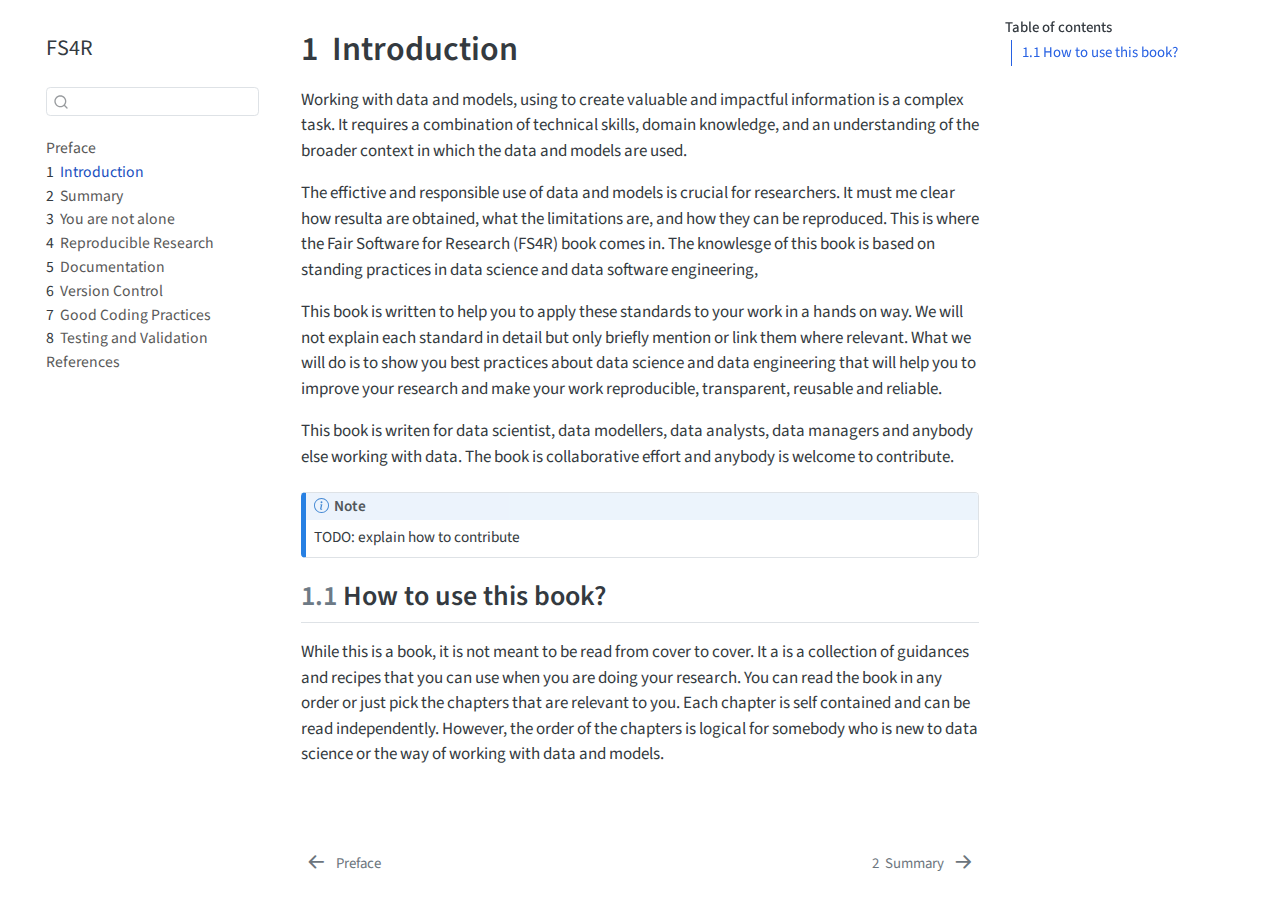
<file: intro.html>
<!DOCTYPE html>
<html xmlns="http://www.w3.org/1999/xhtml" lang="en" xml:lang="en"><head>

<meta charset="utf-8">
<meta name="generator" content="quarto-1.8.27">

<meta name="viewport" content="width=device-width, initial-scale=1.0, user-scalable=yes">


<title>1&nbsp; Introduction – FS4R</title>
<style>
code{white-space: pre-wrap;}
span.smallcaps{font-variant: small-caps;}
div.columns{display: flex; gap: min(4vw, 1.5em);}
div.column{flex: auto; overflow-x: auto;}
div.hanging-indent{margin-left: 1.5em; text-indent: -1.5em;}
ul.task-list{list-style: none;}
ul.task-list li input[type="checkbox"] {
  width: 0.8em;
  margin: 0 0.8em 0.2em -1em; /* quarto-specific, see https://github.com/quarto-dev/quarto-cli/issues/4556 */ 
  vertical-align: middle;
}
</style>


<script src="site_libs/quarto-nav/quarto-nav.js"></script>
<script src="site_libs/quarto-nav/headroom.min.js"></script>
<script src="site_libs/clipboard/clipboard.min.js"></script>
<script src="site_libs/quarto-search/autocomplete.umd.js"></script>
<script src="site_libs/quarto-search/fuse.min.js"></script>
<script src="site_libs/quarto-search/quarto-search.js"></script>
<meta name="quarto:offset" content="./">
<link href="./summary.html" rel="next">
<link href="./index.html" rel="prev">
<script src="site_libs/quarto-html/quarto.js" type="module"></script>
<script src="site_libs/quarto-html/tabsets/tabsets.js" type="module"></script>
<script src="site_libs/quarto-html/axe/axe-check.js" type="module"></script>
<script src="site_libs/quarto-html/popper.min.js"></script>
<script src="site_libs/quarto-html/tippy.umd.min.js"></script>
<script src="site_libs/quarto-html/anchor.min.js"></script>
<link href="site_libs/quarto-html/tippy.css" rel="stylesheet">
<link href="site_libs/quarto-html/quarto-syntax-highlighting-ed96de9b727972fe78a7b5d16c58bf87.css" rel="stylesheet" id="quarto-text-highlighting-styles">
<script src="site_libs/bootstrap/bootstrap.min.js"></script>
<link href="site_libs/bootstrap/bootstrap-icons.css" rel="stylesheet">
<link href="site_libs/bootstrap/bootstrap-0dd2bd5de344125cf763a379ddc3eb04.min.css" rel="stylesheet" append-hash="true" id="quarto-bootstrap" data-mode="light">
<script id="quarto-search-options" type="application/json">{
  "location": "sidebar",
  "copy-button": false,
  "collapse-after": 3,
  "panel-placement": "start",
  "type": "textbox",
  "limit": 50,
  "keyboard-shortcut": [
    "f",
    "/",
    "s"
  ],
  "show-item-context": false,
  "language": {
    "search-no-results-text": "No results",
    "search-matching-documents-text": "matching documents",
    "search-copy-link-title": "Copy link to search",
    "search-hide-matches-text": "Hide additional matches",
    "search-more-match-text": "more match in this document",
    "search-more-matches-text": "more matches in this document",
    "search-clear-button-title": "Clear",
    "search-text-placeholder": "",
    "search-detached-cancel-button-title": "Cancel",
    "search-submit-button-title": "Submit",
    "search-label": "Search"
  }
}</script>


</head>

<body class="nav-sidebar floating quarto-light">

<div id="quarto-search-results"></div>
  <header id="quarto-header" class="headroom fixed-top">
  <nav class="quarto-secondary-nav">
    <div class="container-fluid d-flex">
      <button type="button" class="quarto-btn-toggle btn" data-bs-toggle="collapse" role="button" data-bs-target=".quarto-sidebar-collapse-item" aria-controls="quarto-sidebar" aria-expanded="false" aria-label="Toggle sidebar navigation" onclick="if (window.quartoToggleHeadroom) { window.quartoToggleHeadroom(); }">
        <i class="bi bi-layout-text-sidebar-reverse"></i>
      </button>
        <nav class="quarto-page-breadcrumbs" aria-label="breadcrumb"><ol class="breadcrumb"><li class="breadcrumb-item"><a href="./intro.html"><span class="chapter-number">1</span>&nbsp; <span class="chapter-title">Introduction</span></a></li></ol></nav>
        <a class="flex-grow-1" role="navigation" data-bs-toggle="collapse" data-bs-target=".quarto-sidebar-collapse-item" aria-controls="quarto-sidebar" aria-expanded="false" aria-label="Toggle sidebar navigation" onclick="if (window.quartoToggleHeadroom) { window.quartoToggleHeadroom(); }">      
        </a>
      <button type="button" class="btn quarto-search-button" aria-label="Search" onclick="window.quartoOpenSearch();">
        <i class="bi bi-search"></i>
      </button>
    </div>
  </nav>
</header>
<!-- content -->
<div id="quarto-content" class="quarto-container page-columns page-rows-contents page-layout-article">
<!-- sidebar -->
  <nav id="quarto-sidebar" class="sidebar collapse collapse-horizontal quarto-sidebar-collapse-item sidebar-navigation floating overflow-auto">
    <div class="pt-lg-2 mt-2 text-left sidebar-header">
    <div class="sidebar-title mb-0 py-0">
      <a href="./">FS4R</a> 
    </div>
      </div>
        <div class="mt-2 flex-shrink-0 align-items-center">
        <div class="sidebar-search">
        <div id="quarto-search" class="" title="Search"></div>
        </div>
        </div>
    <div class="sidebar-menu-container"> 
    <ul class="list-unstyled mt-1">
        <li class="sidebar-item">
  <div class="sidebar-item-container"> 
  <a href="./index.html" class="sidebar-item-text sidebar-link">
 <span class="menu-text">Preface</span></a>
  </div>
</li>
        <li class="sidebar-item">
  <div class="sidebar-item-container"> 
  <a href="./intro.html" class="sidebar-item-text sidebar-link active">
 <span class="menu-text"><span class="chapter-number">1</span>&nbsp; <span class="chapter-title">Introduction</span></span></a>
  </div>
</li>
        <li class="sidebar-item">
  <div class="sidebar-item-container"> 
  <a href="./summary.html" class="sidebar-item-text sidebar-link">
 <span class="menu-text"><span class="chapter-number">2</span>&nbsp; <span class="chapter-title">Summary</span></span></a>
  </div>
</li>
        <li class="sidebar-item">
  <div class="sidebar-item-container"> 
  <a href="./yourenotalone.html" class="sidebar-item-text sidebar-link">
 <span class="menu-text"><span class="chapter-number">3</span>&nbsp; <span class="chapter-title">You are not alone</span></span></a>
  </div>
</li>
        <li class="sidebar-item">
  <div class="sidebar-item-container"> 
  <a href="./reproducible.html" class="sidebar-item-text sidebar-link">
 <span class="menu-text"><span class="chapter-number">4</span>&nbsp; <span class="chapter-title">Reproducible Research</span></span></a>
  </div>
</li>
        <li class="sidebar-item">
  <div class="sidebar-item-container"> 
  <a href="./documentation.html" class="sidebar-item-text sidebar-link">
 <span class="menu-text"><span class="chapter-number">5</span>&nbsp; <span class="chapter-title">Documentation</span></span></a>
  </div>
</li>
        <li class="sidebar-item">
  <div class="sidebar-item-container"> 
  <a href="./versioncontrol.html" class="sidebar-item-text sidebar-link">
 <span class="menu-text"><span class="chapter-number">6</span>&nbsp; <span class="chapter-title">Version Control</span></span></a>
  </div>
</li>
        <li class="sidebar-item">
  <div class="sidebar-item-container"> 
  <a href="./goodcoding.html" class="sidebar-item-text sidebar-link">
 <span class="menu-text"><span class="chapter-number">7</span>&nbsp; <span class="chapter-title">Good Coding Practices</span></span></a>
  </div>
</li>
        <li class="sidebar-item">
  <div class="sidebar-item-container"> 
  <a href="./testing.html" class="sidebar-item-text sidebar-link">
 <span class="menu-text"><span class="chapter-number">8</span>&nbsp; <span class="chapter-title">Testing and Validation</span></span></a>
  </div>
</li>
        <li class="sidebar-item">
  <div class="sidebar-item-container"> 
  <a href="./references.html" class="sidebar-item-text sidebar-link">
 <span class="menu-text">References</span></a>
  </div>
</li>
    </ul>
    </div>
</nav>
<div id="quarto-sidebar-glass" class="quarto-sidebar-collapse-item" data-bs-toggle="collapse" data-bs-target=".quarto-sidebar-collapse-item"></div>
<!-- margin-sidebar -->
    <div id="quarto-margin-sidebar" class="sidebar margin-sidebar">
        <nav id="TOC" role="doc-toc" class="toc-active">
    <h2 id="toc-title">Table of contents</h2>
   
  <ul>
  <li><a href="#how-to-use-this-book" id="toc-how-to-use-this-book" class="nav-link active" data-scroll-target="#how-to-use-this-book"><span class="header-section-number">1.1</span> How to use this book?</a></li>
  </ul>
</nav>
    </div>
<!-- main -->
<main class="content" id="quarto-document-content">

<header id="title-block-header" class="quarto-title-block default">
<div class="quarto-title">
<h1 class="title"><span class="chapter-number">1</span>&nbsp; <span class="chapter-title">Introduction</span></h1>
</div>



<div class="quarto-title-meta">

    
  
    
  </div>
  


</header>


<p>Working with data and models, using to create valuable and impactful information is a complex task. It requires a combination of technical skills, domain knowledge, and an understanding of the broader context in which the data and models are used.</p>
<p>The effictive and responsible use of data and models is crucial for researchers. It must me clear how resulta are obtained, what the limitations are, and how they can be reproduced. This is where the Fair Software for Research (FS4R) book comes in. The knowlesge of this book is based on standing practices in data science and data software engineering,</p>
<p>This book is written to help you to apply these standards to your work in a hands on way. We will not explain each standard in detail but only briefly mention or link them where relevant. What we will do is to show you best practices about data science and data engineering that will help you to improve your research and make your work reproducible, transparent, reusable and reliable.</p>
<p>This book is writen for data scientist, data modellers, data analysts, data managers and anybody else working with data. The book is collaborative effort and anybody is welcome to contribute.</p>
<div class="callout callout-style-default callout-note callout-titled">
<div class="callout-header d-flex align-content-center">
<div class="callout-icon-container">
<i class="callout-icon"></i>
</div>
<div class="callout-title-container flex-fill">
Note
</div>
</div>
<div class="callout-body-container callout-body">
<p>TODO: explain how to contribute</p>
</div>
</div>
<section id="how-to-use-this-book" class="level2" data-number="1.1">
<h2 data-number="1.1" class="anchored" data-anchor-id="how-to-use-this-book"><span class="header-section-number">1.1</span> How to use this book?</h2>
<p>While this is a book, it is not meant to be read from cover to cover. It a is a collection of guidances and recipes that you can use when you are doing your research. You can read the book in any order or just pick the chapters that are relevant to you. Each chapter is self contained and can be read independently. However, the order of the chapters is logical for somebody who is new to data science or the way of working with data and models.</p>


</section>

</main> <!-- /main -->
<script id="quarto-html-after-body" type="application/javascript">
  window.document.addEventListener("DOMContentLoaded", function (event) {
    const icon = "";
    const anchorJS = new window.AnchorJS();
    anchorJS.options = {
      placement: 'right',
      icon: icon
    };
    anchorJS.add('.anchored');
    const isCodeAnnotation = (el) => {
      for (const clz of el.classList) {
        if (clz.startsWith('code-annotation-')) {                     
          return true;
        }
      }
      return false;
    }
    const onCopySuccess = function(e) {
      // button target
      const button = e.trigger;
      // don't keep focus
      button.blur();
      // flash "checked"
      button.classList.add('code-copy-button-checked');
      var currentTitle = button.getAttribute("title");
      button.setAttribute("title", "Copied!");
      let tooltip;
      if (window.bootstrap) {
        button.setAttribute("data-bs-toggle", "tooltip");
        button.setAttribute("data-bs-placement", "left");
        button.setAttribute("data-bs-title", "Copied!");
        tooltip = new bootstrap.Tooltip(button, 
          { trigger: "manual", 
            customClass: "code-copy-button-tooltip",
            offset: [0, -8]});
        tooltip.show();    
      }
      setTimeout(function() {
        if (tooltip) {
          tooltip.hide();
          button.removeAttribute("data-bs-title");
          button.removeAttribute("data-bs-toggle");
          button.removeAttribute("data-bs-placement");
        }
        button.setAttribute("title", currentTitle);
        button.classList.remove('code-copy-button-checked');
      }, 1000);
      // clear code selection
      e.clearSelection();
    }
    const getTextToCopy = function(trigger) {
      const outerScaffold = trigger.parentElement.cloneNode(true);
      const codeEl = outerScaffold.querySelector('code');
      for (const childEl of codeEl.children) {
        if (isCodeAnnotation(childEl)) {
          childEl.remove();
        }
      }
      return codeEl.innerText;
    }
    const clipboard = new window.ClipboardJS('.code-copy-button:not([data-in-quarto-modal])', {
      text: getTextToCopy
    });
    clipboard.on('success', onCopySuccess);
    if (window.document.getElementById('quarto-embedded-source-code-modal')) {
      const clipboardModal = new window.ClipboardJS('.code-copy-button[data-in-quarto-modal]', {
        text: getTextToCopy,
        container: window.document.getElementById('quarto-embedded-source-code-modal')
      });
      clipboardModal.on('success', onCopySuccess);
    }
      var localhostRegex = new RegExp(/^(?:http|https):\/\/localhost\:?[0-9]*\//);
      var mailtoRegex = new RegExp(/^mailto:/);
        var filterRegex = new RegExp('/' + window.location.host + '/');
      var isInternal = (href) => {
          return filterRegex.test(href) || localhostRegex.test(href) || mailtoRegex.test(href);
      }
      // Inspect non-navigation links and adorn them if external
     var links = window.document.querySelectorAll('a[href]:not(.nav-link):not(.navbar-brand):not(.toc-action):not(.sidebar-link):not(.sidebar-item-toggle):not(.pagination-link):not(.no-external):not([aria-hidden]):not(.dropdown-item):not(.quarto-navigation-tool):not(.about-link)');
      for (var i=0; i<links.length; i++) {
        const link = links[i];
        if (!isInternal(link.href)) {
          // undo the damage that might have been done by quarto-nav.js in the case of
          // links that we want to consider external
          if (link.dataset.originalHref !== undefined) {
            link.href = link.dataset.originalHref;
          }
        }
      }
    function tippyHover(el, contentFn, onTriggerFn, onUntriggerFn) {
      const config = {
        allowHTML: true,
        maxWidth: 500,
        delay: 100,
        arrow: false,
        appendTo: function(el) {
            return el.parentElement;
        },
        interactive: true,
        interactiveBorder: 10,
        theme: 'quarto',
        placement: 'bottom-start',
      };
      if (contentFn) {
        config.content = contentFn;
      }
      if (onTriggerFn) {
        config.onTrigger = onTriggerFn;
      }
      if (onUntriggerFn) {
        config.onUntrigger = onUntriggerFn;
      }
      window.tippy(el, config); 
    }
    const noterefs = window.document.querySelectorAll('a[role="doc-noteref"]');
    for (var i=0; i<noterefs.length; i++) {
      const ref = noterefs[i];
      tippyHover(ref, function() {
        // use id or data attribute instead here
        let href = ref.getAttribute('data-footnote-href') || ref.getAttribute('href');
        try { href = new URL(href).hash; } catch {}
        const id = href.replace(/^#\/?/, "");
        const note = window.document.getElementById(id);
        if (note) {
          return note.innerHTML;
        } else {
          return "";
        }
      });
    }
    const xrefs = window.document.querySelectorAll('a.quarto-xref');
    const processXRef = (id, note) => {
      // Strip column container classes
      const stripColumnClz = (el) => {
        el.classList.remove("page-full", "page-columns");
        if (el.children) {
          for (const child of el.children) {
            stripColumnClz(child);
          }
        }
      }
      stripColumnClz(note)
      if (id === null || id.startsWith('sec-')) {
        // Special case sections, only their first couple elements
        const container = document.createElement("div");
        if (note.children && note.children.length > 2) {
          container.appendChild(note.children[0].cloneNode(true));
          for (let i = 1; i < note.children.length; i++) {
            const child = note.children[i];
            if (child.tagName === "P" && child.innerText === "") {
              continue;
            } else {
              container.appendChild(child.cloneNode(true));
              break;
            }
          }
          if (window.Quarto?.typesetMath) {
            window.Quarto.typesetMath(container);
          }
          return container.innerHTML
        } else {
          if (window.Quarto?.typesetMath) {
            window.Quarto.typesetMath(note);
          }
          return note.innerHTML;
        }
      } else {
        // Remove any anchor links if they are present
        const anchorLink = note.querySelector('a.anchorjs-link');
        if (anchorLink) {
          anchorLink.remove();
        }
        if (window.Quarto?.typesetMath) {
          window.Quarto.typesetMath(note);
        }
        if (note.classList.contains("callout")) {
          return note.outerHTML;
        } else {
          return note.innerHTML;
        }
      }
    }
    for (var i=0; i<xrefs.length; i++) {
      const xref = xrefs[i];
      tippyHover(xref, undefined, function(instance) {
        instance.disable();
        let url = xref.getAttribute('href');
        let hash = undefined; 
        if (url.startsWith('#')) {
          hash = url;
        } else {
          try { hash = new URL(url).hash; } catch {}
        }
        if (hash) {
          const id = hash.replace(/^#\/?/, "");
          const note = window.document.getElementById(id);
          if (note !== null) {
            try {
              const html = processXRef(id, note.cloneNode(true));
              instance.setContent(html);
            } finally {
              instance.enable();
              instance.show();
            }
          } else {
            // See if we can fetch this
            fetch(url.split('#')[0])
            .then(res => res.text())
            .then(html => {
              const parser = new DOMParser();
              const htmlDoc = parser.parseFromString(html, "text/html");
              const note = htmlDoc.getElementById(id);
              if (note !== null) {
                const html = processXRef(id, note);
                instance.setContent(html);
              } 
            }).finally(() => {
              instance.enable();
              instance.show();
            });
          }
        } else {
          // See if we can fetch a full url (with no hash to target)
          // This is a special case and we should probably do some content thinning / targeting
          fetch(url)
          .then(res => res.text())
          .then(html => {
            const parser = new DOMParser();
            const htmlDoc = parser.parseFromString(html, "text/html");
            const note = htmlDoc.querySelector('main.content');
            if (note !== null) {
              // This should only happen for chapter cross references
              // (since there is no id in the URL)
              // remove the first header
              if (note.children.length > 0 && note.children[0].tagName === "HEADER") {
                note.children[0].remove();
              }
              const html = processXRef(null, note);
              instance.setContent(html);
            } 
          }).finally(() => {
            instance.enable();
            instance.show();
          });
        }
      }, function(instance) {
      });
    }
        let selectedAnnoteEl;
        const selectorForAnnotation = ( cell, annotation) => {
          let cellAttr = 'data-code-cell="' + cell + '"';
          let lineAttr = 'data-code-annotation="' +  annotation + '"';
          const selector = 'span[' + cellAttr + '][' + lineAttr + ']';
          return selector;
        }
        const selectCodeLines = (annoteEl) => {
          const doc = window.document;
          const targetCell = annoteEl.getAttribute("data-target-cell");
          const targetAnnotation = annoteEl.getAttribute("data-target-annotation");
          const annoteSpan = window.document.querySelector(selectorForAnnotation(targetCell, targetAnnotation));
          const lines = annoteSpan.getAttribute("data-code-lines").split(",");
          const lineIds = lines.map((line) => {
            return targetCell + "-" + line;
          })
          let top = null;
          let height = null;
          let parent = null;
          if (lineIds.length > 0) {
              //compute the position of the single el (top and bottom and make a div)
              const el = window.document.getElementById(lineIds[0]);
              top = el.offsetTop;
              height = el.offsetHeight;
              parent = el.parentElement.parentElement;
            if (lineIds.length > 1) {
              const lastEl = window.document.getElementById(lineIds[lineIds.length - 1]);
              const bottom = lastEl.offsetTop + lastEl.offsetHeight;
              height = bottom - top;
            }
            if (top !== null && height !== null && parent !== null) {
              // cook up a div (if necessary) and position it 
              let div = window.document.getElementById("code-annotation-line-highlight");
              if (div === null) {
                div = window.document.createElement("div");
                div.setAttribute("id", "code-annotation-line-highlight");
                div.style.position = 'absolute';
                parent.appendChild(div);
              }
              div.style.top = top - 2 + "px";
              div.style.height = height + 4 + "px";
              div.style.left = 0;
              let gutterDiv = window.document.getElementById("code-annotation-line-highlight-gutter");
              if (gutterDiv === null) {
                gutterDiv = window.document.createElement("div");
                gutterDiv.setAttribute("id", "code-annotation-line-highlight-gutter");
                gutterDiv.style.position = 'absolute';
                const codeCell = window.document.getElementById(targetCell);
                const gutter = codeCell.querySelector('.code-annotation-gutter');
                gutter.appendChild(gutterDiv);
              }
              gutterDiv.style.top = top - 2 + "px";
              gutterDiv.style.height = height + 4 + "px";
            }
            selectedAnnoteEl = annoteEl;
          }
        };
        const unselectCodeLines = () => {
          const elementsIds = ["code-annotation-line-highlight", "code-annotation-line-highlight-gutter"];
          elementsIds.forEach((elId) => {
            const div = window.document.getElementById(elId);
            if (div) {
              div.remove();
            }
          });
          selectedAnnoteEl = undefined;
        };
          // Handle positioning of the toggle
      window.addEventListener(
        "resize",
        throttle(() => {
          elRect = undefined;
          if (selectedAnnoteEl) {
            selectCodeLines(selectedAnnoteEl);
          }
        }, 10)
      );
      function throttle(fn, ms) {
      let throttle = false;
      let timer;
        return (...args) => {
          if(!throttle) { // first call gets through
              fn.apply(this, args);
              throttle = true;
          } else { // all the others get throttled
              if(timer) clearTimeout(timer); // cancel #2
              timer = setTimeout(() => {
                fn.apply(this, args);
                timer = throttle = false;
              }, ms);
          }
        };
      }
        // Attach click handler to the DT
        const annoteDls = window.document.querySelectorAll('dt[data-target-cell]');
        for (const annoteDlNode of annoteDls) {
          annoteDlNode.addEventListener('click', (event) => {
            const clickedEl = event.target;
            if (clickedEl !== selectedAnnoteEl) {
              unselectCodeLines();
              const activeEl = window.document.querySelector('dt[data-target-cell].code-annotation-active');
              if (activeEl) {
                activeEl.classList.remove('code-annotation-active');
              }
              selectCodeLines(clickedEl);
              clickedEl.classList.add('code-annotation-active');
            } else {
              // Unselect the line
              unselectCodeLines();
              clickedEl.classList.remove('code-annotation-active');
            }
          });
        }
    const findCites = (el) => {
      const parentEl = el.parentElement;
      if (parentEl) {
        const cites = parentEl.dataset.cites;
        if (cites) {
          return {
            el,
            cites: cites.split(' ')
          };
        } else {
          return findCites(el.parentElement)
        }
      } else {
        return undefined;
      }
    };
    var bibliorefs = window.document.querySelectorAll('a[role="doc-biblioref"]');
    for (var i=0; i<bibliorefs.length; i++) {
      const ref = bibliorefs[i];
      const citeInfo = findCites(ref);
      if (citeInfo) {
        tippyHover(citeInfo.el, function() {
          var popup = window.document.createElement('div');
          citeInfo.cites.forEach(function(cite) {
            var citeDiv = window.document.createElement('div');
            citeDiv.classList.add('hanging-indent');
            citeDiv.classList.add('csl-entry');
            var biblioDiv = window.document.getElementById('ref-' + cite);
            if (biblioDiv) {
              citeDiv.innerHTML = biblioDiv.innerHTML;
            }
            popup.appendChild(citeDiv);
          });
          return popup.innerHTML;
        });
      }
    }
  });
  </script>
<nav class="page-navigation">
  <div class="nav-page nav-page-previous">
      <a href="./index.html" class="pagination-link" aria-label="Preface">
        <i class="bi bi-arrow-left-short"></i> <span class="nav-page-text">Preface</span>
      </a>          
  </div>
  <div class="nav-page nav-page-next">
      <a href="./summary.html" class="pagination-link" aria-label="Summary">
        <span class="nav-page-text"><span class="chapter-number">2</span>&nbsp; <span class="chapter-title">Summary</span></span> <i class="bi bi-arrow-right-short"></i>
      </a>
  </div>
</nav>
</div> <!-- /content -->




</body></html>
</file>
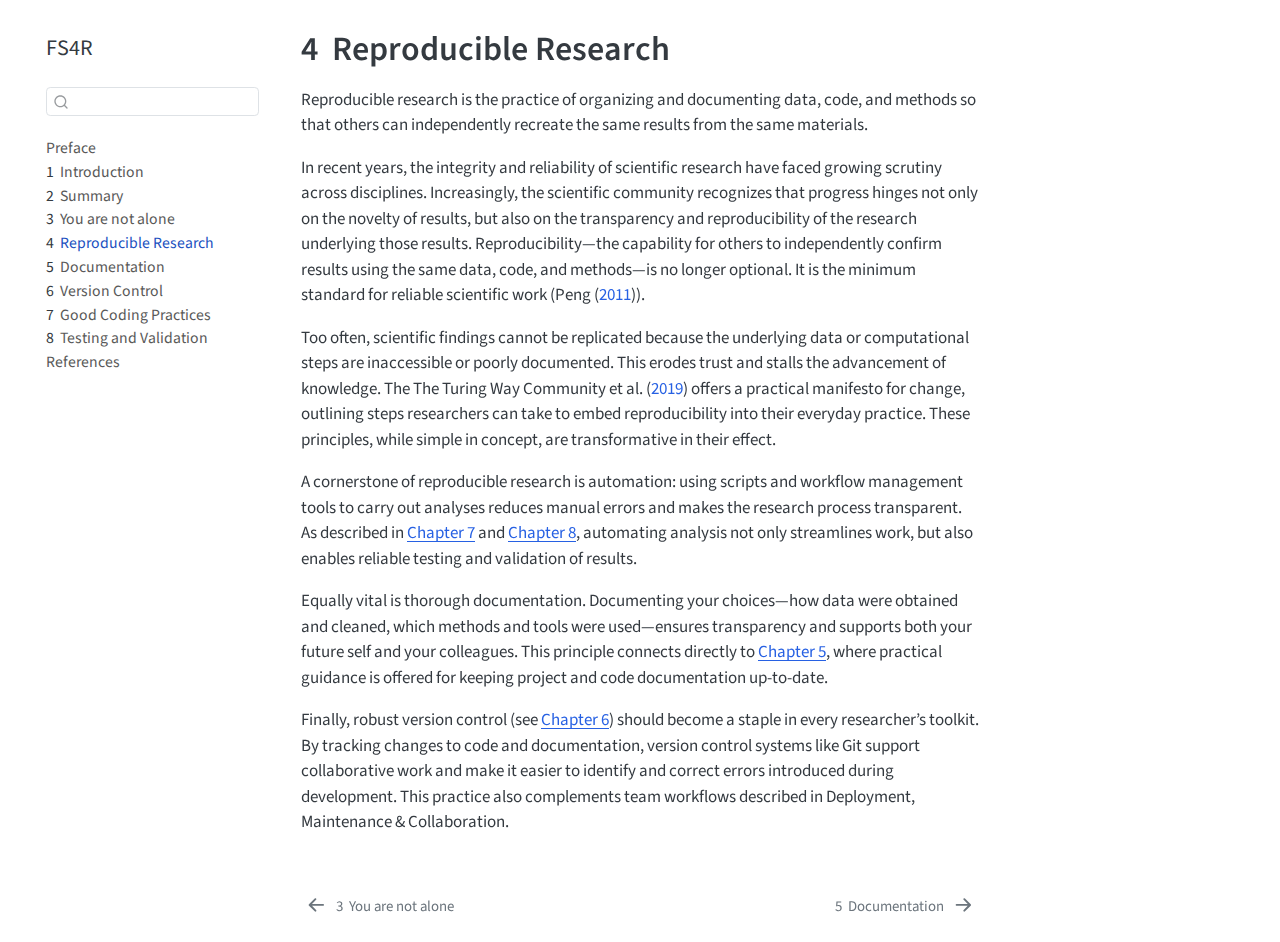
<file: reproducible.html>
<!DOCTYPE html>
<html xmlns="http://www.w3.org/1999/xhtml" lang="en" xml:lang="en"><head>

<meta charset="utf-8">
<meta name="generator" content="quarto-1.8.26">

<meta name="viewport" content="width=device-width, initial-scale=1.0, user-scalable=yes">


<title>4&nbsp; Reproducible Research – FS4R</title>
<style>
code{white-space: pre-wrap;}
span.smallcaps{font-variant: small-caps;}
div.columns{display: flex; gap: min(4vw, 1.5em);}
div.column{flex: auto; overflow-x: auto;}
div.hanging-indent{margin-left: 1.5em; text-indent: -1.5em;}
ul.task-list{list-style: none;}
ul.task-list li input[type="checkbox"] {
  width: 0.8em;
  margin: 0 0.8em 0.2em -1em; /* quarto-specific, see https://github.com/quarto-dev/quarto-cli/issues/4556 */ 
  vertical-align: middle;
}
/* CSS for citations */
div.csl-bib-body { }
div.csl-entry {
  clear: both;
  margin-bottom: 0em;
}
.hanging-indent div.csl-entry {
  margin-left:2em;
  text-indent:-2em;
}
div.csl-left-margin {
  min-width:2em;
  float:left;
}
div.csl-right-inline {
  margin-left:2em;
  padding-left:1em;
}
div.csl-indent {
  margin-left: 2em;
}</style>


<script src="site_libs/quarto-nav/quarto-nav.js"></script>
<script src="site_libs/quarto-nav/headroom.min.js"></script>
<script src="site_libs/clipboard/clipboard.min.js"></script>
<script src="site_libs/quarto-search/autocomplete.umd.js"></script>
<script src="site_libs/quarto-search/fuse.min.js"></script>
<script src="site_libs/quarto-search/quarto-search.js"></script>
<meta name="quarto:offset" content="./">
<link href="./documentation.html" rel="next">
<link href="./yourenotalone.html" rel="prev">
<script src="site_libs/quarto-html/quarto.js" type="module"></script>
<script src="site_libs/quarto-html/tabsets/tabsets.js" type="module"></script>
<script src="site_libs/quarto-html/axe/axe-check.js" type="module"></script>
<script src="site_libs/quarto-html/popper.min.js"></script>
<script src="site_libs/quarto-html/tippy.umd.min.js"></script>
<script src="site_libs/quarto-html/anchor.min.js"></script>
<link href="site_libs/quarto-html/tippy.css" rel="stylesheet">
<link href="site_libs/quarto-html/quarto-syntax-highlighting-587c61ba64f3a5504c4d52d930310e48.css" rel="stylesheet" id="quarto-text-highlighting-styles">
<script src="site_libs/bootstrap/bootstrap.min.js"></script>
<link href="site_libs/bootstrap/bootstrap-icons.css" rel="stylesheet">
<link href="site_libs/bootstrap/bootstrap-0dd2bd5de344125cf763a379ddc3eb04.min.css" rel="stylesheet" append-hash="true" id="quarto-bootstrap" data-mode="light">
<script id="quarto-search-options" type="application/json">{
  "location": "sidebar",
  "copy-button": false,
  "collapse-after": 3,
  "panel-placement": "start",
  "type": "textbox",
  "limit": 50,
  "keyboard-shortcut": [
    "f",
    "/",
    "s"
  ],
  "show-item-context": false,
  "language": {
    "search-no-results-text": "No results",
    "search-matching-documents-text": "matching documents",
    "search-copy-link-title": "Copy link to search",
    "search-hide-matches-text": "Hide additional matches",
    "search-more-match-text": "more match in this document",
    "search-more-matches-text": "more matches in this document",
    "search-clear-button-title": "Clear",
    "search-text-placeholder": "",
    "search-detached-cancel-button-title": "Cancel",
    "search-submit-button-title": "Submit",
    "search-label": "Search"
  }
}</script>


</head>

<body class="nav-sidebar floating quarto-light">

<div id="quarto-search-results"></div>
  <header id="quarto-header" class="headroom fixed-top">
  <nav class="quarto-secondary-nav">
    <div class="container-fluid d-flex">
      <button type="button" class="quarto-btn-toggle btn" data-bs-toggle="collapse" role="button" data-bs-target=".quarto-sidebar-collapse-item" aria-controls="quarto-sidebar" aria-expanded="false" aria-label="Toggle sidebar navigation" onclick="if (window.quartoToggleHeadroom) { window.quartoToggleHeadroom(); }">
        <i class="bi bi-layout-text-sidebar-reverse"></i>
      </button>
        <nav class="quarto-page-breadcrumbs" aria-label="breadcrumb"><ol class="breadcrumb"><li class="breadcrumb-item"><a href="./reproducible.html"><span class="chapter-number">4</span>&nbsp; <span class="chapter-title">Reproducible Research</span></a></li></ol></nav>
        <a class="flex-grow-1" role="navigation" data-bs-toggle="collapse" data-bs-target=".quarto-sidebar-collapse-item" aria-controls="quarto-sidebar" aria-expanded="false" aria-label="Toggle sidebar navigation" onclick="if (window.quartoToggleHeadroom) { window.quartoToggleHeadroom(); }">      
        </a>
      <button type="button" class="btn quarto-search-button" aria-label="Search" onclick="window.quartoOpenSearch();">
        <i class="bi bi-search"></i>
      </button>
    </div>
  </nav>
</header>
<!-- content -->
<div id="quarto-content" class="quarto-container page-columns page-rows-contents page-layout-article">
<!-- sidebar -->
  <nav id="quarto-sidebar" class="sidebar collapse collapse-horizontal quarto-sidebar-collapse-item sidebar-navigation floating overflow-auto">
    <div class="pt-lg-2 mt-2 text-left sidebar-header">
    <div class="sidebar-title mb-0 py-0">
      <a href="./">FS4R</a> 
    </div>
      </div>
        <div class="mt-2 flex-shrink-0 align-items-center">
        <div class="sidebar-search">
        <div id="quarto-search" class="" title="Search"></div>
        </div>
        </div>
    <div class="sidebar-menu-container"> 
    <ul class="list-unstyled mt-1">
        <li class="sidebar-item">
  <div class="sidebar-item-container"> 
  <a href="./index.html" class="sidebar-item-text sidebar-link">
 <span class="menu-text">Preface</span></a>
  </div>
</li>
        <li class="sidebar-item">
  <div class="sidebar-item-container"> 
  <a href="./intro.html" class="sidebar-item-text sidebar-link">
 <span class="menu-text"><span class="chapter-number">1</span>&nbsp; <span class="chapter-title">Introduction</span></span></a>
  </div>
</li>
        <li class="sidebar-item">
  <div class="sidebar-item-container"> 
  <a href="./summary.html" class="sidebar-item-text sidebar-link">
 <span class="menu-text"><span class="chapter-number">2</span>&nbsp; <span class="chapter-title">Summary</span></span></a>
  </div>
</li>
        <li class="sidebar-item">
  <div class="sidebar-item-container"> 
  <a href="./yourenotalone.html" class="sidebar-item-text sidebar-link">
 <span class="menu-text"><span class="chapter-number">3</span>&nbsp; <span class="chapter-title">You are not alone</span></span></a>
  </div>
</li>
        <li class="sidebar-item">
  <div class="sidebar-item-container"> 
  <a href="./reproducible.html" class="sidebar-item-text sidebar-link active">
 <span class="menu-text"><span class="chapter-number">4</span>&nbsp; <span class="chapter-title">Reproducible Research</span></span></a>
  </div>
</li>
        <li class="sidebar-item">
  <div class="sidebar-item-container"> 
  <a href="./documentation.html" class="sidebar-item-text sidebar-link">
 <span class="menu-text"><span class="chapter-number">5</span>&nbsp; <span class="chapter-title">Documentation</span></span></a>
  </div>
</li>
        <li class="sidebar-item">
  <div class="sidebar-item-container"> 
  <a href="./versioncontrol.html" class="sidebar-item-text sidebar-link">
 <span class="menu-text"><span class="chapter-number">6</span>&nbsp; <span class="chapter-title">Version Control</span></span></a>
  </div>
</li>
        <li class="sidebar-item">
  <div class="sidebar-item-container"> 
  <a href="./goodcoding.html" class="sidebar-item-text sidebar-link">
 <span class="menu-text"><span class="chapter-number">7</span>&nbsp; <span class="chapter-title">Good Coding Practices</span></span></a>
  </div>
</li>
        <li class="sidebar-item">
  <div class="sidebar-item-container"> 
  <a href="./testing.html" class="sidebar-item-text sidebar-link">
 <span class="menu-text"><span class="chapter-number">8</span>&nbsp; <span class="chapter-title">Testing and Validation</span></span></a>
  </div>
</li>
        <li class="sidebar-item">
  <div class="sidebar-item-container"> 
  <a href="./references.html" class="sidebar-item-text sidebar-link">
 <span class="menu-text">References</span></a>
  </div>
</li>
    </ul>
    </div>
</nav>
<div id="quarto-sidebar-glass" class="quarto-sidebar-collapse-item" data-bs-toggle="collapse" data-bs-target=".quarto-sidebar-collapse-item"></div>
<!-- margin-sidebar -->
    <div id="quarto-margin-sidebar" class="sidebar margin-sidebar zindex-bottom">
        
    </div>
<!-- main -->
<main class="content" id="quarto-document-content">

<header id="title-block-header" class="quarto-title-block default">
<div class="quarto-title">
<h1 class="title"><span class="chapter-number">4</span>&nbsp; <span class="chapter-title">Reproducible Research</span></h1>
</div>



<div class="quarto-title-meta">

    
  
    
  </div>
  


</header>


<p>Reproducible research is the practice of organizing and documenting data, code, and methods so that others can independently recreate the same results from the same materials.</p>
<p>In recent years, the integrity and reliability of scientific research have faced growing scrutiny across disciplines. Increasingly, the scientific community recognizes that progress hinges not only on the novelty of results, but also on the transparency and reproducibility of the research underlying those results. Reproducibility—the capability for others to independently confirm results using the same data, code, and methods—is no longer optional. It is the minimum standard for reliable scientific work (<span class="citation" data-cites="peng_reproducible_2011">Peng (<a href="references.html#ref-peng_reproducible_2011" role="doc-biblioref">2011</a>)</span>).</p>
<p>Too often, scientific findings cannot be replicated because the underlying data or computational steps are inaccessible or poorly documented. This erodes trust and stalls the advancement of knowledge. The <span class="citation" data-cites="turing_2019">The Turing Way Community et al. (<a href="references.html#ref-turing_2019" role="doc-biblioref">2019</a>)</span> offers a practical manifesto for change, outlining steps researchers can take to embed reproducibility into their everyday practice. These principles, while simple in concept, are transformative in their effect.</p>
<p>A cornerstone of reproducible research is automation: using scripts and workflow management tools to carry out analyses reduces manual errors and makes the research process transparent. As described in <a href="goodcoding.html" class="quarto-xref">Chapter&nbsp;<span>7</span></a> and <a href="testing.html" class="quarto-xref">Chapter&nbsp;<span>8</span></a>, automating analysis not only streamlines work, but also enables reliable testing and validation of results.</p>
<p>Equally vital is thorough documentation. Documenting your choices—how data were obtained and cleaned, which methods and tools were used—ensures transparency and supports both your future self and your colleagues. This principle connects directly to <a href="documentation.html" class="quarto-xref">Chapter&nbsp;<span>5</span></a>, where practical guidance is offered for keeping project and code documentation up-to-date.</p>
<p>Finally, robust version control (see <a href="versioncontrol.html" class="quarto-xref">Chapter&nbsp;<span>6</span></a>) should become a staple in every researcher’s toolkit. By tracking changes to code and documentation, version control systems like Git support collaborative work and make it easier to identify and correct errors introduced during development. This practice also complements team workflows described in Deployment, Maintenance &amp; Collaboration.</p>


<div id="refs" class="references csl-bib-body hanging-indent" data-entry-spacing="0" role="list" style="display: none">
<div id="ref-peng_reproducible_2011" class="csl-entry" role="listitem">
Peng, Roger D. 2011. <span>“Reproducible Research in Computational Science.”</span> <em>Science</em> 334 (6060): 1226–27. <a href="https://doi.org/10.1126/science.1213847">https://doi.org/10.1126/science.1213847</a>.
</div>
<div id="ref-turing_2019" class="csl-entry" role="listitem">
The Turing Way Community, The Turing Way, Becky Arnold, Louise Bowler, Sarah Gibson, Patricia Herterich, Rosie Higman, Anna Krystalli, Alexander Morley, Martin O’Reilly, and Kirstie Whitaker. 2019. <span>“The Turing Way: A Handbook for Reproducible Data Science.”</span> Zenodo. <a href="https://doi.org/10.5281/ZENODO.3233986">https://doi.org/10.5281/ZENODO.3233986</a>.
</div>
</div>

</main> <!-- /main -->
<script id="quarto-html-after-body" type="application/javascript">
  window.document.addEventListener("DOMContentLoaded", function (event) {
    const icon = "";
    const anchorJS = new window.AnchorJS();
    anchorJS.options = {
      placement: 'right',
      icon: icon
    };
    anchorJS.add('.anchored');
    const isCodeAnnotation = (el) => {
      for (const clz of el.classList) {
        if (clz.startsWith('code-annotation-')) {                     
          return true;
        }
      }
      return false;
    }
    const onCopySuccess = function(e) {
      // button target
      const button = e.trigger;
      // don't keep focus
      button.blur();
      // flash "checked"
      button.classList.add('code-copy-button-checked');
      var currentTitle = button.getAttribute("title");
      button.setAttribute("title", "Copied!");
      let tooltip;
      if (window.bootstrap) {
        button.setAttribute("data-bs-toggle", "tooltip");
        button.setAttribute("data-bs-placement", "left");
        button.setAttribute("data-bs-title", "Copied!");
        tooltip = new bootstrap.Tooltip(button, 
          { trigger: "manual", 
            customClass: "code-copy-button-tooltip",
            offset: [0, -8]});
        tooltip.show();    
      }
      setTimeout(function() {
        if (tooltip) {
          tooltip.hide();
          button.removeAttribute("data-bs-title");
          button.removeAttribute("data-bs-toggle");
          button.removeAttribute("data-bs-placement");
        }
        button.setAttribute("title", currentTitle);
        button.classList.remove('code-copy-button-checked');
      }, 1000);
      // clear code selection
      e.clearSelection();
    }
    const getTextToCopy = function(trigger) {
      const outerScaffold = trigger.parentElement.cloneNode(true);
      const codeEl = outerScaffold.querySelector('code');
      for (const childEl of codeEl.children) {
        if (isCodeAnnotation(childEl)) {
          childEl.remove();
        }
      }
      return codeEl.innerText;
    }
    const clipboard = new window.ClipboardJS('.code-copy-button:not([data-in-quarto-modal])', {
      text: getTextToCopy
    });
    clipboard.on('success', onCopySuccess);
    if (window.document.getElementById('quarto-embedded-source-code-modal')) {
      const clipboardModal = new window.ClipboardJS('.code-copy-button[data-in-quarto-modal]', {
        text: getTextToCopy,
        container: window.document.getElementById('quarto-embedded-source-code-modal')
      });
      clipboardModal.on('success', onCopySuccess);
    }
      var localhostRegex = new RegExp(/^(?:http|https):\/\/localhost\:?[0-9]*\//);
      var mailtoRegex = new RegExp(/^mailto:/);
        var filterRegex = new RegExp('/' + window.location.host + '/');
      var isInternal = (href) => {
          return filterRegex.test(href) || localhostRegex.test(href) || mailtoRegex.test(href);
      }
      // Inspect non-navigation links and adorn them if external
     var links = window.document.querySelectorAll('a[href]:not(.nav-link):not(.navbar-brand):not(.toc-action):not(.sidebar-link):not(.sidebar-item-toggle):not(.pagination-link):not(.no-external):not([aria-hidden]):not(.dropdown-item):not(.quarto-navigation-tool):not(.about-link)');
      for (var i=0; i<links.length; i++) {
        const link = links[i];
        if (!isInternal(link.href)) {
          // undo the damage that might have been done by quarto-nav.js in the case of
          // links that we want to consider external
          if (link.dataset.originalHref !== undefined) {
            link.href = link.dataset.originalHref;
          }
        }
      }
    function tippyHover(el, contentFn, onTriggerFn, onUntriggerFn) {
      const config = {
        allowHTML: true,
        maxWidth: 500,
        delay: 100,
        arrow: false,
        appendTo: function(el) {
            return el.parentElement;
        },
        interactive: true,
        interactiveBorder: 10,
        theme: 'quarto',
        placement: 'bottom-start',
      };
      if (contentFn) {
        config.content = contentFn;
      }
      if (onTriggerFn) {
        config.onTrigger = onTriggerFn;
      }
      if (onUntriggerFn) {
        config.onUntrigger = onUntriggerFn;
      }
      window.tippy(el, config); 
    }
    const noterefs = window.document.querySelectorAll('a[role="doc-noteref"]');
    for (var i=0; i<noterefs.length; i++) {
      const ref = noterefs[i];
      tippyHover(ref, function() {
        // use id or data attribute instead here
        let href = ref.getAttribute('data-footnote-href') || ref.getAttribute('href');
        try { href = new URL(href).hash; } catch {}
        const id = href.replace(/^#\/?/, "");
        const note = window.document.getElementById(id);
        if (note) {
          return note.innerHTML;
        } else {
          return "";
        }
      });
    }
    const xrefs = window.document.querySelectorAll('a.quarto-xref');
    const processXRef = (id, note) => {
      // Strip column container classes
      const stripColumnClz = (el) => {
        el.classList.remove("page-full", "page-columns");
        if (el.children) {
          for (const child of el.children) {
            stripColumnClz(child);
          }
        }
      }
      stripColumnClz(note)
      if (id === null || id.startsWith('sec-')) {
        // Special case sections, only their first couple elements
        const container = document.createElement("div");
        if (note.children && note.children.length > 2) {
          container.appendChild(note.children[0].cloneNode(true));
          for (let i = 1; i < note.children.length; i++) {
            const child = note.children[i];
            if (child.tagName === "P" && child.innerText === "") {
              continue;
            } else {
              container.appendChild(child.cloneNode(true));
              break;
            }
          }
          if (window.Quarto?.typesetMath) {
            window.Quarto.typesetMath(container);
          }
          return container.innerHTML
        } else {
          if (window.Quarto?.typesetMath) {
            window.Quarto.typesetMath(note);
          }
          return note.innerHTML;
        }
      } else {
        // Remove any anchor links if they are present
        const anchorLink = note.querySelector('a.anchorjs-link');
        if (anchorLink) {
          anchorLink.remove();
        }
        if (window.Quarto?.typesetMath) {
          window.Quarto.typesetMath(note);
        }
        if (note.classList.contains("callout")) {
          return note.outerHTML;
        } else {
          return note.innerHTML;
        }
      }
    }
    for (var i=0; i<xrefs.length; i++) {
      const xref = xrefs[i];
      tippyHover(xref, undefined, function(instance) {
        instance.disable();
        let url = xref.getAttribute('href');
        let hash = undefined; 
        if (url.startsWith('#')) {
          hash = url;
        } else {
          try { hash = new URL(url).hash; } catch {}
        }
        if (hash) {
          const id = hash.replace(/^#\/?/, "");
          const note = window.document.getElementById(id);
          if (note !== null) {
            try {
              const html = processXRef(id, note.cloneNode(true));
              instance.setContent(html);
            } finally {
              instance.enable();
              instance.show();
            }
          } else {
            // See if we can fetch this
            fetch(url.split('#')[0])
            .then(res => res.text())
            .then(html => {
              const parser = new DOMParser();
              const htmlDoc = parser.parseFromString(html, "text/html");
              const note = htmlDoc.getElementById(id);
              if (note !== null) {
                const html = processXRef(id, note);
                instance.setContent(html);
              } 
            }).finally(() => {
              instance.enable();
              instance.show();
            });
          }
        } else {
          // See if we can fetch a full url (with no hash to target)
          // This is a special case and we should probably do some content thinning / targeting
          fetch(url)
          .then(res => res.text())
          .then(html => {
            const parser = new DOMParser();
            const htmlDoc = parser.parseFromString(html, "text/html");
            const note = htmlDoc.querySelector('main.content');
            if (note !== null) {
              // This should only happen for chapter cross references
              // (since there is no id in the URL)
              // remove the first header
              if (note.children.length > 0 && note.children[0].tagName === "HEADER") {
                note.children[0].remove();
              }
              const html = processXRef(null, note);
              instance.setContent(html);
            } 
          }).finally(() => {
            instance.enable();
            instance.show();
          });
        }
      }, function(instance) {
      });
    }
        let selectedAnnoteEl;
        const selectorForAnnotation = ( cell, annotation) => {
          let cellAttr = 'data-code-cell="' + cell + '"';
          let lineAttr = 'data-code-annotation="' +  annotation + '"';
          const selector = 'span[' + cellAttr + '][' + lineAttr + ']';
          return selector;
        }
        const selectCodeLines = (annoteEl) => {
          const doc = window.document;
          const targetCell = annoteEl.getAttribute("data-target-cell");
          const targetAnnotation = annoteEl.getAttribute("data-target-annotation");
          const annoteSpan = window.document.querySelector(selectorForAnnotation(targetCell, targetAnnotation));
          const lines = annoteSpan.getAttribute("data-code-lines").split(",");
          const lineIds = lines.map((line) => {
            return targetCell + "-" + line;
          })
          let top = null;
          let height = null;
          let parent = null;
          if (lineIds.length > 0) {
              //compute the position of the single el (top and bottom and make a div)
              const el = window.document.getElementById(lineIds[0]);
              top = el.offsetTop;
              height = el.offsetHeight;
              parent = el.parentElement.parentElement;
            if (lineIds.length > 1) {
              const lastEl = window.document.getElementById(lineIds[lineIds.length - 1]);
              const bottom = lastEl.offsetTop + lastEl.offsetHeight;
              height = bottom - top;
            }
            if (top !== null && height !== null && parent !== null) {
              // cook up a div (if necessary) and position it 
              let div = window.document.getElementById("code-annotation-line-highlight");
              if (div === null) {
                div = window.document.createElement("div");
                div.setAttribute("id", "code-annotation-line-highlight");
                div.style.position = 'absolute';
                parent.appendChild(div);
              }
              div.style.top = top - 2 + "px";
              div.style.height = height + 4 + "px";
              div.style.left = 0;
              let gutterDiv = window.document.getElementById("code-annotation-line-highlight-gutter");
              if (gutterDiv === null) {
                gutterDiv = window.document.createElement("div");
                gutterDiv.setAttribute("id", "code-annotation-line-highlight-gutter");
                gutterDiv.style.position = 'absolute';
                const codeCell = window.document.getElementById(targetCell);
                const gutter = codeCell.querySelector('.code-annotation-gutter');
                gutter.appendChild(gutterDiv);
              }
              gutterDiv.style.top = top - 2 + "px";
              gutterDiv.style.height = height + 4 + "px";
            }
            selectedAnnoteEl = annoteEl;
          }
        };
        const unselectCodeLines = () => {
          const elementsIds = ["code-annotation-line-highlight", "code-annotation-line-highlight-gutter"];
          elementsIds.forEach((elId) => {
            const div = window.document.getElementById(elId);
            if (div) {
              div.remove();
            }
          });
          selectedAnnoteEl = undefined;
        };
          // Handle positioning of the toggle
      window.addEventListener(
        "resize",
        throttle(() => {
          elRect = undefined;
          if (selectedAnnoteEl) {
            selectCodeLines(selectedAnnoteEl);
          }
        }, 10)
      );
      function throttle(fn, ms) {
      let throttle = false;
      let timer;
        return (...args) => {
          if(!throttle) { // first call gets through
              fn.apply(this, args);
              throttle = true;
          } else { // all the others get throttled
              if(timer) clearTimeout(timer); // cancel #2
              timer = setTimeout(() => {
                fn.apply(this, args);
                timer = throttle = false;
              }, ms);
          }
        };
      }
        // Attach click handler to the DT
        const annoteDls = window.document.querySelectorAll('dt[data-target-cell]');
        for (const annoteDlNode of annoteDls) {
          annoteDlNode.addEventListener('click', (event) => {
            const clickedEl = event.target;
            if (clickedEl !== selectedAnnoteEl) {
              unselectCodeLines();
              const activeEl = window.document.querySelector('dt[data-target-cell].code-annotation-active');
              if (activeEl) {
                activeEl.classList.remove('code-annotation-active');
              }
              selectCodeLines(clickedEl);
              clickedEl.classList.add('code-annotation-active');
            } else {
              // Unselect the line
              unselectCodeLines();
              clickedEl.classList.remove('code-annotation-active');
            }
          });
        }
    const findCites = (el) => {
      const parentEl = el.parentElement;
      if (parentEl) {
        const cites = parentEl.dataset.cites;
        if (cites) {
          return {
            el,
            cites: cites.split(' ')
          };
        } else {
          return findCites(el.parentElement)
        }
      } else {
        return undefined;
      }
    };
    var bibliorefs = window.document.querySelectorAll('a[role="doc-biblioref"]');
    for (var i=0; i<bibliorefs.length; i++) {
      const ref = bibliorefs[i];
      const citeInfo = findCites(ref);
      if (citeInfo) {
        tippyHover(citeInfo.el, function() {
          var popup = window.document.createElement('div');
          citeInfo.cites.forEach(function(cite) {
            var citeDiv = window.document.createElement('div');
            citeDiv.classList.add('hanging-indent');
            citeDiv.classList.add('csl-entry');
            var biblioDiv = window.document.getElementById('ref-' + cite);
            if (biblioDiv) {
              citeDiv.innerHTML = biblioDiv.innerHTML;
            }
            popup.appendChild(citeDiv);
          });
          return popup.innerHTML;
        });
      }
    }
  });
  </script>
<nav class="page-navigation">
  <div class="nav-page nav-page-previous">
      <a href="./yourenotalone.html" class="pagination-link" aria-label="You are not alone">
        <i class="bi bi-arrow-left-short"></i> <span class="nav-page-text"><span class="chapter-number">3</span>&nbsp; <span class="chapter-title">You are not alone</span></span>
      </a>          
  </div>
  <div class="nav-page nav-page-next">
      <a href="./documentation.html" class="pagination-link" aria-label="Documentation">
        <span class="nav-page-text"><span class="chapter-number">5</span>&nbsp; <span class="chapter-title">Documentation</span></span> <i class="bi bi-arrow-right-short"></i>
      </a>
  </div>
</nav>
</div> <!-- /content -->




</body></html>
</file>
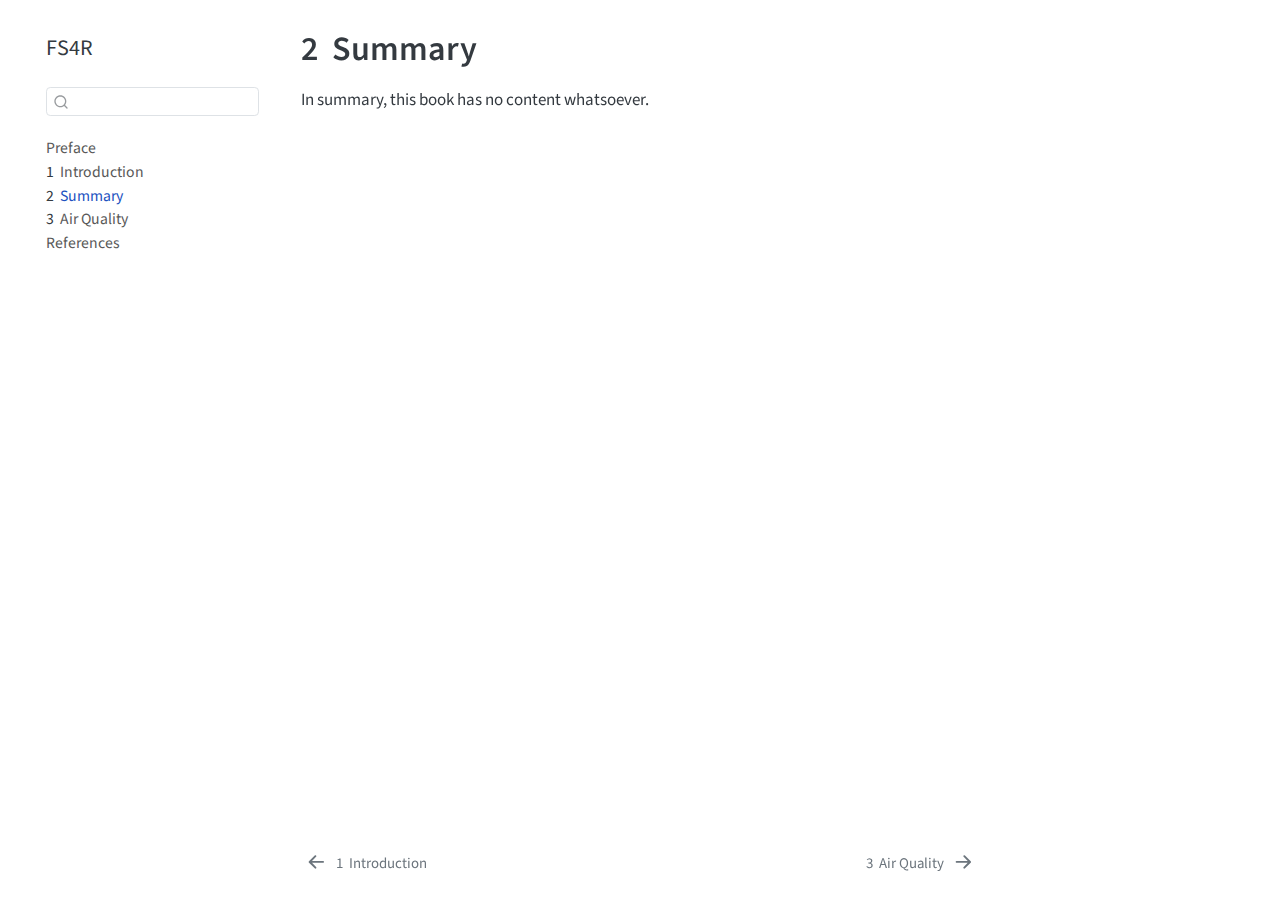
<file: summary.html>
<!DOCTYPE html>
<html xmlns="http://www.w3.org/1999/xhtml" lang="en" xml:lang="en"><head>

<meta charset="utf-8">
<meta name="generator" content="quarto-1.8.26">

<meta name="viewport" content="width=device-width, initial-scale=1.0, user-scalable=yes">


<title>2&nbsp; Summary – FS4R</title>
<style>
code{white-space: pre-wrap;}
span.smallcaps{font-variant: small-caps;}
div.columns{display: flex; gap: min(4vw, 1.5em);}
div.column{flex: auto; overflow-x: auto;}
div.hanging-indent{margin-left: 1.5em; text-indent: -1.5em;}
ul.task-list{list-style: none;}
ul.task-list li input[type="checkbox"] {
  width: 0.8em;
  margin: 0 0.8em 0.2em -1em; /* quarto-specific, see https://github.com/quarto-dev/quarto-cli/issues/4556 */ 
  vertical-align: middle;
}
</style>


<script src="site_libs/quarto-nav/quarto-nav.js"></script>
<script src="site_libs/quarto-nav/headroom.min.js"></script>
<script src="site_libs/clipboard/clipboard.min.js"></script>
<script src="site_libs/quarto-search/autocomplete.umd.js"></script>
<script src="site_libs/quarto-search/fuse.min.js"></script>
<script src="site_libs/quarto-search/quarto-search.js"></script>
<meta name="quarto:offset" content="./">
<link href="./00-chapter.html" rel="next">
<link href="./intro.html" rel="prev">
<script src="site_libs/quarto-html/quarto.js" type="module"></script>
<script src="site_libs/quarto-html/tabsets/tabsets.js" type="module"></script>
<script src="site_libs/quarto-html/axe/axe-check.js" type="module"></script>
<script src="site_libs/quarto-html/popper.min.js"></script>
<script src="site_libs/quarto-html/tippy.umd.min.js"></script>
<script src="site_libs/quarto-html/anchor.min.js"></script>
<link href="site_libs/quarto-html/tippy.css" rel="stylesheet">
<link href="site_libs/quarto-html/quarto-syntax-highlighting-587c61ba64f3a5504c4d52d930310e48.css" rel="stylesheet" id="quarto-text-highlighting-styles">
<script src="site_libs/bootstrap/bootstrap.min.js"></script>
<link href="site_libs/bootstrap/bootstrap-icons.css" rel="stylesheet">
<link href="site_libs/bootstrap/bootstrap-0dd2bd5de344125cf763a379ddc3eb04.min.css" rel="stylesheet" append-hash="true" id="quarto-bootstrap" data-mode="light">
<script id="quarto-search-options" type="application/json">{
  "location": "sidebar",
  "copy-button": false,
  "collapse-after": 3,
  "panel-placement": "start",
  "type": "textbox",
  "limit": 50,
  "keyboard-shortcut": [
    "f",
    "/",
    "s"
  ],
  "show-item-context": false,
  "language": {
    "search-no-results-text": "No results",
    "search-matching-documents-text": "matching documents",
    "search-copy-link-title": "Copy link to search",
    "search-hide-matches-text": "Hide additional matches",
    "search-more-match-text": "more match in this document",
    "search-more-matches-text": "more matches in this document",
    "search-clear-button-title": "Clear",
    "search-text-placeholder": "",
    "search-detached-cancel-button-title": "Cancel",
    "search-submit-button-title": "Submit",
    "search-label": "Search"
  }
}</script>


</head>

<body class="nav-sidebar floating quarto-light">

<div id="quarto-search-results"></div>
  <header id="quarto-header" class="headroom fixed-top">
  <nav class="quarto-secondary-nav">
    <div class="container-fluid d-flex">
      <button type="button" class="quarto-btn-toggle btn" data-bs-toggle="collapse" role="button" data-bs-target=".quarto-sidebar-collapse-item" aria-controls="quarto-sidebar" aria-expanded="false" aria-label="Toggle sidebar navigation" onclick="if (window.quartoToggleHeadroom) { window.quartoToggleHeadroom(); }">
        <i class="bi bi-layout-text-sidebar-reverse"></i>
      </button>
        <nav class="quarto-page-breadcrumbs" aria-label="breadcrumb"><ol class="breadcrumb"><li class="breadcrumb-item"><a href="./summary.html"><span class="chapter-number">2</span>&nbsp; <span class="chapter-title">Summary</span></a></li></ol></nav>
        <a class="flex-grow-1" role="navigation" data-bs-toggle="collapse" data-bs-target=".quarto-sidebar-collapse-item" aria-controls="quarto-sidebar" aria-expanded="false" aria-label="Toggle sidebar navigation" onclick="if (window.quartoToggleHeadroom) { window.quartoToggleHeadroom(); }">      
        </a>
      <button type="button" class="btn quarto-search-button" aria-label="Search" onclick="window.quartoOpenSearch();">
        <i class="bi bi-search"></i>
      </button>
    </div>
  </nav>
</header>
<!-- content -->
<div id="quarto-content" class="quarto-container page-columns page-rows-contents page-layout-article">
<!-- sidebar -->
  <nav id="quarto-sidebar" class="sidebar collapse collapse-horizontal quarto-sidebar-collapse-item sidebar-navigation floating overflow-auto">
    <div class="pt-lg-2 mt-2 text-left sidebar-header">
    <div class="sidebar-title mb-0 py-0">
      <a href="./">FS4R</a> 
    </div>
      </div>
        <div class="mt-2 flex-shrink-0 align-items-center">
        <div class="sidebar-search">
        <div id="quarto-search" class="" title="Search"></div>
        </div>
        </div>
    <div class="sidebar-menu-container"> 
    <ul class="list-unstyled mt-1">
        <li class="sidebar-item">
  <div class="sidebar-item-container"> 
  <a href="./index.html" class="sidebar-item-text sidebar-link">
 <span class="menu-text">Preface</span></a>
  </div>
</li>
        <li class="sidebar-item">
  <div class="sidebar-item-container"> 
  <a href="./intro.html" class="sidebar-item-text sidebar-link">
 <span class="menu-text"><span class="chapter-number">1</span>&nbsp; <span class="chapter-title">Introduction</span></span></a>
  </div>
</li>
        <li class="sidebar-item">
  <div class="sidebar-item-container"> 
  <a href="./summary.html" class="sidebar-item-text sidebar-link active">
 <span class="menu-text"><span class="chapter-number">2</span>&nbsp; <span class="chapter-title">Summary</span></span></a>
  </div>
</li>
        <li class="sidebar-item">
  <div class="sidebar-item-container"> 
  <a href="./00-chapter.html" class="sidebar-item-text sidebar-link">
 <span class="menu-text"><span class="chapter-number">3</span>&nbsp; <span class="chapter-title">Air Quality</span></span></a>
  </div>
</li>
        <li class="sidebar-item">
  <div class="sidebar-item-container"> 
  <a href="./references.html" class="sidebar-item-text sidebar-link">
 <span class="menu-text">References</span></a>
  </div>
</li>
    </ul>
    </div>
</nav>
<div id="quarto-sidebar-glass" class="quarto-sidebar-collapse-item" data-bs-toggle="collapse" data-bs-target=".quarto-sidebar-collapse-item"></div>
<!-- margin-sidebar -->
    <div id="quarto-margin-sidebar" class="sidebar margin-sidebar zindex-bottom">
        
    </div>
<!-- main -->
<main class="content" id="quarto-document-content">

<header id="title-block-header" class="quarto-title-block default">
<div class="quarto-title">
<h1 class="title"><span class="chapter-number">2</span>&nbsp; <span class="chapter-title">Summary</span></h1>
</div>



<div class="quarto-title-meta">

    
  
    
  </div>
  


</header>


<p>In summary, this book has no content whatsoever.</p>



</main> <!-- /main -->
<script id="quarto-html-after-body" type="application/javascript">
  window.document.addEventListener("DOMContentLoaded", function (event) {
    const icon = "";
    const anchorJS = new window.AnchorJS();
    anchorJS.options = {
      placement: 'right',
      icon: icon
    };
    anchorJS.add('.anchored');
    const isCodeAnnotation = (el) => {
      for (const clz of el.classList) {
        if (clz.startsWith('code-annotation-')) {                     
          return true;
        }
      }
      return false;
    }
    const onCopySuccess = function(e) {
      // button target
      const button = e.trigger;
      // don't keep focus
      button.blur();
      // flash "checked"
      button.classList.add('code-copy-button-checked');
      var currentTitle = button.getAttribute("title");
      button.setAttribute("title", "Copied!");
      let tooltip;
      if (window.bootstrap) {
        button.setAttribute("data-bs-toggle", "tooltip");
        button.setAttribute("data-bs-placement", "left");
        button.setAttribute("data-bs-title", "Copied!");
        tooltip = new bootstrap.Tooltip(button, 
          { trigger: "manual", 
            customClass: "code-copy-button-tooltip",
            offset: [0, -8]});
        tooltip.show();    
      }
      setTimeout(function() {
        if (tooltip) {
          tooltip.hide();
          button.removeAttribute("data-bs-title");
          button.removeAttribute("data-bs-toggle");
          button.removeAttribute("data-bs-placement");
        }
        button.setAttribute("title", currentTitle);
        button.classList.remove('code-copy-button-checked');
      }, 1000);
      // clear code selection
      e.clearSelection();
    }
    const getTextToCopy = function(trigger) {
      const outerScaffold = trigger.parentElement.cloneNode(true);
      const codeEl = outerScaffold.querySelector('code');
      for (const childEl of codeEl.children) {
        if (isCodeAnnotation(childEl)) {
          childEl.remove();
        }
      }
      return codeEl.innerText;
    }
    const clipboard = new window.ClipboardJS('.code-copy-button:not([data-in-quarto-modal])', {
      text: getTextToCopy
    });
    clipboard.on('success', onCopySuccess);
    if (window.document.getElementById('quarto-embedded-source-code-modal')) {
      const clipboardModal = new window.ClipboardJS('.code-copy-button[data-in-quarto-modal]', {
        text: getTextToCopy,
        container: window.document.getElementById('quarto-embedded-source-code-modal')
      });
      clipboardModal.on('success', onCopySuccess);
    }
      var localhostRegex = new RegExp(/^(?:http|https):\/\/localhost\:?[0-9]*\//);
      var mailtoRegex = new RegExp(/^mailto:/);
        var filterRegex = new RegExp('/' + window.location.host + '/');
      var isInternal = (href) => {
          return filterRegex.test(href) || localhostRegex.test(href) || mailtoRegex.test(href);
      }
      // Inspect non-navigation links and adorn them if external
     var links = window.document.querySelectorAll('a[href]:not(.nav-link):not(.navbar-brand):not(.toc-action):not(.sidebar-link):not(.sidebar-item-toggle):not(.pagination-link):not(.no-external):not([aria-hidden]):not(.dropdown-item):not(.quarto-navigation-tool):not(.about-link)');
      for (var i=0; i<links.length; i++) {
        const link = links[i];
        if (!isInternal(link.href)) {
          // undo the damage that might have been done by quarto-nav.js in the case of
          // links that we want to consider external
          if (link.dataset.originalHref !== undefined) {
            link.href = link.dataset.originalHref;
          }
        }
      }
    function tippyHover(el, contentFn, onTriggerFn, onUntriggerFn) {
      const config = {
        allowHTML: true,
        maxWidth: 500,
        delay: 100,
        arrow: false,
        appendTo: function(el) {
            return el.parentElement;
        },
        interactive: true,
        interactiveBorder: 10,
        theme: 'quarto',
        placement: 'bottom-start',
      };
      if (contentFn) {
        config.content = contentFn;
      }
      if (onTriggerFn) {
        config.onTrigger = onTriggerFn;
      }
      if (onUntriggerFn) {
        config.onUntrigger = onUntriggerFn;
      }
      window.tippy(el, config); 
    }
    const noterefs = window.document.querySelectorAll('a[role="doc-noteref"]');
    for (var i=0; i<noterefs.length; i++) {
      const ref = noterefs[i];
      tippyHover(ref, function() {
        // use id or data attribute instead here
        let href = ref.getAttribute('data-footnote-href') || ref.getAttribute('href');
        try { href = new URL(href).hash; } catch {}
        const id = href.replace(/^#\/?/, "");
        const note = window.document.getElementById(id);
        if (note) {
          return note.innerHTML;
        } else {
          return "";
        }
      });
    }
    const xrefs = window.document.querySelectorAll('a.quarto-xref');
    const processXRef = (id, note) => {
      // Strip column container classes
      const stripColumnClz = (el) => {
        el.classList.remove("page-full", "page-columns");
        if (el.children) {
          for (const child of el.children) {
            stripColumnClz(child);
          }
        }
      }
      stripColumnClz(note)
      if (id === null || id.startsWith('sec-')) {
        // Special case sections, only their first couple elements
        const container = document.createElement("div");
        if (note.children && note.children.length > 2) {
          container.appendChild(note.children[0].cloneNode(true));
          for (let i = 1; i < note.children.length; i++) {
            const child = note.children[i];
            if (child.tagName === "P" && child.innerText === "") {
              continue;
            } else {
              container.appendChild(child.cloneNode(true));
              break;
            }
          }
          if (window.Quarto?.typesetMath) {
            window.Quarto.typesetMath(container);
          }
          return container.innerHTML
        } else {
          if (window.Quarto?.typesetMath) {
            window.Quarto.typesetMath(note);
          }
          return note.innerHTML;
        }
      } else {
        // Remove any anchor links if they are present
        const anchorLink = note.querySelector('a.anchorjs-link');
        if (anchorLink) {
          anchorLink.remove();
        }
        if (window.Quarto?.typesetMath) {
          window.Quarto.typesetMath(note);
        }
        if (note.classList.contains("callout")) {
          return note.outerHTML;
        } else {
          return note.innerHTML;
        }
      }
    }
    for (var i=0; i<xrefs.length; i++) {
      const xref = xrefs[i];
      tippyHover(xref, undefined, function(instance) {
        instance.disable();
        let url = xref.getAttribute('href');
        let hash = undefined; 
        if (url.startsWith('#')) {
          hash = url;
        } else {
          try { hash = new URL(url).hash; } catch {}
        }
        if (hash) {
          const id = hash.replace(/^#\/?/, "");
          const note = window.document.getElementById(id);
          if (note !== null) {
            try {
              const html = processXRef(id, note.cloneNode(true));
              instance.setContent(html);
            } finally {
              instance.enable();
              instance.show();
            }
          } else {
            // See if we can fetch this
            fetch(url.split('#')[0])
            .then(res => res.text())
            .then(html => {
              const parser = new DOMParser();
              const htmlDoc = parser.parseFromString(html, "text/html");
              const note = htmlDoc.getElementById(id);
              if (note !== null) {
                const html = processXRef(id, note);
                instance.setContent(html);
              } 
            }).finally(() => {
              instance.enable();
              instance.show();
            });
          }
        } else {
          // See if we can fetch a full url (with no hash to target)
          // This is a special case and we should probably do some content thinning / targeting
          fetch(url)
          .then(res => res.text())
          .then(html => {
            const parser = new DOMParser();
            const htmlDoc = parser.parseFromString(html, "text/html");
            const note = htmlDoc.querySelector('main.content');
            if (note !== null) {
              // This should only happen for chapter cross references
              // (since there is no id in the URL)
              // remove the first header
              if (note.children.length > 0 && note.children[0].tagName === "HEADER") {
                note.children[0].remove();
              }
              const html = processXRef(null, note);
              instance.setContent(html);
            } 
          }).finally(() => {
            instance.enable();
            instance.show();
          });
        }
      }, function(instance) {
      });
    }
        let selectedAnnoteEl;
        const selectorForAnnotation = ( cell, annotation) => {
          let cellAttr = 'data-code-cell="' + cell + '"';
          let lineAttr = 'data-code-annotation="' +  annotation + '"';
          const selector = 'span[' + cellAttr + '][' + lineAttr + ']';
          return selector;
        }
        const selectCodeLines = (annoteEl) => {
          const doc = window.document;
          const targetCell = annoteEl.getAttribute("data-target-cell");
          const targetAnnotation = annoteEl.getAttribute("data-target-annotation");
          const annoteSpan = window.document.querySelector(selectorForAnnotation(targetCell, targetAnnotation));
          const lines = annoteSpan.getAttribute("data-code-lines").split(",");
          const lineIds = lines.map((line) => {
            return targetCell + "-" + line;
          })
          let top = null;
          let height = null;
          let parent = null;
          if (lineIds.length > 0) {
              //compute the position of the single el (top and bottom and make a div)
              const el = window.document.getElementById(lineIds[0]);
              top = el.offsetTop;
              height = el.offsetHeight;
              parent = el.parentElement.parentElement;
            if (lineIds.length > 1) {
              const lastEl = window.document.getElementById(lineIds[lineIds.length - 1]);
              const bottom = lastEl.offsetTop + lastEl.offsetHeight;
              height = bottom - top;
            }
            if (top !== null && height !== null && parent !== null) {
              // cook up a div (if necessary) and position it 
              let div = window.document.getElementById("code-annotation-line-highlight");
              if (div === null) {
                div = window.document.createElement("div");
                div.setAttribute("id", "code-annotation-line-highlight");
                div.style.position = 'absolute';
                parent.appendChild(div);
              }
              div.style.top = top - 2 + "px";
              div.style.height = height + 4 + "px";
              div.style.left = 0;
              let gutterDiv = window.document.getElementById("code-annotation-line-highlight-gutter");
              if (gutterDiv === null) {
                gutterDiv = window.document.createElement("div");
                gutterDiv.setAttribute("id", "code-annotation-line-highlight-gutter");
                gutterDiv.style.position = 'absolute';
                const codeCell = window.document.getElementById(targetCell);
                const gutter = codeCell.querySelector('.code-annotation-gutter');
                gutter.appendChild(gutterDiv);
              }
              gutterDiv.style.top = top - 2 + "px";
              gutterDiv.style.height = height + 4 + "px";
            }
            selectedAnnoteEl = annoteEl;
          }
        };
        const unselectCodeLines = () => {
          const elementsIds = ["code-annotation-line-highlight", "code-annotation-line-highlight-gutter"];
          elementsIds.forEach((elId) => {
            const div = window.document.getElementById(elId);
            if (div) {
              div.remove();
            }
          });
          selectedAnnoteEl = undefined;
        };
          // Handle positioning of the toggle
      window.addEventListener(
        "resize",
        throttle(() => {
          elRect = undefined;
          if (selectedAnnoteEl) {
            selectCodeLines(selectedAnnoteEl);
          }
        }, 10)
      );
      function throttle(fn, ms) {
      let throttle = false;
      let timer;
        return (...args) => {
          if(!throttle) { // first call gets through
              fn.apply(this, args);
              throttle = true;
          } else { // all the others get throttled
              if(timer) clearTimeout(timer); // cancel #2
              timer = setTimeout(() => {
                fn.apply(this, args);
                timer = throttle = false;
              }, ms);
          }
        };
      }
        // Attach click handler to the DT
        const annoteDls = window.document.querySelectorAll('dt[data-target-cell]');
        for (const annoteDlNode of annoteDls) {
          annoteDlNode.addEventListener('click', (event) => {
            const clickedEl = event.target;
            if (clickedEl !== selectedAnnoteEl) {
              unselectCodeLines();
              const activeEl = window.document.querySelector('dt[data-target-cell].code-annotation-active');
              if (activeEl) {
                activeEl.classList.remove('code-annotation-active');
              }
              selectCodeLines(clickedEl);
              clickedEl.classList.add('code-annotation-active');
            } else {
              // Unselect the line
              unselectCodeLines();
              clickedEl.classList.remove('code-annotation-active');
            }
          });
        }
    const findCites = (el) => {
      const parentEl = el.parentElement;
      if (parentEl) {
        const cites = parentEl.dataset.cites;
        if (cites) {
          return {
            el,
            cites: cites.split(' ')
          };
        } else {
          return findCites(el.parentElement)
        }
      } else {
        return undefined;
      }
    };
    var bibliorefs = window.document.querySelectorAll('a[role="doc-biblioref"]');
    for (var i=0; i<bibliorefs.length; i++) {
      const ref = bibliorefs[i];
      const citeInfo = findCites(ref);
      if (citeInfo) {
        tippyHover(citeInfo.el, function() {
          var popup = window.document.createElement('div');
          citeInfo.cites.forEach(function(cite) {
            var citeDiv = window.document.createElement('div');
            citeDiv.classList.add('hanging-indent');
            citeDiv.classList.add('csl-entry');
            var biblioDiv = window.document.getElementById('ref-' + cite);
            if (biblioDiv) {
              citeDiv.innerHTML = biblioDiv.innerHTML;
            }
            popup.appendChild(citeDiv);
          });
          return popup.innerHTML;
        });
      }
    }
  });
  </script>
<nav class="page-navigation">
  <div class="nav-page nav-page-previous">
      <a href="./intro.html" class="pagination-link" aria-label="Introduction">
        <i class="bi bi-arrow-left-short"></i> <span class="nav-page-text"><span class="chapter-number">1</span>&nbsp; <span class="chapter-title">Introduction</span></span>
      </a>          
  </div>
  <div class="nav-page nav-page-next">
      <a href="./00-chapter.html" class="pagination-link" aria-label="Air Quality">
        <span class="nav-page-text"><span class="chapter-number">3</span>&nbsp; <span class="chapter-title">Air Quality</span></span> <i class="bi bi-arrow-right-short"></i>
      </a>
  </div>
</nav>
</div> <!-- /content -->




</body></html>
</file>
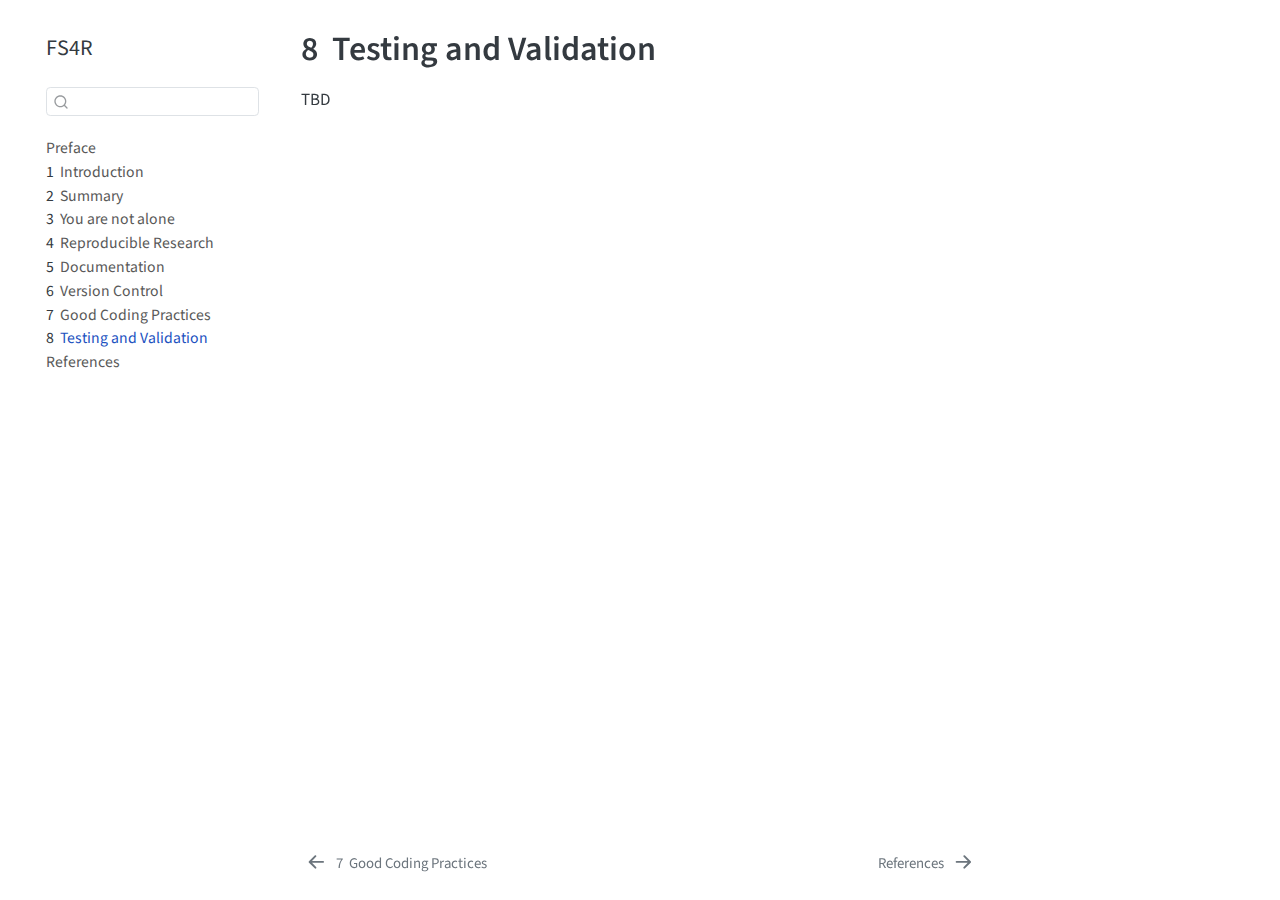
<file: testing.html>
<!DOCTYPE html>
<html xmlns="http://www.w3.org/1999/xhtml" lang="en" xml:lang="en"><head>

<meta charset="utf-8">
<meta name="generator" content="quarto-1.8.27">

<meta name="viewport" content="width=device-width, initial-scale=1.0, user-scalable=yes">


<title>8&nbsp; Testing and Validation – FS4R</title>
<style>
code{white-space: pre-wrap;}
span.smallcaps{font-variant: small-caps;}
div.columns{display: flex; gap: min(4vw, 1.5em);}
div.column{flex: auto; overflow-x: auto;}
div.hanging-indent{margin-left: 1.5em; text-indent: -1.5em;}
ul.task-list{list-style: none;}
ul.task-list li input[type="checkbox"] {
  width: 0.8em;
  margin: 0 0.8em 0.2em -1em; /* quarto-specific, see https://github.com/quarto-dev/quarto-cli/issues/4556 */ 
  vertical-align: middle;
}
</style>


<script src="site_libs/quarto-nav/quarto-nav.js"></script>
<script src="site_libs/quarto-nav/headroom.min.js"></script>
<script src="site_libs/clipboard/clipboard.min.js"></script>
<script src="site_libs/quarto-search/autocomplete.umd.js"></script>
<script src="site_libs/quarto-search/fuse.min.js"></script>
<script src="site_libs/quarto-search/quarto-search.js"></script>
<meta name="quarto:offset" content="./">
<link href="./references.html" rel="next">
<link href="./goodcoding.html" rel="prev">
<script src="site_libs/quarto-html/quarto.js" type="module"></script>
<script src="site_libs/quarto-html/tabsets/tabsets.js" type="module"></script>
<script src="site_libs/quarto-html/axe/axe-check.js" type="module"></script>
<script src="site_libs/quarto-html/popper.min.js"></script>
<script src="site_libs/quarto-html/tippy.umd.min.js"></script>
<script src="site_libs/quarto-html/anchor.min.js"></script>
<link href="site_libs/quarto-html/tippy.css" rel="stylesheet">
<link href="site_libs/quarto-html/quarto-syntax-highlighting-ed96de9b727972fe78a7b5d16c58bf87.css" rel="stylesheet" id="quarto-text-highlighting-styles">
<script src="site_libs/bootstrap/bootstrap.min.js"></script>
<link href="site_libs/bootstrap/bootstrap-icons.css" rel="stylesheet">
<link href="site_libs/bootstrap/bootstrap-0dd2bd5de344125cf763a379ddc3eb04.min.css" rel="stylesheet" append-hash="true" id="quarto-bootstrap" data-mode="light">
<script id="quarto-search-options" type="application/json">{
  "location": "sidebar",
  "copy-button": false,
  "collapse-after": 3,
  "panel-placement": "start",
  "type": "textbox",
  "limit": 50,
  "keyboard-shortcut": [
    "f",
    "/",
    "s"
  ],
  "show-item-context": false,
  "language": {
    "search-no-results-text": "No results",
    "search-matching-documents-text": "matching documents",
    "search-copy-link-title": "Copy link to search",
    "search-hide-matches-text": "Hide additional matches",
    "search-more-match-text": "more match in this document",
    "search-more-matches-text": "more matches in this document",
    "search-clear-button-title": "Clear",
    "search-text-placeholder": "",
    "search-detached-cancel-button-title": "Cancel",
    "search-submit-button-title": "Submit",
    "search-label": "Search"
  }
}</script>


</head>

<body class="nav-sidebar floating quarto-light">

<div id="quarto-search-results"></div>
  <header id="quarto-header" class="headroom fixed-top">
  <nav class="quarto-secondary-nav">
    <div class="container-fluid d-flex">
      <button type="button" class="quarto-btn-toggle btn" data-bs-toggle="collapse" role="button" data-bs-target=".quarto-sidebar-collapse-item" aria-controls="quarto-sidebar" aria-expanded="false" aria-label="Toggle sidebar navigation" onclick="if (window.quartoToggleHeadroom) { window.quartoToggleHeadroom(); }">
        <i class="bi bi-layout-text-sidebar-reverse"></i>
      </button>
        <nav class="quarto-page-breadcrumbs" aria-label="breadcrumb"><ol class="breadcrumb"><li class="breadcrumb-item"><a href="./testing.html"><span class="chapter-number">8</span>&nbsp; <span class="chapter-title">Testing and Validation</span></a></li></ol></nav>
        <a class="flex-grow-1" role="navigation" data-bs-toggle="collapse" data-bs-target=".quarto-sidebar-collapse-item" aria-controls="quarto-sidebar" aria-expanded="false" aria-label="Toggle sidebar navigation" onclick="if (window.quartoToggleHeadroom) { window.quartoToggleHeadroom(); }">      
        </a>
      <button type="button" class="btn quarto-search-button" aria-label="Search" onclick="window.quartoOpenSearch();">
        <i class="bi bi-search"></i>
      </button>
    </div>
  </nav>
</header>
<!-- content -->
<div id="quarto-content" class="quarto-container page-columns page-rows-contents page-layout-article">
<!-- sidebar -->
  <nav id="quarto-sidebar" class="sidebar collapse collapse-horizontal quarto-sidebar-collapse-item sidebar-navigation floating overflow-auto">
    <div class="pt-lg-2 mt-2 text-left sidebar-header">
    <div class="sidebar-title mb-0 py-0">
      <a href="./">FS4R</a> 
    </div>
      </div>
        <div class="mt-2 flex-shrink-0 align-items-center">
        <div class="sidebar-search">
        <div id="quarto-search" class="" title="Search"></div>
        </div>
        </div>
    <div class="sidebar-menu-container"> 
    <ul class="list-unstyled mt-1">
        <li class="sidebar-item">
  <div class="sidebar-item-container"> 
  <a href="./index.html" class="sidebar-item-text sidebar-link">
 <span class="menu-text">Preface</span></a>
  </div>
</li>
        <li class="sidebar-item">
  <div class="sidebar-item-container"> 
  <a href="./intro.html" class="sidebar-item-text sidebar-link">
 <span class="menu-text"><span class="chapter-number">1</span>&nbsp; <span class="chapter-title">Introduction</span></span></a>
  </div>
</li>
        <li class="sidebar-item">
  <div class="sidebar-item-container"> 
  <a href="./summary.html" class="sidebar-item-text sidebar-link">
 <span class="menu-text"><span class="chapter-number">2</span>&nbsp; <span class="chapter-title">Summary</span></span></a>
  </div>
</li>
        <li class="sidebar-item">
  <div class="sidebar-item-container"> 
  <a href="./yourenotalone.html" class="sidebar-item-text sidebar-link">
 <span class="menu-text"><span class="chapter-number">3</span>&nbsp; <span class="chapter-title">You are not alone</span></span></a>
  </div>
</li>
        <li class="sidebar-item">
  <div class="sidebar-item-container"> 
  <a href="./reproducible.html" class="sidebar-item-text sidebar-link">
 <span class="menu-text"><span class="chapter-number">4</span>&nbsp; <span class="chapter-title">Reproducible Research</span></span></a>
  </div>
</li>
        <li class="sidebar-item">
  <div class="sidebar-item-container"> 
  <a href="./documentation.html" class="sidebar-item-text sidebar-link">
 <span class="menu-text"><span class="chapter-number">5</span>&nbsp; <span class="chapter-title">Documentation</span></span></a>
  </div>
</li>
        <li class="sidebar-item">
  <div class="sidebar-item-container"> 
  <a href="./versioncontrol.html" class="sidebar-item-text sidebar-link">
 <span class="menu-text"><span class="chapter-number">6</span>&nbsp; <span class="chapter-title">Version Control</span></span></a>
  </div>
</li>
        <li class="sidebar-item">
  <div class="sidebar-item-container"> 
  <a href="./goodcoding.html" class="sidebar-item-text sidebar-link">
 <span class="menu-text"><span class="chapter-number">7</span>&nbsp; <span class="chapter-title">Good Coding Practices</span></span></a>
  </div>
</li>
        <li class="sidebar-item">
  <div class="sidebar-item-container"> 
  <a href="./testing.html" class="sidebar-item-text sidebar-link active">
 <span class="menu-text"><span class="chapter-number">8</span>&nbsp; <span class="chapter-title">Testing and Validation</span></span></a>
  </div>
</li>
        <li class="sidebar-item">
  <div class="sidebar-item-container"> 
  <a href="./references.html" class="sidebar-item-text sidebar-link">
 <span class="menu-text">References</span></a>
  </div>
</li>
    </ul>
    </div>
</nav>
<div id="quarto-sidebar-glass" class="quarto-sidebar-collapse-item" data-bs-toggle="collapse" data-bs-target=".quarto-sidebar-collapse-item"></div>
<!-- margin-sidebar -->
    <div id="quarto-margin-sidebar" class="sidebar margin-sidebar zindex-bottom">
        
    </div>
<!-- main -->
<main class="content" id="quarto-document-content">

<header id="title-block-header" class="quarto-title-block default">
<div class="quarto-title">
<h1 class="title"><span id="sec-testingvalidation" class="quarto-section-identifier"><span class="chapter-number">8</span>&nbsp; <span class="chapter-title">Testing and Validation</span></span></h1>
</div>



<div class="quarto-title-meta">

    
  
    
  </div>
  


</header>


<p>TBD</p>



</main> <!-- /main -->
<script id="quarto-html-after-body" type="application/javascript">
  window.document.addEventListener("DOMContentLoaded", function (event) {
    const icon = "";
    const anchorJS = new window.AnchorJS();
    anchorJS.options = {
      placement: 'right',
      icon: icon
    };
    anchorJS.add('.anchored');
    const isCodeAnnotation = (el) => {
      for (const clz of el.classList) {
        if (clz.startsWith('code-annotation-')) {                     
          return true;
        }
      }
      return false;
    }
    const onCopySuccess = function(e) {
      // button target
      const button = e.trigger;
      // don't keep focus
      button.blur();
      // flash "checked"
      button.classList.add('code-copy-button-checked');
      var currentTitle = button.getAttribute("title");
      button.setAttribute("title", "Copied!");
      let tooltip;
      if (window.bootstrap) {
        button.setAttribute("data-bs-toggle", "tooltip");
        button.setAttribute("data-bs-placement", "left");
        button.setAttribute("data-bs-title", "Copied!");
        tooltip = new bootstrap.Tooltip(button, 
          { trigger: "manual", 
            customClass: "code-copy-button-tooltip",
            offset: [0, -8]});
        tooltip.show();    
      }
      setTimeout(function() {
        if (tooltip) {
          tooltip.hide();
          button.removeAttribute("data-bs-title");
          button.removeAttribute("data-bs-toggle");
          button.removeAttribute("data-bs-placement");
        }
        button.setAttribute("title", currentTitle);
        button.classList.remove('code-copy-button-checked');
      }, 1000);
      // clear code selection
      e.clearSelection();
    }
    const getTextToCopy = function(trigger) {
      const outerScaffold = trigger.parentElement.cloneNode(true);
      const codeEl = outerScaffold.querySelector('code');
      for (const childEl of codeEl.children) {
        if (isCodeAnnotation(childEl)) {
          childEl.remove();
        }
      }
      return codeEl.innerText;
    }
    const clipboard = new window.ClipboardJS('.code-copy-button:not([data-in-quarto-modal])', {
      text: getTextToCopy
    });
    clipboard.on('success', onCopySuccess);
    if (window.document.getElementById('quarto-embedded-source-code-modal')) {
      const clipboardModal = new window.ClipboardJS('.code-copy-button[data-in-quarto-modal]', {
        text: getTextToCopy,
        container: window.document.getElementById('quarto-embedded-source-code-modal')
      });
      clipboardModal.on('success', onCopySuccess);
    }
      var localhostRegex = new RegExp(/^(?:http|https):\/\/localhost\:?[0-9]*\//);
      var mailtoRegex = new RegExp(/^mailto:/);
        var filterRegex = new RegExp('/' + window.location.host + '/');
      var isInternal = (href) => {
          return filterRegex.test(href) || localhostRegex.test(href) || mailtoRegex.test(href);
      }
      // Inspect non-navigation links and adorn them if external
     var links = window.document.querySelectorAll('a[href]:not(.nav-link):not(.navbar-brand):not(.toc-action):not(.sidebar-link):not(.sidebar-item-toggle):not(.pagination-link):not(.no-external):not([aria-hidden]):not(.dropdown-item):not(.quarto-navigation-tool):not(.about-link)');
      for (var i=0; i<links.length; i++) {
        const link = links[i];
        if (!isInternal(link.href)) {
          // undo the damage that might have been done by quarto-nav.js in the case of
          // links that we want to consider external
          if (link.dataset.originalHref !== undefined) {
            link.href = link.dataset.originalHref;
          }
        }
      }
    function tippyHover(el, contentFn, onTriggerFn, onUntriggerFn) {
      const config = {
        allowHTML: true,
        maxWidth: 500,
        delay: 100,
        arrow: false,
        appendTo: function(el) {
            return el.parentElement;
        },
        interactive: true,
        interactiveBorder: 10,
        theme: 'quarto',
        placement: 'bottom-start',
      };
      if (contentFn) {
        config.content = contentFn;
      }
      if (onTriggerFn) {
        config.onTrigger = onTriggerFn;
      }
      if (onUntriggerFn) {
        config.onUntrigger = onUntriggerFn;
      }
      window.tippy(el, config); 
    }
    const noterefs = window.document.querySelectorAll('a[role="doc-noteref"]');
    for (var i=0; i<noterefs.length; i++) {
      const ref = noterefs[i];
      tippyHover(ref, function() {
        // use id or data attribute instead here
        let href = ref.getAttribute('data-footnote-href') || ref.getAttribute('href');
        try { href = new URL(href).hash; } catch {}
        const id = href.replace(/^#\/?/, "");
        const note = window.document.getElementById(id);
        if (note) {
          return note.innerHTML;
        } else {
          return "";
        }
      });
    }
    const xrefs = window.document.querySelectorAll('a.quarto-xref');
    const processXRef = (id, note) => {
      // Strip column container classes
      const stripColumnClz = (el) => {
        el.classList.remove("page-full", "page-columns");
        if (el.children) {
          for (const child of el.children) {
            stripColumnClz(child);
          }
        }
      }
      stripColumnClz(note)
      if (id === null || id.startsWith('sec-')) {
        // Special case sections, only their first couple elements
        const container = document.createElement("div");
        if (note.children && note.children.length > 2) {
          container.appendChild(note.children[0].cloneNode(true));
          for (let i = 1; i < note.children.length; i++) {
            const child = note.children[i];
            if (child.tagName === "P" && child.innerText === "") {
              continue;
            } else {
              container.appendChild(child.cloneNode(true));
              break;
            }
          }
          if (window.Quarto?.typesetMath) {
            window.Quarto.typesetMath(container);
          }
          return container.innerHTML
        } else {
          if (window.Quarto?.typesetMath) {
            window.Quarto.typesetMath(note);
          }
          return note.innerHTML;
        }
      } else {
        // Remove any anchor links if they are present
        const anchorLink = note.querySelector('a.anchorjs-link');
        if (anchorLink) {
          anchorLink.remove();
        }
        if (window.Quarto?.typesetMath) {
          window.Quarto.typesetMath(note);
        }
        if (note.classList.contains("callout")) {
          return note.outerHTML;
        } else {
          return note.innerHTML;
        }
      }
    }
    for (var i=0; i<xrefs.length; i++) {
      const xref = xrefs[i];
      tippyHover(xref, undefined, function(instance) {
        instance.disable();
        let url = xref.getAttribute('href');
        let hash = undefined; 
        if (url.startsWith('#')) {
          hash = url;
        } else {
          try { hash = new URL(url).hash; } catch {}
        }
        if (hash) {
          const id = hash.replace(/^#\/?/, "");
          const note = window.document.getElementById(id);
          if (note !== null) {
            try {
              const html = processXRef(id, note.cloneNode(true));
              instance.setContent(html);
            } finally {
              instance.enable();
              instance.show();
            }
          } else {
            // See if we can fetch this
            fetch(url.split('#')[0])
            .then(res => res.text())
            .then(html => {
              const parser = new DOMParser();
              const htmlDoc = parser.parseFromString(html, "text/html");
              const note = htmlDoc.getElementById(id);
              if (note !== null) {
                const html = processXRef(id, note);
                instance.setContent(html);
              } 
            }).finally(() => {
              instance.enable();
              instance.show();
            });
          }
        } else {
          // See if we can fetch a full url (with no hash to target)
          // This is a special case and we should probably do some content thinning / targeting
          fetch(url)
          .then(res => res.text())
          .then(html => {
            const parser = new DOMParser();
            const htmlDoc = parser.parseFromString(html, "text/html");
            const note = htmlDoc.querySelector('main.content');
            if (note !== null) {
              // This should only happen for chapter cross references
              // (since there is no id in the URL)
              // remove the first header
              if (note.children.length > 0 && note.children[0].tagName === "HEADER") {
                note.children[0].remove();
              }
              const html = processXRef(null, note);
              instance.setContent(html);
            } 
          }).finally(() => {
            instance.enable();
            instance.show();
          });
        }
      }, function(instance) {
      });
    }
        let selectedAnnoteEl;
        const selectorForAnnotation = ( cell, annotation) => {
          let cellAttr = 'data-code-cell="' + cell + '"';
          let lineAttr = 'data-code-annotation="' +  annotation + '"';
          const selector = 'span[' + cellAttr + '][' + lineAttr + ']';
          return selector;
        }
        const selectCodeLines = (annoteEl) => {
          const doc = window.document;
          const targetCell = annoteEl.getAttribute("data-target-cell");
          const targetAnnotation = annoteEl.getAttribute("data-target-annotation");
          const annoteSpan = window.document.querySelector(selectorForAnnotation(targetCell, targetAnnotation));
          const lines = annoteSpan.getAttribute("data-code-lines").split(",");
          const lineIds = lines.map((line) => {
            return targetCell + "-" + line;
          })
          let top = null;
          let height = null;
          let parent = null;
          if (lineIds.length > 0) {
              //compute the position of the single el (top and bottom and make a div)
              const el = window.document.getElementById(lineIds[0]);
              top = el.offsetTop;
              height = el.offsetHeight;
              parent = el.parentElement.parentElement;
            if (lineIds.length > 1) {
              const lastEl = window.document.getElementById(lineIds[lineIds.length - 1]);
              const bottom = lastEl.offsetTop + lastEl.offsetHeight;
              height = bottom - top;
            }
            if (top !== null && height !== null && parent !== null) {
              // cook up a div (if necessary) and position it 
              let div = window.document.getElementById("code-annotation-line-highlight");
              if (div === null) {
                div = window.document.createElement("div");
                div.setAttribute("id", "code-annotation-line-highlight");
                div.style.position = 'absolute';
                parent.appendChild(div);
              }
              div.style.top = top - 2 + "px";
              div.style.height = height + 4 + "px";
              div.style.left = 0;
              let gutterDiv = window.document.getElementById("code-annotation-line-highlight-gutter");
              if (gutterDiv === null) {
                gutterDiv = window.document.createElement("div");
                gutterDiv.setAttribute("id", "code-annotation-line-highlight-gutter");
                gutterDiv.style.position = 'absolute';
                const codeCell = window.document.getElementById(targetCell);
                const gutter = codeCell.querySelector('.code-annotation-gutter');
                gutter.appendChild(gutterDiv);
              }
              gutterDiv.style.top = top - 2 + "px";
              gutterDiv.style.height = height + 4 + "px";
            }
            selectedAnnoteEl = annoteEl;
          }
        };
        const unselectCodeLines = () => {
          const elementsIds = ["code-annotation-line-highlight", "code-annotation-line-highlight-gutter"];
          elementsIds.forEach((elId) => {
            const div = window.document.getElementById(elId);
            if (div) {
              div.remove();
            }
          });
          selectedAnnoteEl = undefined;
        };
          // Handle positioning of the toggle
      window.addEventListener(
        "resize",
        throttle(() => {
          elRect = undefined;
          if (selectedAnnoteEl) {
            selectCodeLines(selectedAnnoteEl);
          }
        }, 10)
      );
      function throttle(fn, ms) {
      let throttle = false;
      let timer;
        return (...args) => {
          if(!throttle) { // first call gets through
              fn.apply(this, args);
              throttle = true;
          } else { // all the others get throttled
              if(timer) clearTimeout(timer); // cancel #2
              timer = setTimeout(() => {
                fn.apply(this, args);
                timer = throttle = false;
              }, ms);
          }
        };
      }
        // Attach click handler to the DT
        const annoteDls = window.document.querySelectorAll('dt[data-target-cell]');
        for (const annoteDlNode of annoteDls) {
          annoteDlNode.addEventListener('click', (event) => {
            const clickedEl = event.target;
            if (clickedEl !== selectedAnnoteEl) {
              unselectCodeLines();
              const activeEl = window.document.querySelector('dt[data-target-cell].code-annotation-active');
              if (activeEl) {
                activeEl.classList.remove('code-annotation-active');
              }
              selectCodeLines(clickedEl);
              clickedEl.classList.add('code-annotation-active');
            } else {
              // Unselect the line
              unselectCodeLines();
              clickedEl.classList.remove('code-annotation-active');
            }
          });
        }
    const findCites = (el) => {
      const parentEl = el.parentElement;
      if (parentEl) {
        const cites = parentEl.dataset.cites;
        if (cites) {
          return {
            el,
            cites: cites.split(' ')
          };
        } else {
          return findCites(el.parentElement)
        }
      } else {
        return undefined;
      }
    };
    var bibliorefs = window.document.querySelectorAll('a[role="doc-biblioref"]');
    for (var i=0; i<bibliorefs.length; i++) {
      const ref = bibliorefs[i];
      const citeInfo = findCites(ref);
      if (citeInfo) {
        tippyHover(citeInfo.el, function() {
          var popup = window.document.createElement('div');
          citeInfo.cites.forEach(function(cite) {
            var citeDiv = window.document.createElement('div');
            citeDiv.classList.add('hanging-indent');
            citeDiv.classList.add('csl-entry');
            var biblioDiv = window.document.getElementById('ref-' + cite);
            if (biblioDiv) {
              citeDiv.innerHTML = biblioDiv.innerHTML;
            }
            popup.appendChild(citeDiv);
          });
          return popup.innerHTML;
        });
      }
    }
  });
  </script>
<nav class="page-navigation">
  <div class="nav-page nav-page-previous">
      <a href="./goodcoding.html" class="pagination-link" aria-label="Good Coding Practices">
        <i class="bi bi-arrow-left-short"></i> <span class="nav-page-text"><span class="chapter-number">7</span>&nbsp; <span class="chapter-title">Good Coding Practices</span></span>
      </a>          
  </div>
  <div class="nav-page nav-page-next">
      <a href="./references.html" class="pagination-link" aria-label="References">
        <span class="nav-page-text">References</span> <i class="bi bi-arrow-right-short"></i>
      </a>
  </div>
</nav>
</div> <!-- /content -->




</body></html>
</file>
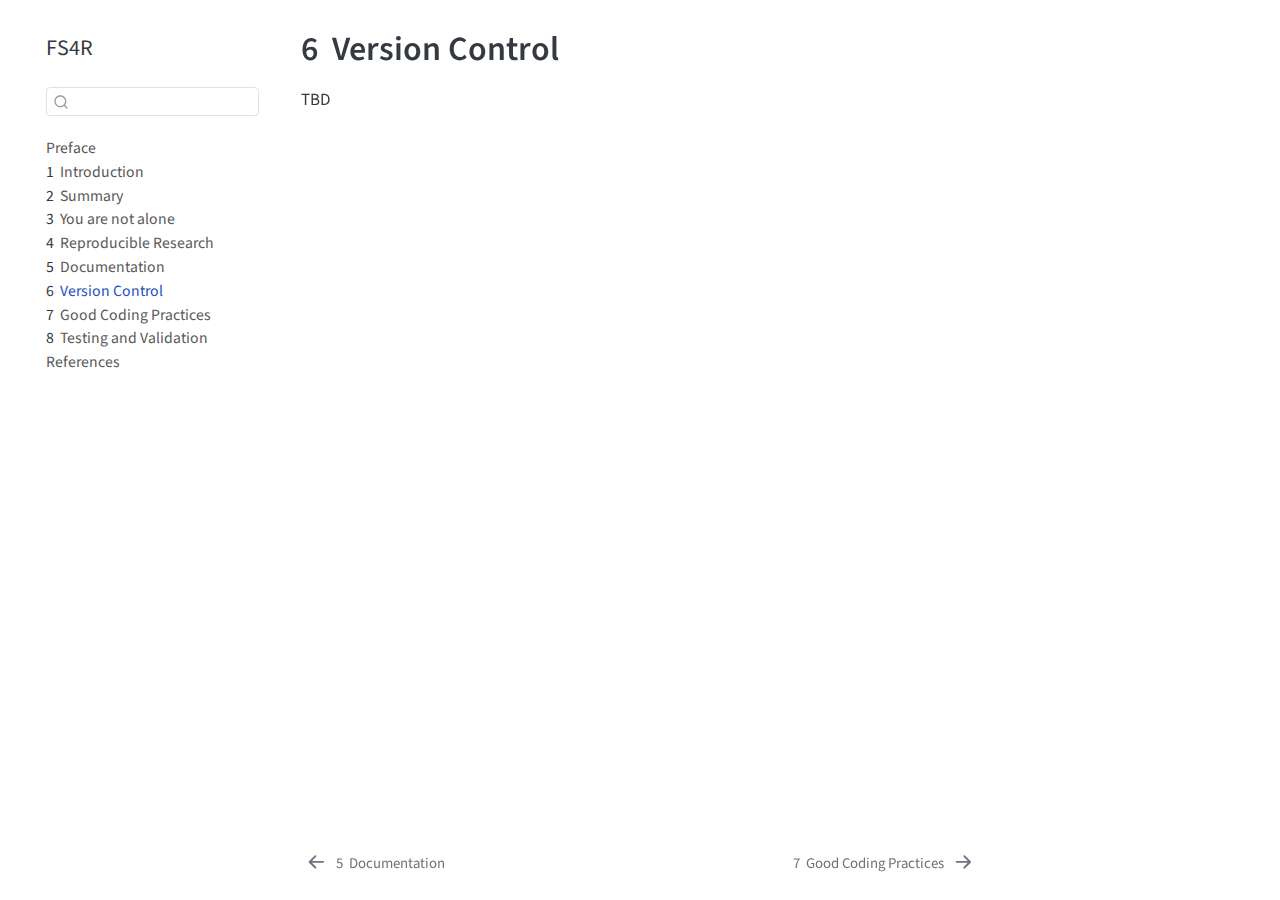
<file: versioncontrol.html>
<!DOCTYPE html>
<html xmlns="http://www.w3.org/1999/xhtml" lang="en" xml:lang="en"><head>

<meta charset="utf-8">
<meta name="generator" content="quarto-1.8.27">

<meta name="viewport" content="width=device-width, initial-scale=1.0, user-scalable=yes">


<title>6&nbsp; Version Control – FS4R</title>
<style>
code{white-space: pre-wrap;}
span.smallcaps{font-variant: small-caps;}
div.columns{display: flex; gap: min(4vw, 1.5em);}
div.column{flex: auto; overflow-x: auto;}
div.hanging-indent{margin-left: 1.5em; text-indent: -1.5em;}
ul.task-list{list-style: none;}
ul.task-list li input[type="checkbox"] {
  width: 0.8em;
  margin: 0 0.8em 0.2em -1em; /* quarto-specific, see https://github.com/quarto-dev/quarto-cli/issues/4556 */ 
  vertical-align: middle;
}
</style>


<script src="site_libs/quarto-nav/quarto-nav.js"></script>
<script src="site_libs/quarto-nav/headroom.min.js"></script>
<script src="site_libs/clipboard/clipboard.min.js"></script>
<script src="site_libs/quarto-search/autocomplete.umd.js"></script>
<script src="site_libs/quarto-search/fuse.min.js"></script>
<script src="site_libs/quarto-search/quarto-search.js"></script>
<meta name="quarto:offset" content="./">
<link href="./goodcoding.html" rel="next">
<link href="./documentation.html" rel="prev">
<script src="site_libs/quarto-html/quarto.js" type="module"></script>
<script src="site_libs/quarto-html/tabsets/tabsets.js" type="module"></script>
<script src="site_libs/quarto-html/axe/axe-check.js" type="module"></script>
<script src="site_libs/quarto-html/popper.min.js"></script>
<script src="site_libs/quarto-html/tippy.umd.min.js"></script>
<script src="site_libs/quarto-html/anchor.min.js"></script>
<link href="site_libs/quarto-html/tippy.css" rel="stylesheet">
<link href="site_libs/quarto-html/quarto-syntax-highlighting-ed96de9b727972fe78a7b5d16c58bf87.css" rel="stylesheet" id="quarto-text-highlighting-styles">
<script src="site_libs/bootstrap/bootstrap.min.js"></script>
<link href="site_libs/bootstrap/bootstrap-icons.css" rel="stylesheet">
<link href="site_libs/bootstrap/bootstrap-0dd2bd5de344125cf763a379ddc3eb04.min.css" rel="stylesheet" append-hash="true" id="quarto-bootstrap" data-mode="light">
<script id="quarto-search-options" type="application/json">{
  "location": "sidebar",
  "copy-button": false,
  "collapse-after": 3,
  "panel-placement": "start",
  "type": "textbox",
  "limit": 50,
  "keyboard-shortcut": [
    "f",
    "/",
    "s"
  ],
  "show-item-context": false,
  "language": {
    "search-no-results-text": "No results",
    "search-matching-documents-text": "matching documents",
    "search-copy-link-title": "Copy link to search",
    "search-hide-matches-text": "Hide additional matches",
    "search-more-match-text": "more match in this document",
    "search-more-matches-text": "more matches in this document",
    "search-clear-button-title": "Clear",
    "search-text-placeholder": "",
    "search-detached-cancel-button-title": "Cancel",
    "search-submit-button-title": "Submit",
    "search-label": "Search"
  }
}</script>


</head>

<body class="nav-sidebar floating quarto-light">

<div id="quarto-search-results"></div>
  <header id="quarto-header" class="headroom fixed-top">
  <nav class="quarto-secondary-nav">
    <div class="container-fluid d-flex">
      <button type="button" class="quarto-btn-toggle btn" data-bs-toggle="collapse" role="button" data-bs-target=".quarto-sidebar-collapse-item" aria-controls="quarto-sidebar" aria-expanded="false" aria-label="Toggle sidebar navigation" onclick="if (window.quartoToggleHeadroom) { window.quartoToggleHeadroom(); }">
        <i class="bi bi-layout-text-sidebar-reverse"></i>
      </button>
        <nav class="quarto-page-breadcrumbs" aria-label="breadcrumb"><ol class="breadcrumb"><li class="breadcrumb-item"><a href="./versioncontrol.html"><span class="chapter-number">6</span>&nbsp; <span class="chapter-title">Version Control</span></a></li></ol></nav>
        <a class="flex-grow-1" role="navigation" data-bs-toggle="collapse" data-bs-target=".quarto-sidebar-collapse-item" aria-controls="quarto-sidebar" aria-expanded="false" aria-label="Toggle sidebar navigation" onclick="if (window.quartoToggleHeadroom) { window.quartoToggleHeadroom(); }">      
        </a>
      <button type="button" class="btn quarto-search-button" aria-label="Search" onclick="window.quartoOpenSearch();">
        <i class="bi bi-search"></i>
      </button>
    </div>
  </nav>
</header>
<!-- content -->
<div id="quarto-content" class="quarto-container page-columns page-rows-contents page-layout-article">
<!-- sidebar -->
  <nav id="quarto-sidebar" class="sidebar collapse collapse-horizontal quarto-sidebar-collapse-item sidebar-navigation floating overflow-auto">
    <div class="pt-lg-2 mt-2 text-left sidebar-header">
    <div class="sidebar-title mb-0 py-0">
      <a href="./">FS4R</a> 
    </div>
      </div>
        <div class="mt-2 flex-shrink-0 align-items-center">
        <div class="sidebar-search">
        <div id="quarto-search" class="" title="Search"></div>
        </div>
        </div>
    <div class="sidebar-menu-container"> 
    <ul class="list-unstyled mt-1">
        <li class="sidebar-item">
  <div class="sidebar-item-container"> 
  <a href="./index.html" class="sidebar-item-text sidebar-link">
 <span class="menu-text">Preface</span></a>
  </div>
</li>
        <li class="sidebar-item">
  <div class="sidebar-item-container"> 
  <a href="./intro.html" class="sidebar-item-text sidebar-link">
 <span class="menu-text"><span class="chapter-number">1</span>&nbsp; <span class="chapter-title">Introduction</span></span></a>
  </div>
</li>
        <li class="sidebar-item">
  <div class="sidebar-item-container"> 
  <a href="./summary.html" class="sidebar-item-text sidebar-link">
 <span class="menu-text"><span class="chapter-number">2</span>&nbsp; <span class="chapter-title">Summary</span></span></a>
  </div>
</li>
        <li class="sidebar-item">
  <div class="sidebar-item-container"> 
  <a href="./yourenotalone.html" class="sidebar-item-text sidebar-link">
 <span class="menu-text"><span class="chapter-number">3</span>&nbsp; <span class="chapter-title">You are not alone</span></span></a>
  </div>
</li>
        <li class="sidebar-item">
  <div class="sidebar-item-container"> 
  <a href="./reproducible.html" class="sidebar-item-text sidebar-link">
 <span class="menu-text"><span class="chapter-number">4</span>&nbsp; <span class="chapter-title">Reproducible Research</span></span></a>
  </div>
</li>
        <li class="sidebar-item">
  <div class="sidebar-item-container"> 
  <a href="./documentation.html" class="sidebar-item-text sidebar-link">
 <span class="menu-text"><span class="chapter-number">5</span>&nbsp; <span class="chapter-title">Documentation</span></span></a>
  </div>
</li>
        <li class="sidebar-item">
  <div class="sidebar-item-container"> 
  <a href="./versioncontrol.html" class="sidebar-item-text sidebar-link active">
 <span class="menu-text"><span class="chapter-number">6</span>&nbsp; <span class="chapter-title">Version Control</span></span></a>
  </div>
</li>
        <li class="sidebar-item">
  <div class="sidebar-item-container"> 
  <a href="./goodcoding.html" class="sidebar-item-text sidebar-link">
 <span class="menu-text"><span class="chapter-number">7</span>&nbsp; <span class="chapter-title">Good Coding Practices</span></span></a>
  </div>
</li>
        <li class="sidebar-item">
  <div class="sidebar-item-container"> 
  <a href="./testing.html" class="sidebar-item-text sidebar-link">
 <span class="menu-text"><span class="chapter-number">8</span>&nbsp; <span class="chapter-title">Testing and Validation</span></span></a>
  </div>
</li>
        <li class="sidebar-item">
  <div class="sidebar-item-container"> 
  <a href="./references.html" class="sidebar-item-text sidebar-link">
 <span class="menu-text">References</span></a>
  </div>
</li>
    </ul>
    </div>
</nav>
<div id="quarto-sidebar-glass" class="quarto-sidebar-collapse-item" data-bs-toggle="collapse" data-bs-target=".quarto-sidebar-collapse-item"></div>
<!-- margin-sidebar -->
    <div id="quarto-margin-sidebar" class="sidebar margin-sidebar zindex-bottom">
        
    </div>
<!-- main -->
<main class="content" id="quarto-document-content">

<header id="title-block-header" class="quarto-title-block default">
<div class="quarto-title">
<h1 class="title"><span id="sec-versioncontrol" class="quarto-section-identifier"><span class="chapter-number">6</span>&nbsp; <span class="chapter-title">Version Control</span></span></h1>
</div>



<div class="quarto-title-meta">

    
  
    
  </div>
  


</header>


<p>TBD</p>



</main> <!-- /main -->
<script id="quarto-html-after-body" type="application/javascript">
  window.document.addEventListener("DOMContentLoaded", function (event) {
    const icon = "";
    const anchorJS = new window.AnchorJS();
    anchorJS.options = {
      placement: 'right',
      icon: icon
    };
    anchorJS.add('.anchored');
    const isCodeAnnotation = (el) => {
      for (const clz of el.classList) {
        if (clz.startsWith('code-annotation-')) {                     
          return true;
        }
      }
      return false;
    }
    const onCopySuccess = function(e) {
      // button target
      const button = e.trigger;
      // don't keep focus
      button.blur();
      // flash "checked"
      button.classList.add('code-copy-button-checked');
      var currentTitle = button.getAttribute("title");
      button.setAttribute("title", "Copied!");
      let tooltip;
      if (window.bootstrap) {
        button.setAttribute("data-bs-toggle", "tooltip");
        button.setAttribute("data-bs-placement", "left");
        button.setAttribute("data-bs-title", "Copied!");
        tooltip = new bootstrap.Tooltip(button, 
          { trigger: "manual", 
            customClass: "code-copy-button-tooltip",
            offset: [0, -8]});
        tooltip.show();    
      }
      setTimeout(function() {
        if (tooltip) {
          tooltip.hide();
          button.removeAttribute("data-bs-title");
          button.removeAttribute("data-bs-toggle");
          button.removeAttribute("data-bs-placement");
        }
        button.setAttribute("title", currentTitle);
        button.classList.remove('code-copy-button-checked');
      }, 1000);
      // clear code selection
      e.clearSelection();
    }
    const getTextToCopy = function(trigger) {
      const outerScaffold = trigger.parentElement.cloneNode(true);
      const codeEl = outerScaffold.querySelector('code');
      for (const childEl of codeEl.children) {
        if (isCodeAnnotation(childEl)) {
          childEl.remove();
        }
      }
      return codeEl.innerText;
    }
    const clipboard = new window.ClipboardJS('.code-copy-button:not([data-in-quarto-modal])', {
      text: getTextToCopy
    });
    clipboard.on('success', onCopySuccess);
    if (window.document.getElementById('quarto-embedded-source-code-modal')) {
      const clipboardModal = new window.ClipboardJS('.code-copy-button[data-in-quarto-modal]', {
        text: getTextToCopy,
        container: window.document.getElementById('quarto-embedded-source-code-modal')
      });
      clipboardModal.on('success', onCopySuccess);
    }
      var localhostRegex = new RegExp(/^(?:http|https):\/\/localhost\:?[0-9]*\//);
      var mailtoRegex = new RegExp(/^mailto:/);
        var filterRegex = new RegExp('/' + window.location.host + '/');
      var isInternal = (href) => {
          return filterRegex.test(href) || localhostRegex.test(href) || mailtoRegex.test(href);
      }
      // Inspect non-navigation links and adorn them if external
     var links = window.document.querySelectorAll('a[href]:not(.nav-link):not(.navbar-brand):not(.toc-action):not(.sidebar-link):not(.sidebar-item-toggle):not(.pagination-link):not(.no-external):not([aria-hidden]):not(.dropdown-item):not(.quarto-navigation-tool):not(.about-link)');
      for (var i=0; i<links.length; i++) {
        const link = links[i];
        if (!isInternal(link.href)) {
          // undo the damage that might have been done by quarto-nav.js in the case of
          // links that we want to consider external
          if (link.dataset.originalHref !== undefined) {
            link.href = link.dataset.originalHref;
          }
        }
      }
    function tippyHover(el, contentFn, onTriggerFn, onUntriggerFn) {
      const config = {
        allowHTML: true,
        maxWidth: 500,
        delay: 100,
        arrow: false,
        appendTo: function(el) {
            return el.parentElement;
        },
        interactive: true,
        interactiveBorder: 10,
        theme: 'quarto',
        placement: 'bottom-start',
      };
      if (contentFn) {
        config.content = contentFn;
      }
      if (onTriggerFn) {
        config.onTrigger = onTriggerFn;
      }
      if (onUntriggerFn) {
        config.onUntrigger = onUntriggerFn;
      }
      window.tippy(el, config); 
    }
    const noterefs = window.document.querySelectorAll('a[role="doc-noteref"]');
    for (var i=0; i<noterefs.length; i++) {
      const ref = noterefs[i];
      tippyHover(ref, function() {
        // use id or data attribute instead here
        let href = ref.getAttribute('data-footnote-href') || ref.getAttribute('href');
        try { href = new URL(href).hash; } catch {}
        const id = href.replace(/^#\/?/, "");
        const note = window.document.getElementById(id);
        if (note) {
          return note.innerHTML;
        } else {
          return "";
        }
      });
    }
    const xrefs = window.document.querySelectorAll('a.quarto-xref');
    const processXRef = (id, note) => {
      // Strip column container classes
      const stripColumnClz = (el) => {
        el.classList.remove("page-full", "page-columns");
        if (el.children) {
          for (const child of el.children) {
            stripColumnClz(child);
          }
        }
      }
      stripColumnClz(note)
      if (id === null || id.startsWith('sec-')) {
        // Special case sections, only their first couple elements
        const container = document.createElement("div");
        if (note.children && note.children.length > 2) {
          container.appendChild(note.children[0].cloneNode(true));
          for (let i = 1; i < note.children.length; i++) {
            const child = note.children[i];
            if (child.tagName === "P" && child.innerText === "") {
              continue;
            } else {
              container.appendChild(child.cloneNode(true));
              break;
            }
          }
          if (window.Quarto?.typesetMath) {
            window.Quarto.typesetMath(container);
          }
          return container.innerHTML
        } else {
          if (window.Quarto?.typesetMath) {
            window.Quarto.typesetMath(note);
          }
          return note.innerHTML;
        }
      } else {
        // Remove any anchor links if they are present
        const anchorLink = note.querySelector('a.anchorjs-link');
        if (anchorLink) {
          anchorLink.remove();
        }
        if (window.Quarto?.typesetMath) {
          window.Quarto.typesetMath(note);
        }
        if (note.classList.contains("callout")) {
          return note.outerHTML;
        } else {
          return note.innerHTML;
        }
      }
    }
    for (var i=0; i<xrefs.length; i++) {
      const xref = xrefs[i];
      tippyHover(xref, undefined, function(instance) {
        instance.disable();
        let url = xref.getAttribute('href');
        let hash = undefined; 
        if (url.startsWith('#')) {
          hash = url;
        } else {
          try { hash = new URL(url).hash; } catch {}
        }
        if (hash) {
          const id = hash.replace(/^#\/?/, "");
          const note = window.document.getElementById(id);
          if (note !== null) {
            try {
              const html = processXRef(id, note.cloneNode(true));
              instance.setContent(html);
            } finally {
              instance.enable();
              instance.show();
            }
          } else {
            // See if we can fetch this
            fetch(url.split('#')[0])
            .then(res => res.text())
            .then(html => {
              const parser = new DOMParser();
              const htmlDoc = parser.parseFromString(html, "text/html");
              const note = htmlDoc.getElementById(id);
              if (note !== null) {
                const html = processXRef(id, note);
                instance.setContent(html);
              } 
            }).finally(() => {
              instance.enable();
              instance.show();
            });
          }
        } else {
          // See if we can fetch a full url (with no hash to target)
          // This is a special case and we should probably do some content thinning / targeting
          fetch(url)
          .then(res => res.text())
          .then(html => {
            const parser = new DOMParser();
            const htmlDoc = parser.parseFromString(html, "text/html");
            const note = htmlDoc.querySelector('main.content');
            if (note !== null) {
              // This should only happen for chapter cross references
              // (since there is no id in the URL)
              // remove the first header
              if (note.children.length > 0 && note.children[0].tagName === "HEADER") {
                note.children[0].remove();
              }
              const html = processXRef(null, note);
              instance.setContent(html);
            } 
          }).finally(() => {
            instance.enable();
            instance.show();
          });
        }
      }, function(instance) {
      });
    }
        let selectedAnnoteEl;
        const selectorForAnnotation = ( cell, annotation) => {
          let cellAttr = 'data-code-cell="' + cell + '"';
          let lineAttr = 'data-code-annotation="' +  annotation + '"';
          const selector = 'span[' + cellAttr + '][' + lineAttr + ']';
          return selector;
        }
        const selectCodeLines = (annoteEl) => {
          const doc = window.document;
          const targetCell = annoteEl.getAttribute("data-target-cell");
          const targetAnnotation = annoteEl.getAttribute("data-target-annotation");
          const annoteSpan = window.document.querySelector(selectorForAnnotation(targetCell, targetAnnotation));
          const lines = annoteSpan.getAttribute("data-code-lines").split(",");
          const lineIds = lines.map((line) => {
            return targetCell + "-" + line;
          })
          let top = null;
          let height = null;
          let parent = null;
          if (lineIds.length > 0) {
              //compute the position of the single el (top and bottom and make a div)
              const el = window.document.getElementById(lineIds[0]);
              top = el.offsetTop;
              height = el.offsetHeight;
              parent = el.parentElement.parentElement;
            if (lineIds.length > 1) {
              const lastEl = window.document.getElementById(lineIds[lineIds.length - 1]);
              const bottom = lastEl.offsetTop + lastEl.offsetHeight;
              height = bottom - top;
            }
            if (top !== null && height !== null && parent !== null) {
              // cook up a div (if necessary) and position it 
              let div = window.document.getElementById("code-annotation-line-highlight");
              if (div === null) {
                div = window.document.createElement("div");
                div.setAttribute("id", "code-annotation-line-highlight");
                div.style.position = 'absolute';
                parent.appendChild(div);
              }
              div.style.top = top - 2 + "px";
              div.style.height = height + 4 + "px";
              div.style.left = 0;
              let gutterDiv = window.document.getElementById("code-annotation-line-highlight-gutter");
              if (gutterDiv === null) {
                gutterDiv = window.document.createElement("div");
                gutterDiv.setAttribute("id", "code-annotation-line-highlight-gutter");
                gutterDiv.style.position = 'absolute';
                const codeCell = window.document.getElementById(targetCell);
                const gutter = codeCell.querySelector('.code-annotation-gutter');
                gutter.appendChild(gutterDiv);
              }
              gutterDiv.style.top = top - 2 + "px";
              gutterDiv.style.height = height + 4 + "px";
            }
            selectedAnnoteEl = annoteEl;
          }
        };
        const unselectCodeLines = () => {
          const elementsIds = ["code-annotation-line-highlight", "code-annotation-line-highlight-gutter"];
          elementsIds.forEach((elId) => {
            const div = window.document.getElementById(elId);
            if (div) {
              div.remove();
            }
          });
          selectedAnnoteEl = undefined;
        };
          // Handle positioning of the toggle
      window.addEventListener(
        "resize",
        throttle(() => {
          elRect = undefined;
          if (selectedAnnoteEl) {
            selectCodeLines(selectedAnnoteEl);
          }
        }, 10)
      );
      function throttle(fn, ms) {
      let throttle = false;
      let timer;
        return (...args) => {
          if(!throttle) { // first call gets through
              fn.apply(this, args);
              throttle = true;
          } else { // all the others get throttled
              if(timer) clearTimeout(timer); // cancel #2
              timer = setTimeout(() => {
                fn.apply(this, args);
                timer = throttle = false;
              }, ms);
          }
        };
      }
        // Attach click handler to the DT
        const annoteDls = window.document.querySelectorAll('dt[data-target-cell]');
        for (const annoteDlNode of annoteDls) {
          annoteDlNode.addEventListener('click', (event) => {
            const clickedEl = event.target;
            if (clickedEl !== selectedAnnoteEl) {
              unselectCodeLines();
              const activeEl = window.document.querySelector('dt[data-target-cell].code-annotation-active');
              if (activeEl) {
                activeEl.classList.remove('code-annotation-active');
              }
              selectCodeLines(clickedEl);
              clickedEl.classList.add('code-annotation-active');
            } else {
              // Unselect the line
              unselectCodeLines();
              clickedEl.classList.remove('code-annotation-active');
            }
          });
        }
    const findCites = (el) => {
      const parentEl = el.parentElement;
      if (parentEl) {
        const cites = parentEl.dataset.cites;
        if (cites) {
          return {
            el,
            cites: cites.split(' ')
          };
        } else {
          return findCites(el.parentElement)
        }
      } else {
        return undefined;
      }
    };
    var bibliorefs = window.document.querySelectorAll('a[role="doc-biblioref"]');
    for (var i=0; i<bibliorefs.length; i++) {
      const ref = bibliorefs[i];
      const citeInfo = findCites(ref);
      if (citeInfo) {
        tippyHover(citeInfo.el, function() {
          var popup = window.document.createElement('div');
          citeInfo.cites.forEach(function(cite) {
            var citeDiv = window.document.createElement('div');
            citeDiv.classList.add('hanging-indent');
            citeDiv.classList.add('csl-entry');
            var biblioDiv = window.document.getElementById('ref-' + cite);
            if (biblioDiv) {
              citeDiv.innerHTML = biblioDiv.innerHTML;
            }
            popup.appendChild(citeDiv);
          });
          return popup.innerHTML;
        });
      }
    }
  });
  </script>
<nav class="page-navigation">
  <div class="nav-page nav-page-previous">
      <a href="./documentation.html" class="pagination-link" aria-label="Documentation">
        <i class="bi bi-arrow-left-short"></i> <span class="nav-page-text"><span class="chapter-number">5</span>&nbsp; <span class="chapter-title">Documentation</span></span>
      </a>          
  </div>
  <div class="nav-page nav-page-next">
      <a href="./goodcoding.html" class="pagination-link" aria-label="Good Coding Practices">
        <span class="nav-page-text"><span class="chapter-number">7</span>&nbsp; <span class="chapter-title">Good Coding Practices</span></span> <i class="bi bi-arrow-right-short"></i>
      </a>
  </div>
</nav>
</div> <!-- /content -->




</body></html>
</file>
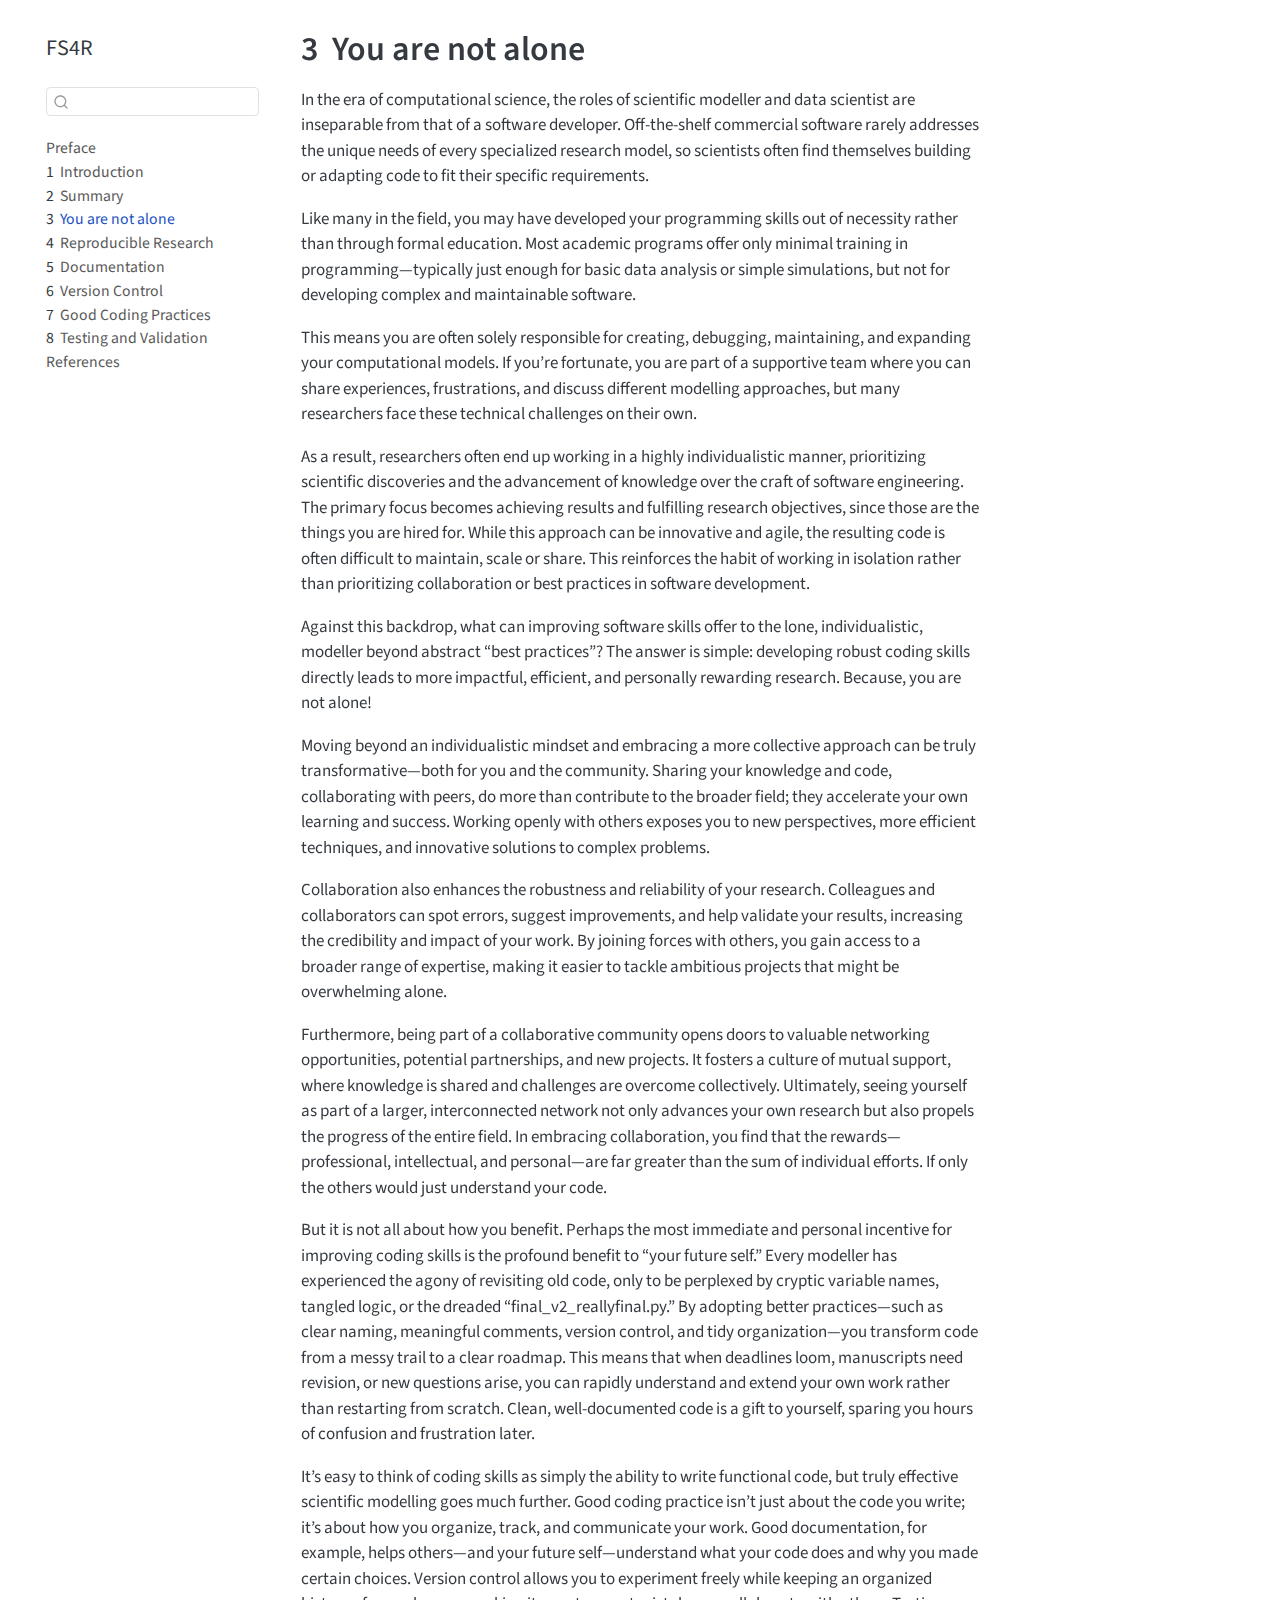
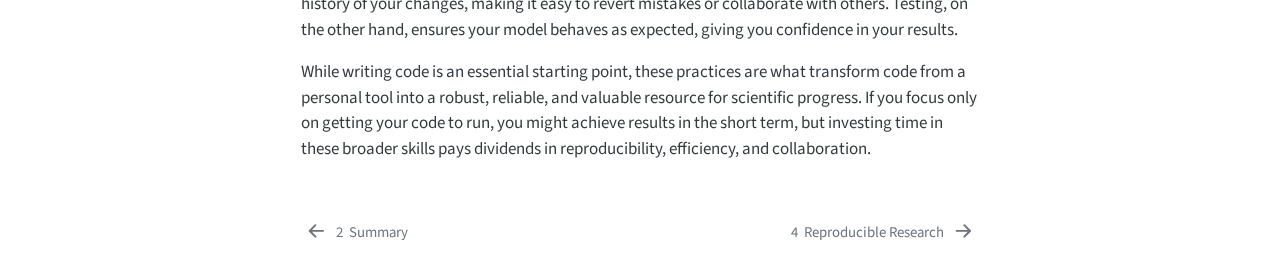
<file: yourenotalone.html>
<!DOCTYPE html>
<html xmlns="http://www.w3.org/1999/xhtml" lang="en" xml:lang="en"><head>

<meta charset="utf-8">
<meta name="generator" content="quarto-1.8.27">

<meta name="viewport" content="width=device-width, initial-scale=1.0, user-scalable=yes">


<title>3&nbsp; You are not alone – FS4R</title>
<style>
code{white-space: pre-wrap;}
span.smallcaps{font-variant: small-caps;}
div.columns{display: flex; gap: min(4vw, 1.5em);}
div.column{flex: auto; overflow-x: auto;}
div.hanging-indent{margin-left: 1.5em; text-indent: -1.5em;}
ul.task-list{list-style: none;}
ul.task-list li input[type="checkbox"] {
  width: 0.8em;
  margin: 0 0.8em 0.2em -1em; /* quarto-specific, see https://github.com/quarto-dev/quarto-cli/issues/4556 */ 
  vertical-align: middle;
}
</style>


<script src="site_libs/quarto-nav/quarto-nav.js"></script>
<script src="site_libs/quarto-nav/headroom.min.js"></script>
<script src="site_libs/clipboard/clipboard.min.js"></script>
<script src="site_libs/quarto-search/autocomplete.umd.js"></script>
<script src="site_libs/quarto-search/fuse.min.js"></script>
<script src="site_libs/quarto-search/quarto-search.js"></script>
<meta name="quarto:offset" content="./">
<link href="./reproducible.html" rel="next">
<link href="./summary.html" rel="prev">
<script src="site_libs/quarto-html/quarto.js" type="module"></script>
<script src="site_libs/quarto-html/tabsets/tabsets.js" type="module"></script>
<script src="site_libs/quarto-html/axe/axe-check.js" type="module"></script>
<script src="site_libs/quarto-html/popper.min.js"></script>
<script src="site_libs/quarto-html/tippy.umd.min.js"></script>
<script src="site_libs/quarto-html/anchor.min.js"></script>
<link href="site_libs/quarto-html/tippy.css" rel="stylesheet">
<link href="site_libs/quarto-html/quarto-syntax-highlighting-ed96de9b727972fe78a7b5d16c58bf87.css" rel="stylesheet" id="quarto-text-highlighting-styles">
<script src="site_libs/bootstrap/bootstrap.min.js"></script>
<link href="site_libs/bootstrap/bootstrap-icons.css" rel="stylesheet">
<link href="site_libs/bootstrap/bootstrap-0dd2bd5de344125cf763a379ddc3eb04.min.css" rel="stylesheet" append-hash="true" id="quarto-bootstrap" data-mode="light">
<script id="quarto-search-options" type="application/json">{
  "location": "sidebar",
  "copy-button": false,
  "collapse-after": 3,
  "panel-placement": "start",
  "type": "textbox",
  "limit": 50,
  "keyboard-shortcut": [
    "f",
    "/",
    "s"
  ],
  "show-item-context": false,
  "language": {
    "search-no-results-text": "No results",
    "search-matching-documents-text": "matching documents",
    "search-copy-link-title": "Copy link to search",
    "search-hide-matches-text": "Hide additional matches",
    "search-more-match-text": "more match in this document",
    "search-more-matches-text": "more matches in this document",
    "search-clear-button-title": "Clear",
    "search-text-placeholder": "",
    "search-detached-cancel-button-title": "Cancel",
    "search-submit-button-title": "Submit",
    "search-label": "Search"
  }
}</script>


</head>

<body class="nav-sidebar floating quarto-light">

<div id="quarto-search-results"></div>
  <header id="quarto-header" class="headroom fixed-top">
  <nav class="quarto-secondary-nav">
    <div class="container-fluid d-flex">
      <button type="button" class="quarto-btn-toggle btn" data-bs-toggle="collapse" role="button" data-bs-target=".quarto-sidebar-collapse-item" aria-controls="quarto-sidebar" aria-expanded="false" aria-label="Toggle sidebar navigation" onclick="if (window.quartoToggleHeadroom) { window.quartoToggleHeadroom(); }">
        <i class="bi bi-layout-text-sidebar-reverse"></i>
      </button>
        <nav class="quarto-page-breadcrumbs" aria-label="breadcrumb"><ol class="breadcrumb"><li class="breadcrumb-item"><a href="./yourenotalone.html"><span class="chapter-number">3</span>&nbsp; <span class="chapter-title">You are not alone</span></a></li></ol></nav>
        <a class="flex-grow-1" role="navigation" data-bs-toggle="collapse" data-bs-target=".quarto-sidebar-collapse-item" aria-controls="quarto-sidebar" aria-expanded="false" aria-label="Toggle sidebar navigation" onclick="if (window.quartoToggleHeadroom) { window.quartoToggleHeadroom(); }">      
        </a>
      <button type="button" class="btn quarto-search-button" aria-label="Search" onclick="window.quartoOpenSearch();">
        <i class="bi bi-search"></i>
      </button>
    </div>
  </nav>
</header>
<!-- content -->
<div id="quarto-content" class="quarto-container page-columns page-rows-contents page-layout-article">
<!-- sidebar -->
  <nav id="quarto-sidebar" class="sidebar collapse collapse-horizontal quarto-sidebar-collapse-item sidebar-navigation floating overflow-auto">
    <div class="pt-lg-2 mt-2 text-left sidebar-header">
    <div class="sidebar-title mb-0 py-0">
      <a href="./">FS4R</a> 
    </div>
      </div>
        <div class="mt-2 flex-shrink-0 align-items-center">
        <div class="sidebar-search">
        <div id="quarto-search" class="" title="Search"></div>
        </div>
        </div>
    <div class="sidebar-menu-container"> 
    <ul class="list-unstyled mt-1">
        <li class="sidebar-item">
  <div class="sidebar-item-container"> 
  <a href="./index.html" class="sidebar-item-text sidebar-link">
 <span class="menu-text">Preface</span></a>
  </div>
</li>
        <li class="sidebar-item">
  <div class="sidebar-item-container"> 
  <a href="./intro.html" class="sidebar-item-text sidebar-link">
 <span class="menu-text"><span class="chapter-number">1</span>&nbsp; <span class="chapter-title">Introduction</span></span></a>
  </div>
</li>
        <li class="sidebar-item">
  <div class="sidebar-item-container"> 
  <a href="./summary.html" class="sidebar-item-text sidebar-link">
 <span class="menu-text"><span class="chapter-number">2</span>&nbsp; <span class="chapter-title">Summary</span></span></a>
  </div>
</li>
        <li class="sidebar-item">
  <div class="sidebar-item-container"> 
  <a href="./yourenotalone.html" class="sidebar-item-text sidebar-link active">
 <span class="menu-text"><span class="chapter-number">3</span>&nbsp; <span class="chapter-title">You are not alone</span></span></a>
  </div>
</li>
        <li class="sidebar-item">
  <div class="sidebar-item-container"> 
  <a href="./reproducible.html" class="sidebar-item-text sidebar-link">
 <span class="menu-text"><span class="chapter-number">4</span>&nbsp; <span class="chapter-title">Reproducible Research</span></span></a>
  </div>
</li>
        <li class="sidebar-item">
  <div class="sidebar-item-container"> 
  <a href="./documentation.html" class="sidebar-item-text sidebar-link">
 <span class="menu-text"><span class="chapter-number">5</span>&nbsp; <span class="chapter-title">Documentation</span></span></a>
  </div>
</li>
        <li class="sidebar-item">
  <div class="sidebar-item-container"> 
  <a href="./versioncontrol.html" class="sidebar-item-text sidebar-link">
 <span class="menu-text"><span class="chapter-number">6</span>&nbsp; <span class="chapter-title">Version Control</span></span></a>
  </div>
</li>
        <li class="sidebar-item">
  <div class="sidebar-item-container"> 
  <a href="./goodcoding.html" class="sidebar-item-text sidebar-link">
 <span class="menu-text"><span class="chapter-number">7</span>&nbsp; <span class="chapter-title">Good Coding Practices</span></span></a>
  </div>
</li>
        <li class="sidebar-item">
  <div class="sidebar-item-container"> 
  <a href="./testing.html" class="sidebar-item-text sidebar-link">
 <span class="menu-text"><span class="chapter-number">8</span>&nbsp; <span class="chapter-title">Testing and Validation</span></span></a>
  </div>
</li>
        <li class="sidebar-item">
  <div class="sidebar-item-container"> 
  <a href="./references.html" class="sidebar-item-text sidebar-link">
 <span class="menu-text">References</span></a>
  </div>
</li>
    </ul>
    </div>
</nav>
<div id="quarto-sidebar-glass" class="quarto-sidebar-collapse-item" data-bs-toggle="collapse" data-bs-target=".quarto-sidebar-collapse-item"></div>
<!-- margin-sidebar -->
    <div id="quarto-margin-sidebar" class="sidebar margin-sidebar zindex-bottom">
        
    </div>
<!-- main -->
<main class="content" id="quarto-document-content">

<header id="title-block-header" class="quarto-title-block default">
<div class="quarto-title">
<h1 class="title"><span class="chapter-number">3</span>&nbsp; <span class="chapter-title">You are not alone</span></h1>
</div>



<div class="quarto-title-meta">

    
  
    
  </div>
  


</header>


<p>In the era of computational science, the roles of scientific modeller and data scientist are inseparable from that of a software developer. Off-the-shelf commercial software rarely addresses the unique needs of every specialized research model, so scientists often find themselves building or adapting code to fit their specific requirements.</p>
<p>Like many in the field, you may have developed your programming skills out of necessity rather than through formal education. Most academic programs offer only minimal training in programming—typically just enough for basic data analysis or simple simulations, but not for developing complex and maintainable software.</p>
<p>This means you are often solely responsible for creating, debugging, maintaining, and expanding your computational models. If you’re fortunate, you are part of a supportive team where you can share experiences, frustrations, and discuss different modelling approaches, but many researchers face these technical challenges on their own.</p>
<p>As a result, researchers often end up working in a highly individualistic manner, prioritizing scientific discoveries and the advancement of knowledge over the craft of software engineering. The primary focus becomes achieving results and fulfilling research objectives, since those are the things you are hired for. While this approach can be innovative and agile, the resulting code is often difficult to maintain, scale or share. This reinforces the habit of working in isolation rather than prioritizing collaboration or best practices in software development.</p>
<p>Against this backdrop, what can improving software skills offer to the lone, individualistic, modeller beyond abstract “best practices”? The answer is simple: developing robust coding skills directly leads to more impactful, efficient, and personally rewarding research. Because, you are not alone!</p>
<p>Moving beyond an individualistic mindset and embracing a more collective approach can be truly transformative—both for you and the community. Sharing your knowledge and code, collaborating with peers, do more than contribute to the broader field; they accelerate your own learning and success. Working openly with others exposes you to new perspectives, more efficient techniques, and innovative solutions to complex problems.</p>
<p>Collaboration also enhances the robustness and reliability of your research. Colleagues and collaborators can spot errors, suggest improvements, and help validate your results, increasing the credibility and impact of your work. By joining forces with others, you gain access to a broader range of expertise, making it easier to tackle ambitious projects that might be overwhelming alone.</p>
<p>Furthermore, being part of a collaborative community opens doors to valuable networking opportunities, potential partnerships, and new projects. It fosters a culture of mutual support, where knowledge is shared and challenges are overcome collectively. Ultimately, seeing yourself as part of a larger, interconnected network not only advances your own research but also propels the progress of the entire field. In embracing collaboration, you find that the rewards—professional, intellectual, and personal—are far greater than the sum of individual efforts. If only the others would just understand your code.</p>
<p>But it is not all about how you benefit. Perhaps the most immediate and personal incentive for improving coding skills is the profound benefit to “your future self.” Every modeller has experienced the agony of revisiting old code, only to be perplexed by cryptic variable names, tangled logic, or the dreaded “final_v2_reallyfinal.py.” By adopting better practices—such as clear naming, meaningful comments, version control, and tidy organization—you transform code from a messy trail to a clear roadmap. This means that when deadlines loom, manuscripts need revision, or new questions arise, you can rapidly understand and extend your own work rather than restarting from scratch. Clean, well-documented code is a gift to yourself, sparing you hours of confusion and frustration later.</p>
<p>It’s easy to think of coding skills as simply the ability to write functional code, but truly effective scientific modelling goes much further. Good coding practice isn’t just about the code you write; it’s about how you organize, track, and communicate your work. Good documentation, for example, helps others—and your future self—understand what your code does and why you made certain choices. Version control allows you to experiment freely while keeping an organized history of your changes, making it easy to revert mistakes or collaborate with others. Testing, on the other hand, ensures your model behaves as expected, giving you confidence in your results.</p>
<p>While writing code is an essential starting point, these practices are what transform code from a personal tool into a robust, reliable, and valuable resource for scientific progress. If you focus only on getting your code to run, you might achieve results in the short term, but investing time in these broader skills pays dividends in reproducibility, efficiency, and collaboration.</p>



</main> <!-- /main -->
<script id="quarto-html-after-body" type="application/javascript">
  window.document.addEventListener("DOMContentLoaded", function (event) {
    const icon = "";
    const anchorJS = new window.AnchorJS();
    anchorJS.options = {
      placement: 'right',
      icon: icon
    };
    anchorJS.add('.anchored');
    const isCodeAnnotation = (el) => {
      for (const clz of el.classList) {
        if (clz.startsWith('code-annotation-')) {                     
          return true;
        }
      }
      return false;
    }
    const onCopySuccess = function(e) {
      // button target
      const button = e.trigger;
      // don't keep focus
      button.blur();
      // flash "checked"
      button.classList.add('code-copy-button-checked');
      var currentTitle = button.getAttribute("title");
      button.setAttribute("title", "Copied!");
      let tooltip;
      if (window.bootstrap) {
        button.setAttribute("data-bs-toggle", "tooltip");
        button.setAttribute("data-bs-placement", "left");
        button.setAttribute("data-bs-title", "Copied!");
        tooltip = new bootstrap.Tooltip(button, 
          { trigger: "manual", 
            customClass: "code-copy-button-tooltip",
            offset: [0, -8]});
        tooltip.show();    
      }
      setTimeout(function() {
        if (tooltip) {
          tooltip.hide();
          button.removeAttribute("data-bs-title");
          button.removeAttribute("data-bs-toggle");
          button.removeAttribute("data-bs-placement");
        }
        button.setAttribute("title", currentTitle);
        button.classList.remove('code-copy-button-checked');
      }, 1000);
      // clear code selection
      e.clearSelection();
    }
    const getTextToCopy = function(trigger) {
      const outerScaffold = trigger.parentElement.cloneNode(true);
      const codeEl = outerScaffold.querySelector('code');
      for (const childEl of codeEl.children) {
        if (isCodeAnnotation(childEl)) {
          childEl.remove();
        }
      }
      return codeEl.innerText;
    }
    const clipboard = new window.ClipboardJS('.code-copy-button:not([data-in-quarto-modal])', {
      text: getTextToCopy
    });
    clipboard.on('success', onCopySuccess);
    if (window.document.getElementById('quarto-embedded-source-code-modal')) {
      const clipboardModal = new window.ClipboardJS('.code-copy-button[data-in-quarto-modal]', {
        text: getTextToCopy,
        container: window.document.getElementById('quarto-embedded-source-code-modal')
      });
      clipboardModal.on('success', onCopySuccess);
    }
      var localhostRegex = new RegExp(/^(?:http|https):\/\/localhost\:?[0-9]*\//);
      var mailtoRegex = new RegExp(/^mailto:/);
        var filterRegex = new RegExp('/' + window.location.host + '/');
      var isInternal = (href) => {
          return filterRegex.test(href) || localhostRegex.test(href) || mailtoRegex.test(href);
      }
      // Inspect non-navigation links and adorn them if external
     var links = window.document.querySelectorAll('a[href]:not(.nav-link):not(.navbar-brand):not(.toc-action):not(.sidebar-link):not(.sidebar-item-toggle):not(.pagination-link):not(.no-external):not([aria-hidden]):not(.dropdown-item):not(.quarto-navigation-tool):not(.about-link)');
      for (var i=0; i<links.length; i++) {
        const link = links[i];
        if (!isInternal(link.href)) {
          // undo the damage that might have been done by quarto-nav.js in the case of
          // links that we want to consider external
          if (link.dataset.originalHref !== undefined) {
            link.href = link.dataset.originalHref;
          }
        }
      }
    function tippyHover(el, contentFn, onTriggerFn, onUntriggerFn) {
      const config = {
        allowHTML: true,
        maxWidth: 500,
        delay: 100,
        arrow: false,
        appendTo: function(el) {
            return el.parentElement;
        },
        interactive: true,
        interactiveBorder: 10,
        theme: 'quarto',
        placement: 'bottom-start',
      };
      if (contentFn) {
        config.content = contentFn;
      }
      if (onTriggerFn) {
        config.onTrigger = onTriggerFn;
      }
      if (onUntriggerFn) {
        config.onUntrigger = onUntriggerFn;
      }
      window.tippy(el, config); 
    }
    const noterefs = window.document.querySelectorAll('a[role="doc-noteref"]');
    for (var i=0; i<noterefs.length; i++) {
      const ref = noterefs[i];
      tippyHover(ref, function() {
        // use id or data attribute instead here
        let href = ref.getAttribute('data-footnote-href') || ref.getAttribute('href');
        try { href = new URL(href).hash; } catch {}
        const id = href.replace(/^#\/?/, "");
        const note = window.document.getElementById(id);
        if (note) {
          return note.innerHTML;
        } else {
          return "";
        }
      });
    }
    const xrefs = window.document.querySelectorAll('a.quarto-xref');
    const processXRef = (id, note) => {
      // Strip column container classes
      const stripColumnClz = (el) => {
        el.classList.remove("page-full", "page-columns");
        if (el.children) {
          for (const child of el.children) {
            stripColumnClz(child);
          }
        }
      }
      stripColumnClz(note)
      if (id === null || id.startsWith('sec-')) {
        // Special case sections, only their first couple elements
        const container = document.createElement("div");
        if (note.children && note.children.length > 2) {
          container.appendChild(note.children[0].cloneNode(true));
          for (let i = 1; i < note.children.length; i++) {
            const child = note.children[i];
            if (child.tagName === "P" && child.innerText === "") {
              continue;
            } else {
              container.appendChild(child.cloneNode(true));
              break;
            }
          }
          if (window.Quarto?.typesetMath) {
            window.Quarto.typesetMath(container);
          }
          return container.innerHTML
        } else {
          if (window.Quarto?.typesetMath) {
            window.Quarto.typesetMath(note);
          }
          return note.innerHTML;
        }
      } else {
        // Remove any anchor links if they are present
        const anchorLink = note.querySelector('a.anchorjs-link');
        if (anchorLink) {
          anchorLink.remove();
        }
        if (window.Quarto?.typesetMath) {
          window.Quarto.typesetMath(note);
        }
        if (note.classList.contains("callout")) {
          return note.outerHTML;
        } else {
          return note.innerHTML;
        }
      }
    }
    for (var i=0; i<xrefs.length; i++) {
      const xref = xrefs[i];
      tippyHover(xref, undefined, function(instance) {
        instance.disable();
        let url = xref.getAttribute('href');
        let hash = undefined; 
        if (url.startsWith('#')) {
          hash = url;
        } else {
          try { hash = new URL(url).hash; } catch {}
        }
        if (hash) {
          const id = hash.replace(/^#\/?/, "");
          const note = window.document.getElementById(id);
          if (note !== null) {
            try {
              const html = processXRef(id, note.cloneNode(true));
              instance.setContent(html);
            } finally {
              instance.enable();
              instance.show();
            }
          } else {
            // See if we can fetch this
            fetch(url.split('#')[0])
            .then(res => res.text())
            .then(html => {
              const parser = new DOMParser();
              const htmlDoc = parser.parseFromString(html, "text/html");
              const note = htmlDoc.getElementById(id);
              if (note !== null) {
                const html = processXRef(id, note);
                instance.setContent(html);
              } 
            }).finally(() => {
              instance.enable();
              instance.show();
            });
          }
        } else {
          // See if we can fetch a full url (with no hash to target)
          // This is a special case and we should probably do some content thinning / targeting
          fetch(url)
          .then(res => res.text())
          .then(html => {
            const parser = new DOMParser();
            const htmlDoc = parser.parseFromString(html, "text/html");
            const note = htmlDoc.querySelector('main.content');
            if (note !== null) {
              // This should only happen for chapter cross references
              // (since there is no id in the URL)
              // remove the first header
              if (note.children.length > 0 && note.children[0].tagName === "HEADER") {
                note.children[0].remove();
              }
              const html = processXRef(null, note);
              instance.setContent(html);
            } 
          }).finally(() => {
            instance.enable();
            instance.show();
          });
        }
      }, function(instance) {
      });
    }
        let selectedAnnoteEl;
        const selectorForAnnotation = ( cell, annotation) => {
          let cellAttr = 'data-code-cell="' + cell + '"';
          let lineAttr = 'data-code-annotation="' +  annotation + '"';
          const selector = 'span[' + cellAttr + '][' + lineAttr + ']';
          return selector;
        }
        const selectCodeLines = (annoteEl) => {
          const doc = window.document;
          const targetCell = annoteEl.getAttribute("data-target-cell");
          const targetAnnotation = annoteEl.getAttribute("data-target-annotation");
          const annoteSpan = window.document.querySelector(selectorForAnnotation(targetCell, targetAnnotation));
          const lines = annoteSpan.getAttribute("data-code-lines").split(",");
          const lineIds = lines.map((line) => {
            return targetCell + "-" + line;
          })
          let top = null;
          let height = null;
          let parent = null;
          if (lineIds.length > 0) {
              //compute the position of the single el (top and bottom and make a div)
              const el = window.document.getElementById(lineIds[0]);
              top = el.offsetTop;
              height = el.offsetHeight;
              parent = el.parentElement.parentElement;
            if (lineIds.length > 1) {
              const lastEl = window.document.getElementById(lineIds[lineIds.length - 1]);
              const bottom = lastEl.offsetTop + lastEl.offsetHeight;
              height = bottom - top;
            }
            if (top !== null && height !== null && parent !== null) {
              // cook up a div (if necessary) and position it 
              let div = window.document.getElementById("code-annotation-line-highlight");
              if (div === null) {
                div = window.document.createElement("div");
                div.setAttribute("id", "code-annotation-line-highlight");
                div.style.position = 'absolute';
                parent.appendChild(div);
              }
              div.style.top = top - 2 + "px";
              div.style.height = height + 4 + "px";
              div.style.left = 0;
              let gutterDiv = window.document.getElementById("code-annotation-line-highlight-gutter");
              if (gutterDiv === null) {
                gutterDiv = window.document.createElement("div");
                gutterDiv.setAttribute("id", "code-annotation-line-highlight-gutter");
                gutterDiv.style.position = 'absolute';
                const codeCell = window.document.getElementById(targetCell);
                const gutter = codeCell.querySelector('.code-annotation-gutter');
                gutter.appendChild(gutterDiv);
              }
              gutterDiv.style.top = top - 2 + "px";
              gutterDiv.style.height = height + 4 + "px";
            }
            selectedAnnoteEl = annoteEl;
          }
        };
        const unselectCodeLines = () => {
          const elementsIds = ["code-annotation-line-highlight", "code-annotation-line-highlight-gutter"];
          elementsIds.forEach((elId) => {
            const div = window.document.getElementById(elId);
            if (div) {
              div.remove();
            }
          });
          selectedAnnoteEl = undefined;
        };
          // Handle positioning of the toggle
      window.addEventListener(
        "resize",
        throttle(() => {
          elRect = undefined;
          if (selectedAnnoteEl) {
            selectCodeLines(selectedAnnoteEl);
          }
        }, 10)
      );
      function throttle(fn, ms) {
      let throttle = false;
      let timer;
        return (...args) => {
          if(!throttle) { // first call gets through
              fn.apply(this, args);
              throttle = true;
          } else { // all the others get throttled
              if(timer) clearTimeout(timer); // cancel #2
              timer = setTimeout(() => {
                fn.apply(this, args);
                timer = throttle = false;
              }, ms);
          }
        };
      }
        // Attach click handler to the DT
        const annoteDls = window.document.querySelectorAll('dt[data-target-cell]');
        for (const annoteDlNode of annoteDls) {
          annoteDlNode.addEventListener('click', (event) => {
            const clickedEl = event.target;
            if (clickedEl !== selectedAnnoteEl) {
              unselectCodeLines();
              const activeEl = window.document.querySelector('dt[data-target-cell].code-annotation-active');
              if (activeEl) {
                activeEl.classList.remove('code-annotation-active');
              }
              selectCodeLines(clickedEl);
              clickedEl.classList.add('code-annotation-active');
            } else {
              // Unselect the line
              unselectCodeLines();
              clickedEl.classList.remove('code-annotation-active');
            }
          });
        }
    const findCites = (el) => {
      const parentEl = el.parentElement;
      if (parentEl) {
        const cites = parentEl.dataset.cites;
        if (cites) {
          return {
            el,
            cites: cites.split(' ')
          };
        } else {
          return findCites(el.parentElement)
        }
      } else {
        return undefined;
      }
    };
    var bibliorefs = window.document.querySelectorAll('a[role="doc-biblioref"]');
    for (var i=0; i<bibliorefs.length; i++) {
      const ref = bibliorefs[i];
      const citeInfo = findCites(ref);
      if (citeInfo) {
        tippyHover(citeInfo.el, function() {
          var popup = window.document.createElement('div');
          citeInfo.cites.forEach(function(cite) {
            var citeDiv = window.document.createElement('div');
            citeDiv.classList.add('hanging-indent');
            citeDiv.classList.add('csl-entry');
            var biblioDiv = window.document.getElementById('ref-' + cite);
            if (biblioDiv) {
              citeDiv.innerHTML = biblioDiv.innerHTML;
            }
            popup.appendChild(citeDiv);
          });
          return popup.innerHTML;
        });
      }
    }
  });
  </script>
<nav class="page-navigation">
  <div class="nav-page nav-page-previous">
      <a href="./summary.html" class="pagination-link" aria-label="Summary">
        <i class="bi bi-arrow-left-short"></i> <span class="nav-page-text"><span class="chapter-number">2</span>&nbsp; <span class="chapter-title">Summary</span></span>
      </a>          
  </div>
  <div class="nav-page nav-page-next">
      <a href="./reproducible.html" class="pagination-link" aria-label="Reproducible Research">
        <span class="nav-page-text"><span class="chapter-number">4</span>&nbsp; <span class="chapter-title">Reproducible Research</span></span> <i class="bi bi-arrow-right-short"></i>
      </a>
  </div>
</nav>
</div> <!-- /content -->




</body></html>
</file>
<file: site_libs/quarto-html/tippy.css>
.tippy-box[data-animation=fade][data-state=hidden]{opacity:0}[data-tippy-root]{max-width:calc(100vw - 10px)}.tippy-box{position:relative;background-color:#333;color:#fff;border-radius:4px;font-size:14px;line-height:1.4;white-space:normal;outline:0;transition-property:transform,visibility,opacity}.tippy-box[data-placement^=top]>.tippy-arrow{bottom:0}.tippy-box[data-placement^=top]>.tippy-arrow:before{bottom:-7px;left:0;border-width:8px 8px 0;border-top-color:initial;transform-origin:center top}.tippy-box[data-placement^=bottom]>.tippy-arrow{top:0}.tippy-box[data-placement^=bottom]>.tippy-arrow:before{top:-7px;left:0;border-width:0 8px 8px;border-bottom-color:initial;transform-origin:center bottom}.tippy-box[data-placement^=left]>.tippy-arrow{right:0}.tippy-box[data-placement^=left]>.tippy-arrow:before{border-width:8px 0 8px 8px;border-left-color:initial;right:-7px;transform-origin:center left}.tippy-box[data-placement^=right]>.tippy-arrow{left:0}.tippy-box[data-placement^=right]>.tippy-arrow:before{left:-7px;border-width:8px 8px 8px 0;border-right-color:initial;transform-origin:center right}.tippy-box[data-inertia][data-state=visible]{transition-timing-function:cubic-bezier(.54,1.5,.38,1.11)}.tippy-arrow{width:16px;height:16px;color:#333}.tippy-arrow:before{content:"";position:absolute;border-color:transparent;border-style:solid}.tippy-content{position:relative;padding:5px 9px;z-index:1}
</file>
<file: site_libs/quarto-html/quarto-syntax-highlighting-587c61ba64f3a5504c4d52d930310e48.css>
/* quarto syntax highlight colors */
:root {
  --quarto-hl-ot-color: #003B4F;
  --quarto-hl-at-color: #657422;
  --quarto-hl-ss-color: #20794D;
  --quarto-hl-an-color: #5E5E5E;
  --quarto-hl-fu-color: #4758AB;
  --quarto-hl-st-color: #20794D;
  --quarto-hl-cf-color: #003B4F;
  --quarto-hl-op-color: #5E5E5E;
  --quarto-hl-er-color: #AD0000;
  --quarto-hl-bn-color: #AD0000;
  --quarto-hl-al-color: #AD0000;
  --quarto-hl-va-color: #111111;
  --quarto-hl-bu-color: inherit;
  --quarto-hl-ex-color: inherit;
  --quarto-hl-pp-color: #AD0000;
  --quarto-hl-in-color: #5E5E5E;
  --quarto-hl-vs-color: #20794D;
  --quarto-hl-wa-color: #5E5E5E;
  --quarto-hl-do-color: #5E5E5E;
  --quarto-hl-im-color: #00769E;
  --quarto-hl-ch-color: #20794D;
  --quarto-hl-dt-color: #AD0000;
  --quarto-hl-fl-color: #AD0000;
  --quarto-hl-co-color: #5E5E5E;
  --quarto-hl-cv-color: #5E5E5E;
  --quarto-hl-cn-color: #8f5902;
  --quarto-hl-sc-color: #5E5E5E;
  --quarto-hl-dv-color: #AD0000;
  --quarto-hl-kw-color: #003B4F;
}

/* other quarto variables */
:root {
  --quarto-font-monospace: SFMono-Regular, Menlo, Monaco, Consolas, "Liberation Mono", "Courier New", monospace;
}

/* syntax highlight based on Pandoc's rules */
pre > code.sourceCode > span {
  color: #003B4F;
}

code.sourceCode > span {
  color: #003B4F;
}

div.sourceCode,
div.sourceCode pre.sourceCode {
  color: #003B4F;
}

/* Normal */
code span {
  color: #003B4F;
}

/* Alert */
code span.al {
  color: #AD0000;
  font-style: inherit;
}

/* Annotation */
code span.an {
  color: #5E5E5E;
  font-style: inherit;
}

/* Attribute */
code span.at {
  color: #657422;
  font-style: inherit;
}

/* BaseN */
code span.bn {
  color: #AD0000;
  font-style: inherit;
}

/* BuiltIn */
code span.bu {
  font-style: inherit;
}

/* ControlFlow */
code span.cf {
  color: #003B4F;
  font-weight: bold;
  font-style: inherit;
}

/* Char */
code span.ch {
  color: #20794D;
  font-style: inherit;
}

/* Constant */
code span.cn {
  color: #8f5902;
  font-style: inherit;
}

/* Comment */
code span.co {
  color: #5E5E5E;
  font-style: inherit;
}

/* CommentVar */
code span.cv {
  color: #5E5E5E;
  font-style: italic;
}

/* Documentation */
code span.do {
  color: #5E5E5E;
  font-style: italic;
}

/* DataType */
code span.dt {
  color: #AD0000;
  font-style: inherit;
}

/* DecVal */
code span.dv {
  color: #AD0000;
  font-style: inherit;
}

/* Error */
code span.er {
  color: #AD0000;
  font-style: inherit;
}

/* Extension */
code span.ex {
  font-style: inherit;
}

/* Float */
code span.fl {
  color: #AD0000;
  font-style: inherit;
}

/* Function */
code span.fu {
  color: #4758AB;
  font-style: inherit;
}

/* Import */
code span.im {
  color: #00769E;
  font-style: inherit;
}

/* Information */
code span.in {
  color: #5E5E5E;
  font-style: inherit;
}

/* Keyword */
code span.kw {
  color: #003B4F;
  font-weight: bold;
  font-style: inherit;
}

/* Operator */
code span.op {
  color: #5E5E5E;
  font-style: inherit;
}

/* Other */
code span.ot {
  color: #003B4F;
  font-style: inherit;
}

/* Preprocessor */
code span.pp {
  color: #AD0000;
  font-style: inherit;
}

/* SpecialChar */
code span.sc {
  color: #5E5E5E;
  font-style: inherit;
}

/* SpecialString */
code span.ss {
  color: #20794D;
  font-style: inherit;
}

/* String */
code span.st {
  color: #20794D;
  font-style: inherit;
}

/* Variable */
code span.va {
  color: #111111;
  font-style: inherit;
}

/* VerbatimString */
code span.vs {
  color: #20794D;
  font-style: inherit;
}

/* Warning */
code span.wa {
  color: #5E5E5E;
  font-style: italic;
}

.prevent-inlining {
  content: "</";
}

/*# sourceMappingURL=2dce1cc6c82594539e1579de68416b47.css.map */
</file>
<file: site_libs/quarto-html/quarto-syntax-highlighting-ed96de9b727972fe78a7b5d16c58bf87.css>
/* quarto syntax highlight colors */
:root {
  --quarto-hl-ot-color: #003B4F;
  --quarto-hl-at-color: #657422;
  --quarto-hl-ss-color: #20794D;
  --quarto-hl-an-color: #5E5E5E;
  --quarto-hl-fu-color: #4758AB;
  --quarto-hl-st-color: #20794D;
  --quarto-hl-cf-color: #003B4F;
  --quarto-hl-op-color: #5E5E5E;
  --quarto-hl-er-color: #AD0000;
  --quarto-hl-bn-color: #AD0000;
  --quarto-hl-al-color: #AD0000;
  --quarto-hl-va-color: #111111;
  --quarto-hl-bu-color: inherit;
  --quarto-hl-ex-color: inherit;
  --quarto-hl-pp-color: #AD0000;
  --quarto-hl-in-color: #5E5E5E;
  --quarto-hl-vs-color: #20794D;
  --quarto-hl-wa-color: #5E5E5E;
  --quarto-hl-do-color: #5E5E5E;
  --quarto-hl-im-color: #00769E;
  --quarto-hl-ch-color: #20794D;
  --quarto-hl-dt-color: #AD0000;
  --quarto-hl-fl-color: #AD0000;
  --quarto-hl-co-color: #5E5E5E;
  --quarto-hl-cv-color: #5E5E5E;
  --quarto-hl-cn-color: #8f5902;
  --quarto-hl-sc-color: #5E5E5E;
  --quarto-hl-dv-color: #AD0000;
  --quarto-hl-kw-color: #003B4F;
}

/* other quarto variables */
:root {
  --quarto-font-monospace: SFMono-Regular, Menlo, Monaco, Consolas, "Liberation Mono", "Courier New", monospace;
}

/* syntax highlight based on Pandoc's rules */
pre > code.sourceCode > span {
  color: #003B4F;
}

code.sourceCode > span {
  color: #003B4F;
}

div.sourceCode,
div.sourceCode pre.sourceCode {
  color: #003B4F;
}

/* Normal */
code span {
  color: #003B4F;
}

/* Alert */
code span.al {
  color: #AD0000;
  font-style: inherit;
}

/* Annotation */
code span.an {
  color: #5E5E5E;
  font-style: inherit;
}

/* Attribute */
code span.at {
  color: #657422;
  font-style: inherit;
}

/* BaseN */
code span.bn {
  color: #AD0000;
  font-style: inherit;
}

/* BuiltIn */
code span.bu {
  font-style: inherit;
}

/* ControlFlow */
code span.cf {
  color: #003B4F;
  font-weight: bold;
  font-style: inherit;
}

/* Char */
code span.ch {
  color: #20794D;
  font-style: inherit;
}

/* Constant */
code span.cn {
  color: #8f5902;
  font-style: inherit;
}

/* Comment */
code span.co {
  color: #5E5E5E;
  font-style: inherit;
}

/* CommentVar */
code span.cv {
  color: #5E5E5E;
  font-style: italic;
}

/* Documentation */
code span.do {
  color: #5E5E5E;
  font-style: italic;
}

/* DataType */
code span.dt {
  color: #AD0000;
  font-style: inherit;
}

/* DecVal */
code span.dv {
  color: #AD0000;
  font-style: inherit;
}

/* Error */
code span.er {
  color: #AD0000;
  font-style: inherit;
}

/* Extension */
code span.ex {
  font-style: inherit;
}

/* Float */
code span.fl {
  color: #AD0000;
  font-style: inherit;
}

/* Function */
code span.fu {
  color: #4758AB;
  font-style: inherit;
}

/* Import */
code span.im {
  color: #00769E;
  font-style: inherit;
}

/* Information */
code span.in {
  color: #5E5E5E;
  font-style: inherit;
}

/* Keyword */
code span.kw {
  color: #003B4F;
  font-weight: bold;
  font-style: inherit;
}

/* Operator */
code span.op {
  color: #5E5E5E;
  font-style: inherit;
}

/* Other */
code span.ot {
  color: #003B4F;
  font-style: inherit;
}

/* Preprocessor */
code span.pp {
  color: #AD0000;
  font-style: inherit;
}

/* SpecialChar */
code span.sc {
  color: #5E5E5E;
  font-style: inherit;
}

/* SpecialString */
code span.ss {
  color: #20794D;
  font-style: inherit;
}

/* String */
code span.st {
  color: #20794D;
  font-style: inherit;
}

/* Variable */
code span.va {
  color: #111111;
  font-style: inherit;
}

/* VerbatimString */
code span.vs {
  color: #20794D;
  font-style: inherit;
}

/* Warning */
code span.wa {
  color: #5E5E5E;
  font-style: italic;
}

.prevent-inlining {
  content: "</";
}

/*# sourceMappingURL=0920dd6d7437995b8cdf7429764427b1.css.map */
</file>
